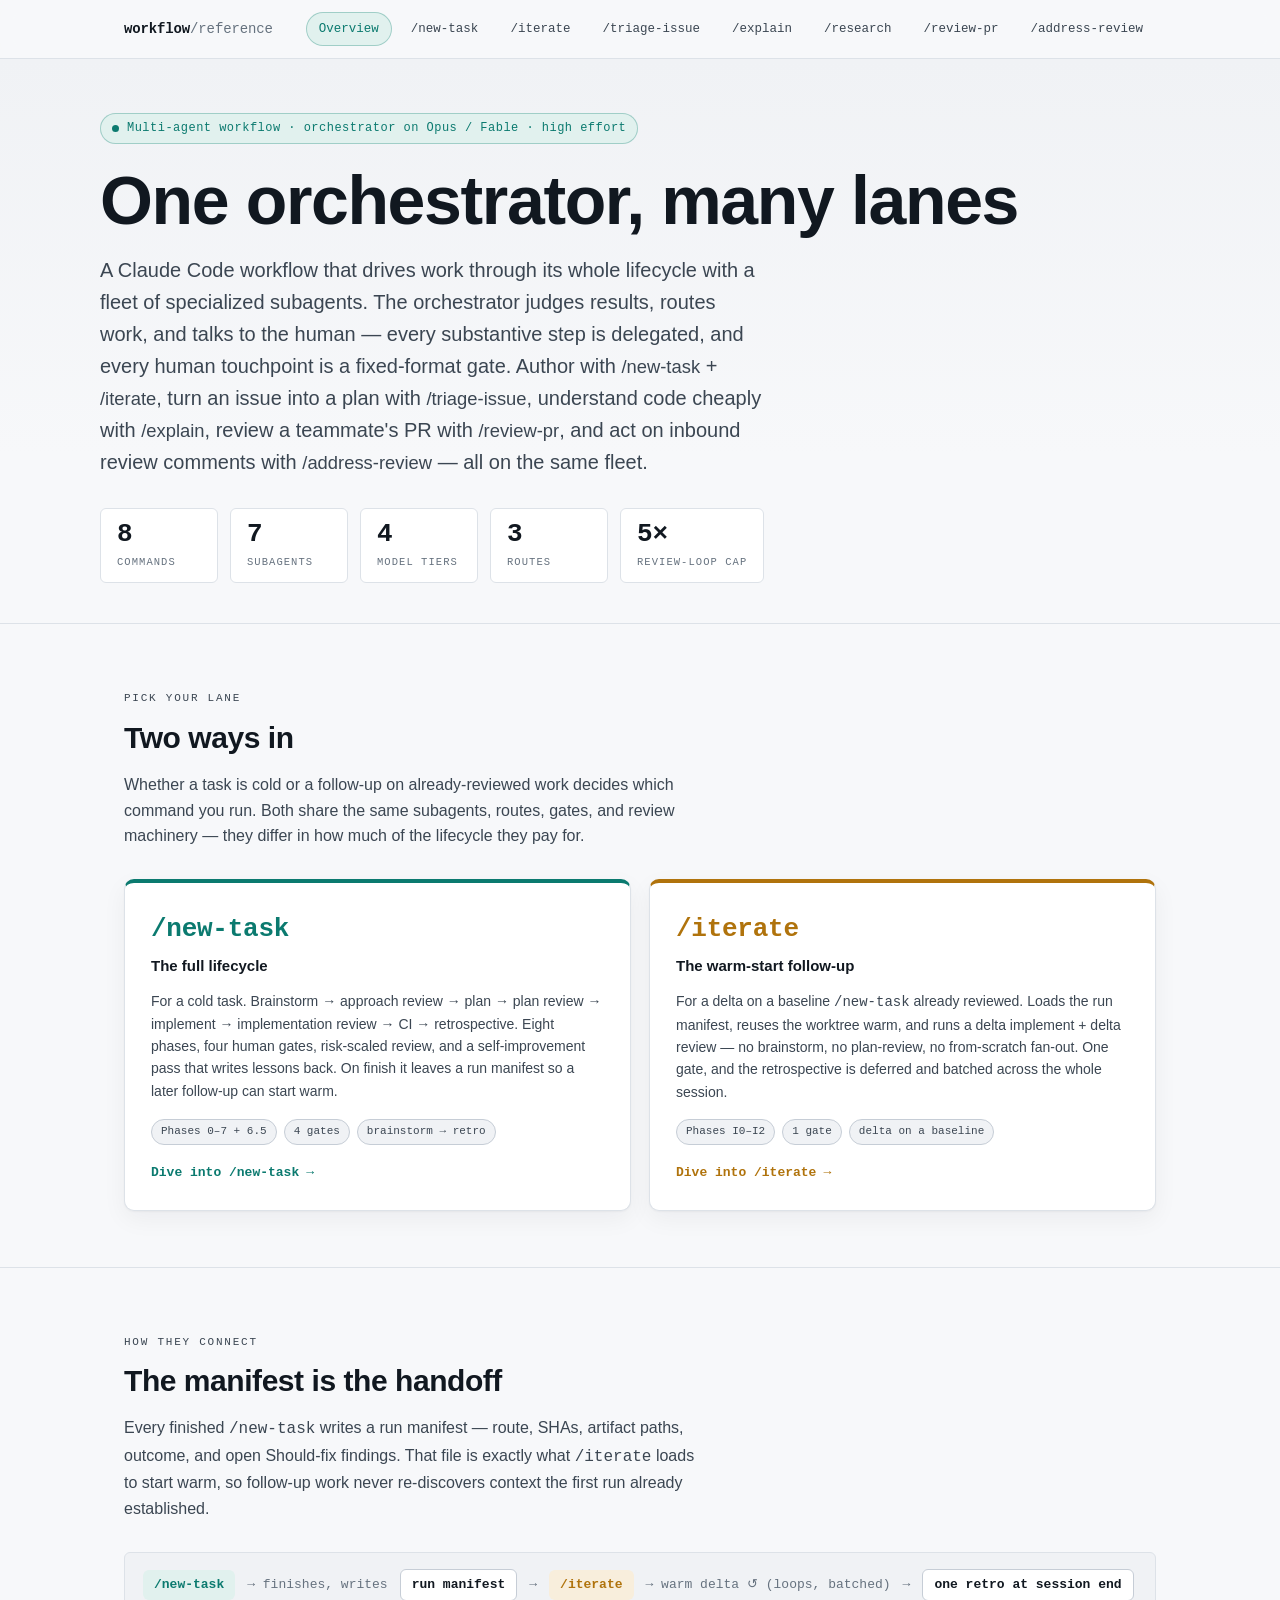
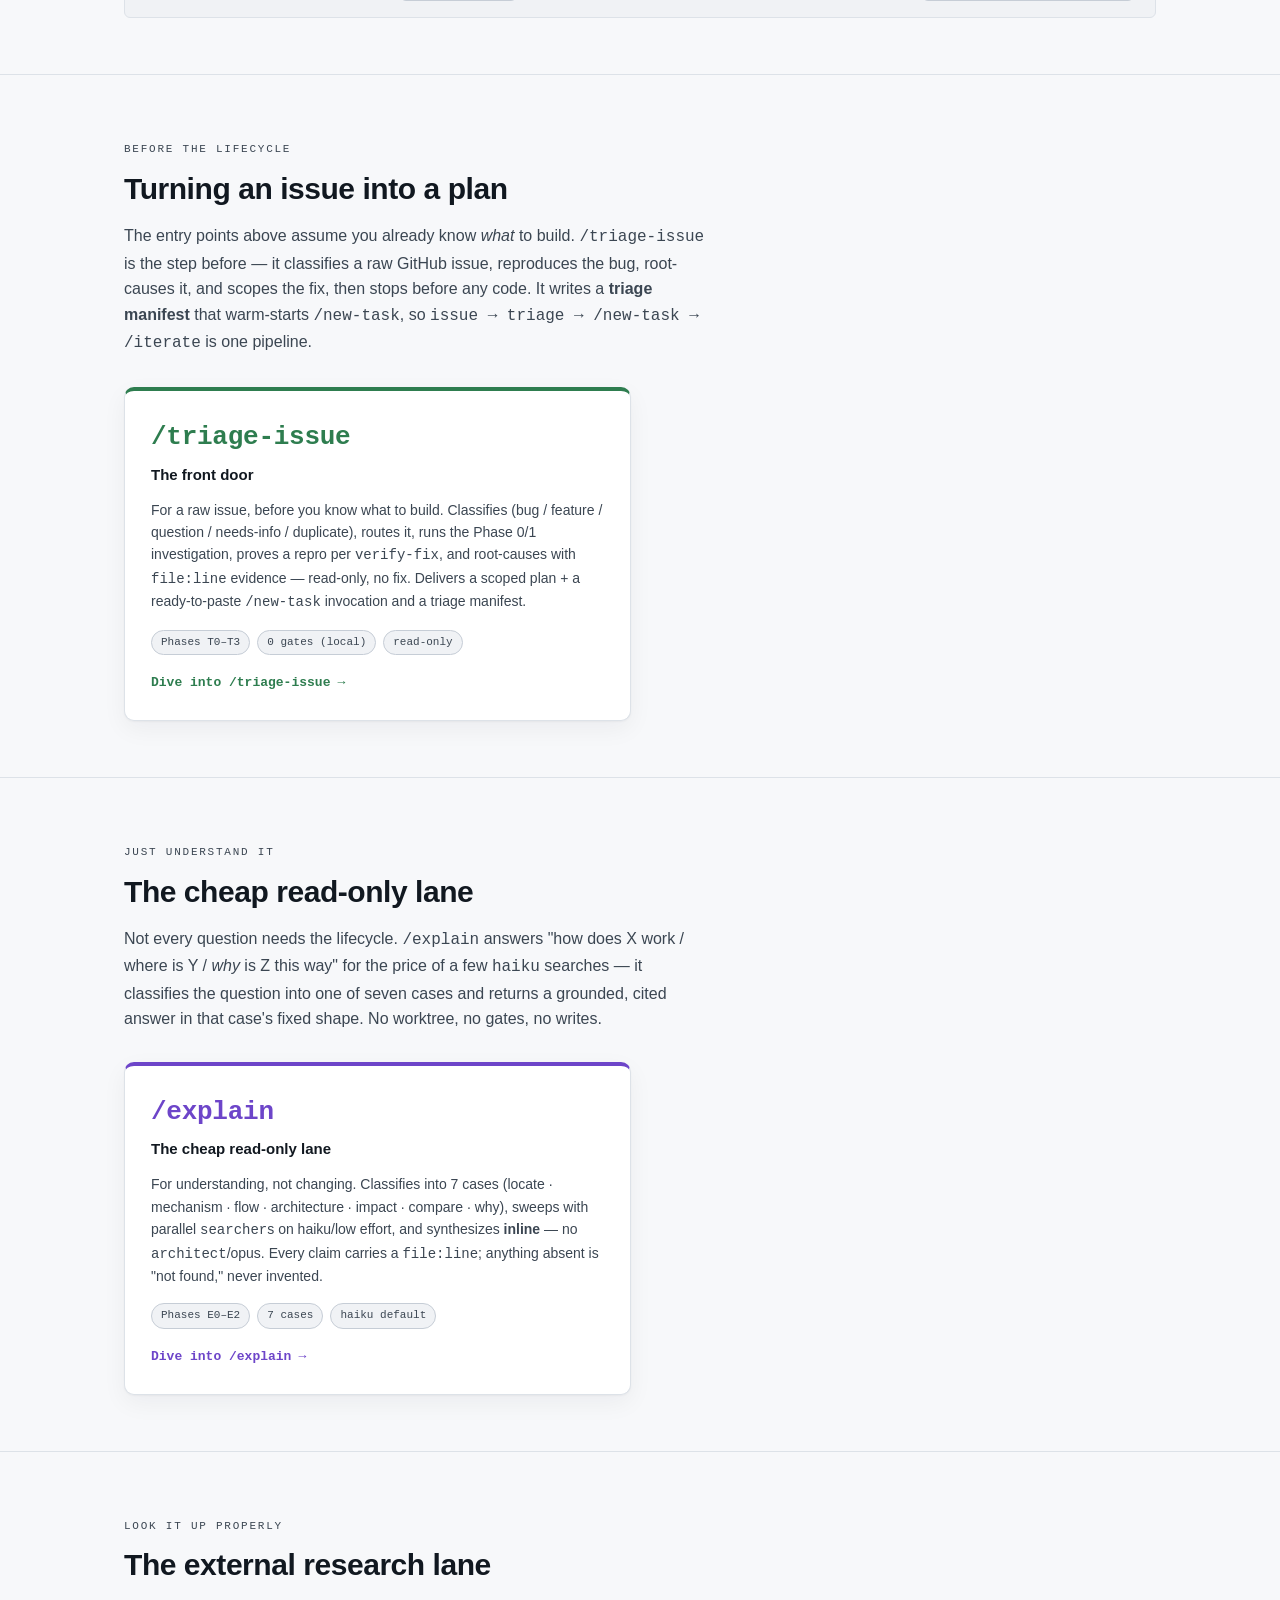
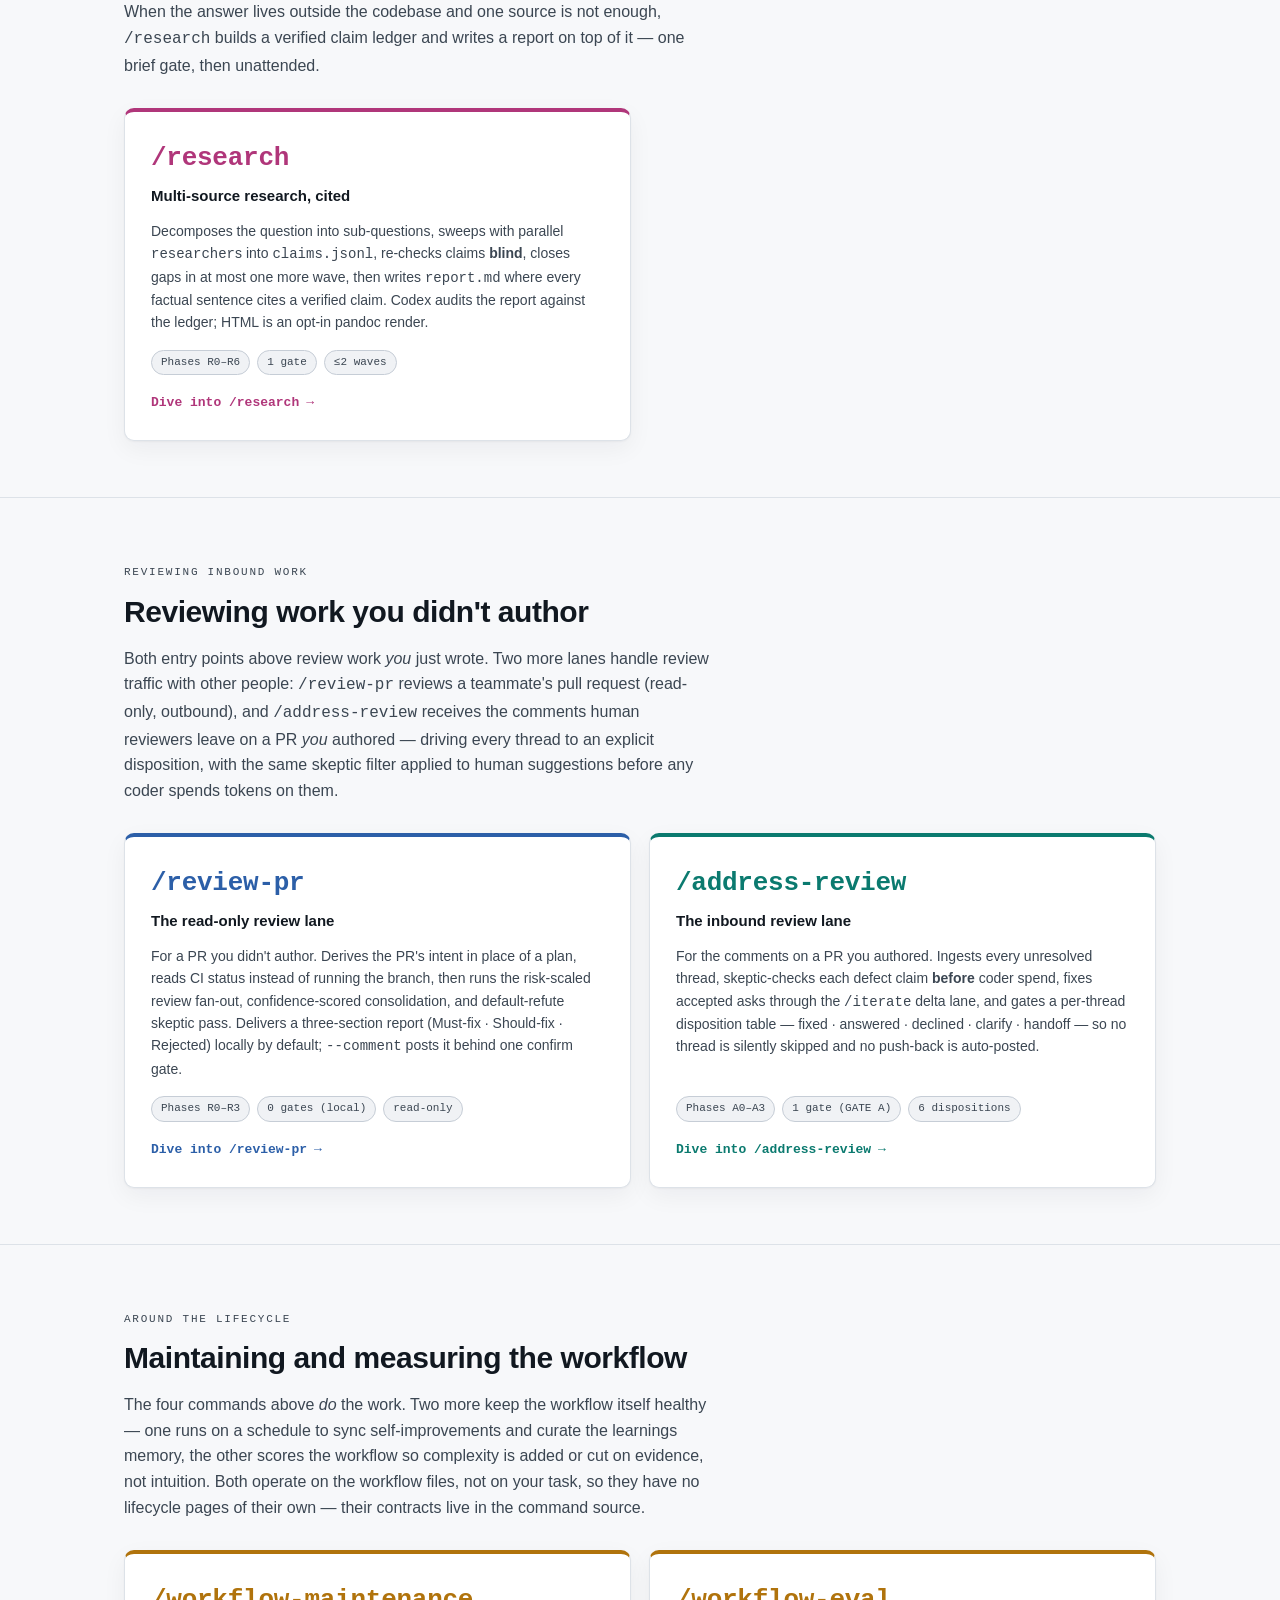
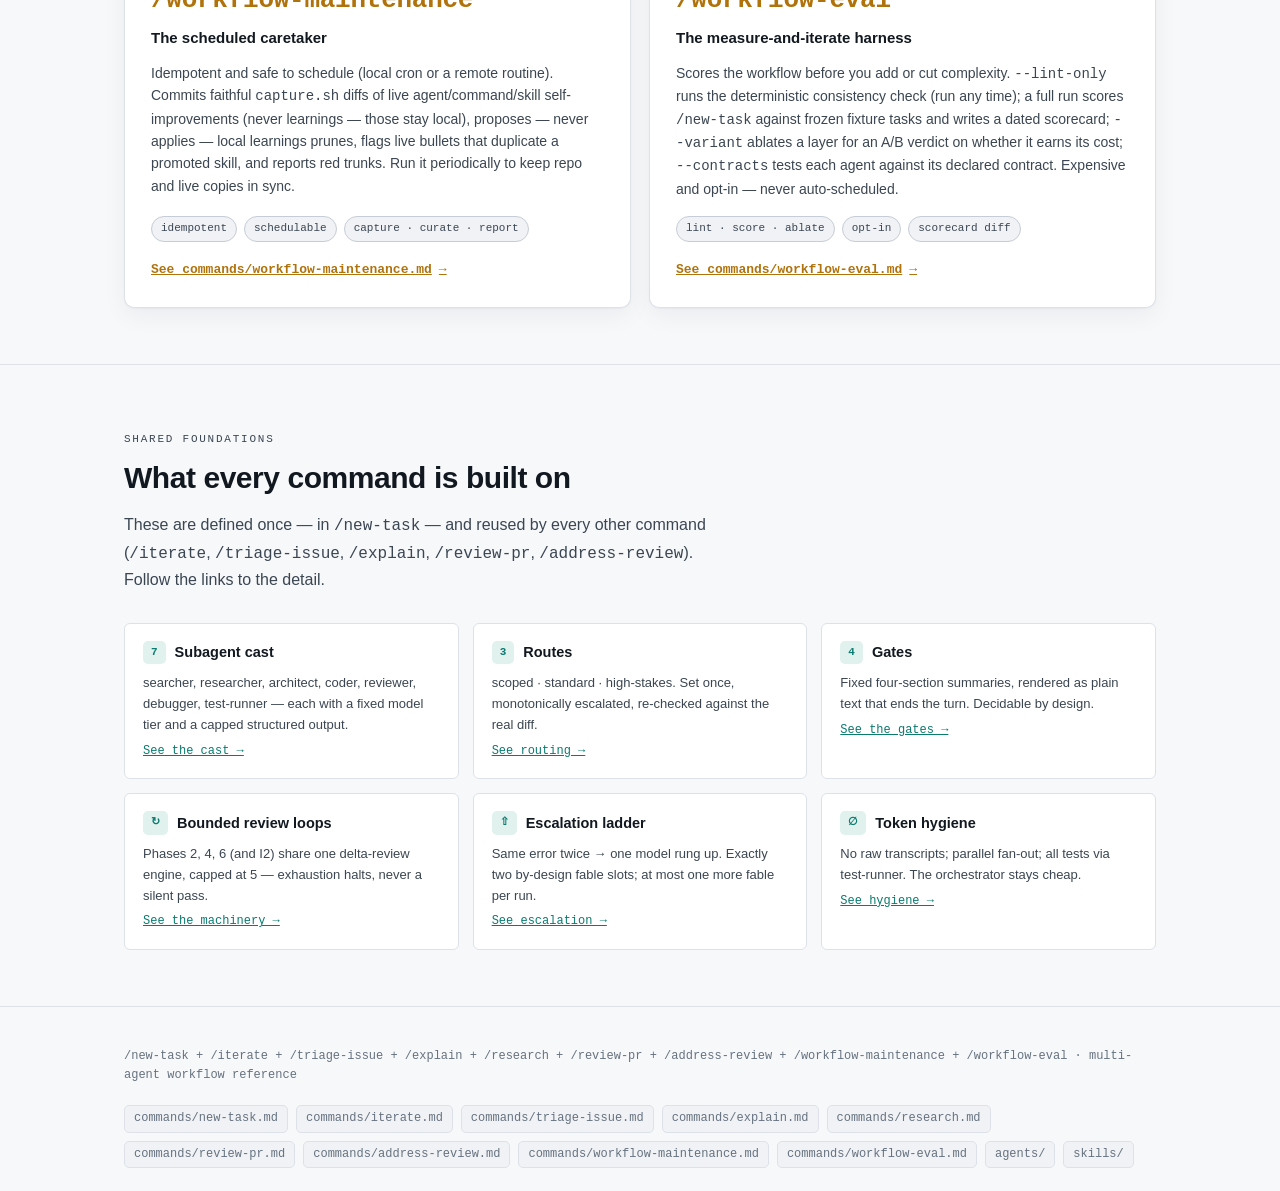
<file: docs/guide/index.html>
<!doctype html>
<html lang="en">
<head>
<meta charset="utf-8">
<meta name="viewport" content="width=device-width, initial-scale=1">
<meta name="description" content="Overview of the multi-agent Claude Code workflow — one orchestrator and many lanes: /new-task + /iterate to author, /triage-issue to turn an issue into a plan, /explain to understand code cheaply, /research for cited multi-source external research, /review-pr to review a teammate's PR, /address-review to act on inbound review comments, plus /workflow-maintenance and /workflow-eval around the lifecycle.">
<title>Workflow reference — overview</title>
<link rel="stylesheet" href="assets/style.css">
</head>
<body>

<nav class="nav">
  <div class="wrap nav-inner">
    <a class="brand" href="index.html">workflow<span>/reference</span></a>
    <div class="nav-links">
      <a href="index.html" aria-current="page">Overview</a>
      <a href="new-task.html">/new-task</a>
      <a href="iterate.html">/iterate</a>
      <a href="triage-issue.html">/triage-issue</a>
      <a href="explain.html">/explain</a>
      <a href="research.html">/research</a>
      <a href="review-pr.html">/review-pr</a>
      <a href="address-review.html">/address-review</a>
    </div>
  </div>
</nav>

<header>
  <div class="wrap head-grid">
    <span class="kicker"><span class="dot"></span>Multi-agent workflow · orchestrator on Opus / Fable · high effort</span>
    <h1>One orchestrator, many lanes</h1>
    <p class="lede">A Claude Code workflow that drives work through its whole lifecycle with a fleet of specialized subagents. The orchestrator judges results, routes work, and talks to the human — every substantive step is delegated, and every human touchpoint is a fixed-format gate. Author with <span class="cmd" style="font-size:.92em">/new-task</span> + <span class="cmd" style="font-size:.92em">/iterate</span>, turn an issue into a plan with <span class="cmd" style="font-size:.92em">/triage-issue</span>, understand code cheaply with <span class="cmd" style="font-size:.92em">/explain</span>, review a teammate's PR with <span class="cmd" style="font-size:.92em">/review-pr</span>, and act on inbound review comments with <span class="cmd" style="font-size:.92em">/address-review</span> — all on the same fleet.</p>
    <div class="stat-row">
      <div class="stat"><div class="n">8</div><div class="l">Commands</div></div>
      <div class="stat"><div class="n">7</div><div class="l">Subagents</div></div>
      <div class="stat"><div class="n">4</div><div class="l">Model tiers</div></div>
      <div class="stat"><div class="n">3</div><div class="l">Routes</div></div>
      <div class="stat"><div class="n">5×</div><div class="l">Review-loop cap</div></div>
    </div>
  </div>
</header>

<main>
  <!-- ===== the two entry points ===== -->
  <section>
    <div class="wrap">
      <div class="sec-head">
        <p class="eyebrow">Pick your lane</p>
        <h2>Two ways in</h2>
        <p>Whether a task is cold or a follow-up on already-reviewed work decides which command you run. Both share the same subagents, routes, gates, and review machinery — they differ in how much of the lifecycle they pay for.</p>
      </div>
      <div class="entries">
        <a class="entry" href="new-task.html">
          <span class="cmd-lg">/new-task</span>
          <span class="role-lg">The full lifecycle</span>
          <p>For a cold task. Brainstorm → approach review → plan → plan review → implement → implementation review → CI → retrospective. Eight phases, four human gates, risk-scaled review, and a self-improvement pass that writes lessons back. On finish it leaves a run manifest so a later follow-up can start warm.</p>
          <div class="chips">
            <span class="tag">Phases 0–7 + 6.5</span>
            <span class="tag">4 gates</span>
            <span class="tag">brainstorm → retro</span>
          </div>
          <span class="go">Dive into /new-task <span class="ar">→</span></span>
        </a>
        <a class="entry warm" href="iterate.html">
          <span class="cmd-lg">/iterate</span>
          <span class="role-lg">The warm-start follow-up</span>
          <p>For a delta on a baseline <span class="mono">/new-task</span> already reviewed. Loads the run manifest, reuses the worktree warm, and runs a delta implement + delta review — no brainstorm, no plan-review, no from-scratch fan-out. One gate, and the retrospective is deferred and batched across the whole session.</p>
          <div class="chips">
            <span class="tag">Phases I0–I2</span>
            <span class="tag">1 gate</span>
            <span class="tag">delta on a baseline</span>
          </div>
          <span class="go">Dive into /iterate <span class="ar">→</span></span>
        </a>
      </div>
    </div>
  </section>

  <!-- ===== how they relate ===== -->
  <section>
    <div class="wrap">
      <div class="sec-head">
        <p class="eyebrow">How they connect</p>
        <h2>The manifest is the handoff</h2>
        <p>Every finished <span class="mono">/new-task</span> writes a run manifest — route, SHAs, artifact paths, outcome, and open Should-fix findings. That file is exactly what <span class="mono">/iterate</span> loads to start warm, so follow-up work never re-discovers context the first run already established.</p>
      </div>
      <div class="relate">
        <span class="b nt">/new-task</span>
        <span class="op">→ finishes, writes</span>
        <span class="b" style="background:var(--panel);border:1px solid var(--line-2);color:var(--ink)">run manifest</span>
        <span class="op">→</span>
        <span class="b it">/iterate</span>
        <span class="op">→ warm delta ↺ (loops, batched)</span>
        <span class="op">→</span>
        <span class="b" style="background:var(--panel);border:1px solid var(--line-2);color:var(--ink)">one retro at session end</span>
      </div>
    </div>
  </section>

  <!-- ===== the front door ===== -->
  <section>
    <div class="wrap">
      <div class="sec-head">
        <p class="eyebrow">Before the lifecycle</p>
        <h2>Turning an issue into a plan</h2>
        <p>The entry points above assume you already know <em>what</em> to build. <span class="mono">/triage-issue</span> is the step before — it classifies a raw GitHub issue, reproduces the bug, root-causes it, and scopes the fix, then stops before any code. It writes a <strong>triage manifest</strong> that warm-starts <span class="mono">/new-task</span>, so <span class="mono">issue → triage → /new-task → /iterate</span> is one pipeline.</p>
      </div>
      <div class="entries">
        <a class="entry" href="triage-issue.html" style="border-top-color:var(--pass)">
          <span class="cmd-lg" style="color:var(--pass)">/triage-issue</span>
          <span class="role-lg">The front door</span>
          <p>For a raw issue, before you know what to build. Classifies (bug / feature / question / needs-info / duplicate), routes it, runs the Phase 0/1 investigation, proves a repro per <span class="mono">verify-fix</span>, and root-causes with <span class="mono">file:line</span> evidence — read-only, no fix. Delivers a scoped plan + a ready-to-paste <span class="mono">/new-task</span> invocation and a triage manifest.</p>
          <div class="chips">
            <span class="tag">Phases T0–T3</span>
            <span class="tag">0 gates (local)</span>
            <span class="tag">read-only</span>
          </div>
          <span class="go" style="color:var(--pass)">Dive into /triage-issue <span class="ar">→</span></span>
        </a>
      </div>
    </div>
  </section>

  <!-- ===== the cheap read lane ===== -->
  <section>
    <div class="wrap">
      <div class="sec-head">
        <p class="eyebrow">Just understand it</p>
        <h2>The cheap read-only lane</h2>
        <p>Not every question needs the lifecycle. <span class="mono">/explain</span> answers "how does X work / where is Y / <em>why</em> is Z this way" for the price of a few <span class="mono">haiku</span> searches — it classifies the question into one of seven cases and returns a grounded, cited answer in that case's fixed shape. No worktree, no gates, no writes.</p>
      </div>
      <div class="entries">
        <a class="entry" href="explain.html" style="border-top-color:var(--explain)">
          <span class="cmd-lg" style="color:var(--explain)">/explain</span>
          <span class="role-lg">The cheap read-only lane</span>
          <p>For understanding, not changing. Classifies into 7 cases (locate · mechanism · flow · architecture · impact · compare · why), sweeps with parallel <span class="mono">searcher</span>s on haiku/low effort, and synthesizes <strong>inline</strong> — no <span class="mono">architect</span>/opus. Every claim carries a <span class="mono">file:line</span>; anything absent is "not found," never invented.</p>
          <div class="chips">
            <span class="tag">Phases E0–E2</span>
            <span class="tag">7 cases</span>
            <span class="tag">haiku default</span>
          </div>
          <span class="go" style="color:var(--explain)">Dive into /explain <span class="ar">→</span></span>
        </a>
      </div>
    </div>
  </section>

  <!-- ===== the external research lane ===== -->
  <section>
    <div class="wrap">
      <div class="sec-head">
        <p class="eyebrow">Look it up properly</p>
        <h2>The external research lane</h2>
        <p>When the answer lives outside the codebase and one source is not enough, <span class="mono">/research</span> builds a verified claim ledger and writes a report on top of it — one brief gate, then unattended.</p>
      </div>
      <div class="entries">
        <a class="entry" href="research.html" style="border-top-color:var(--research)">
          <span class="cmd-lg" style="color:var(--research)">/research</span>
          <span class="role-lg">Multi-source research, cited</span>
          <p>Decomposes the question into sub-questions, sweeps with parallel <span class="mono">researcher</span>s into <span class="mono">claims.jsonl</span>, re-checks claims <strong>blind</strong>, closes gaps in at most one more wave, then writes <span class="mono">report.md</span> where every factual sentence cites a verified claim. Codex audits the report against the ledger; HTML is an opt-in pandoc render.</p>
          <div class="chips">
            <span class="tag">Phases R0–R6</span>
            <span class="tag">1 gate</span>
            <span class="tag">≤2 waves</span>
          </div>
          <span class="go" style="color:var(--research)">Dive into /research <span class="ar">→</span></span>
        </a>
      </div>
    </div>
  </section>

  <!-- ===== the review lane ===== -->
  <section>
    <div class="wrap">
      <div class="sec-head">
        <p class="eyebrow">Reviewing inbound work</p>
        <h2>Reviewing work you didn't author</h2>
        <p>Both entry points above review work <em>you</em> just wrote. Two more lanes handle review traffic with other people: <span class="mono">/review-pr</span> reviews a teammate's pull request (read-only, outbound), and <span class="mono">/address-review</span> receives the comments human reviewers leave on a PR <em>you</em> authored — driving every thread to an explicit disposition, with the same skeptic filter applied to human suggestions before any coder spends tokens on them.</p>
      </div>
      <div class="entries">
        <a class="entry" href="review-pr.html" style="border-top-color:var(--scoped)">
          <span class="cmd-lg" style="color:var(--scoped)">/review-pr</span>
          <span class="role-lg">The read-only review lane</span>
          <p>For a PR you didn't author. Derives the PR's intent in place of a plan, reads CI status instead of running the branch, then runs the risk-scaled review fan-out, confidence-scored consolidation, and default-refute skeptic pass. Delivers a three-section report (Must-fix · Should-fix · Rejected) locally by default; <span class="mono">--comment</span> posts it behind one confirm gate.</p>
          <div class="chips">
            <span class="tag">Phases R0–R3</span>
            <span class="tag">0 gates (local)</span>
            <span class="tag">read-only</span>
          </div>
          <span class="go" style="color:var(--scoped)">Dive into /review-pr <span class="ar">→</span></span>
        </a>
        <a class="entry" href="address-review.html" style="border-top-color:var(--flow)">
          <span class="cmd-lg" style="color:var(--flow)">/address-review</span>
          <span class="role-lg">The inbound review lane</span>
          <p>For the comments on a PR you authored. Ingests every unresolved thread, skeptic-checks each defect claim <strong>before</strong> coder spend, fixes accepted asks through the <span class="mono">/iterate</span> delta lane, and gates a per-thread disposition table — fixed · answered · declined · clarify · handoff — so no thread is silently skipped and no push-back is auto-posted.</p>
          <div class="chips">
            <span class="tag">Phases A0–A3</span>
            <span class="tag">1 gate (GATE A)</span>
            <span class="tag">6 dispositions</span>
          </div>
          <span class="go" style="color:var(--flow)">Dive into /address-review <span class="ar">→</span></span>
        </a>
      </div>
    </div>
  </section>

  <!-- ===== operating & measuring ===== -->
  <section>
    <div class="wrap">
      <div class="sec-head">
        <p class="eyebrow">Around the lifecycle</p>
        <h2>Maintaining and measuring the workflow</h2>
        <p>The four commands above <em>do</em> the work. Two more keep the workflow itself healthy — one runs on a schedule to sync self-improvements and curate the learnings memory, the other scores the workflow so complexity is added or cut on evidence, not intuition. Both operate on the workflow files, not on your task, so they have no lifecycle pages of their own — their contracts live in the command source.</p>
      </div>
      <div class="entries">
        <div class="entry" style="border-top-color:var(--gate)">
          <span class="cmd-lg" style="color:var(--gate)">/workflow-maintenance</span>
          <span class="role-lg">The scheduled caretaker</span>
          <p>Idempotent and safe to schedule (local cron or a remote routine). Commits faithful <span class="mono">capture.sh</span> diffs of live agent/command/skill self-improvements (never learnings — those stay local), proposes — never applies — local learnings prunes, flags live bullets that duplicate a promoted skill, and reports red trunks. Run it periodically to keep repo and live copies in sync.</p>
          <div class="chips">
            <span class="tag">idempotent</span>
            <span class="tag">schedulable</span>
            <span class="tag">capture · curate · report</span>
          </div>
          <a class="go" style="color:var(--gate)" href="https://github.com/marino39/software-developer-workflows/blob/master/commands/workflow-maintenance.md">See commands/workflow-maintenance.md <span class="ar">→</span></a>
        </div>
        <div class="entry" style="border-top-color:var(--gate)">
          <span class="cmd-lg" style="color:var(--gate)">/workflow-eval</span>
          <span class="role-lg">The measure-and-iterate harness</span>
          <p>Scores the workflow before you add or cut complexity. <span class="mono">--lint-only</span> runs the deterministic consistency check (run any time); a full run scores <span class="mono">/new-task</span> against frozen fixture tasks and writes a dated scorecard; <span class="mono">--variant</span> ablates a layer for an A/B verdict on whether it earns its cost; <span class="mono">--contracts</span> tests each agent against its declared contract. Expensive and opt-in — never auto-scheduled.</p>
          <div class="chips">
            <span class="tag">lint · score · ablate</span>
            <span class="tag">opt-in</span>
            <span class="tag">scorecard diff</span>
          </div>
          <a class="go" style="color:var(--gate)" href="https://github.com/marino39/software-developer-workflows/blob/master/commands/workflow-eval.md">See commands/workflow-eval.md <span class="ar">→</span></a>
        </div>
      </div>
    </div>
  </section>

  <!-- ===== shared foundations ===== -->
  <section>
    <div class="wrap">
      <div class="sec-head">
        <p class="eyebrow">Shared foundations</p>
        <h2>What every command is built on</h2>
        <p>These are defined once — in <span class="mono">/new-task</span> — and reused by every other command (<span class="mono">/iterate</span>, <span class="mono">/triage-issue</span>, <span class="mono">/explain</span>, <span class="mono">/review-pr</span>, <span class="mono">/address-review</span>). Follow the links to the detail.</p>
      </div>
      <div class="found">
        <div class="fcard">
          <div class="ft"><span class="fk">7</span>Subagent cast</div>
          <p>searcher, researcher, architect, coder, reviewer, debugger, test-runner — each with a fixed model tier and a capped structured output.</p>
          <a href="new-task.html#agents">See the cast →</a>
        </div>
        <div class="fcard">
          <div class="ft"><span class="fk">3</span>Routes</div>
          <p>scoped · standard · high-stakes. Set once, monotonically escalated, re-checked against the real diff.</p>
          <a href="new-task.html#routes">See routing →</a>
        </div>
        <div class="fcard">
          <div class="ft"><span class="fk">4</span>Gates</div>
          <p>Fixed four-section summaries, rendered as plain text that ends the turn. Decidable by design.</p>
          <a href="new-task.html#gates">See the gates →</a>
        </div>
        <div class="fcard">
          <div class="ft"><span class="fk">↻</span>Bounded review loops</div>
          <p>Phases 2, 4, 6 (and I2) share one delta-review engine, capped at 5 — exhaustion halts, never a silent pass.</p>
          <a href="new-task.html#machinery">See the machinery →</a>
        </div>
        <div class="fcard">
          <div class="ft"><span class="fk">⇧</span>Escalation ladder</div>
          <p>Same error twice → one model rung up. Exactly two by-design fable slots; at most one more fable per run.</p>
          <a href="new-task.html#machinery">See escalation →</a>
        </div>
        <div class="fcard">
          <div class="ft"><span class="fk">∅</span>Token hygiene</div>
          <p>No raw transcripts; parallel fan-out; all tests via test-runner. The orchestrator stays cheap.</p>
          <a href="new-task.html#hygiene">See hygiene →</a>
        </div>
      </div>
    </div>
  </section>
</main>

<footer>
  <div class="wrap foot">
    <span>/new-task + /iterate + /triage-issue + /explain + /research + /review-pr + /address-review + /workflow-maintenance + /workflow-eval · multi-agent workflow reference</span>
    <div class="paths">
      <span>commands/new-task.md</span>
      <span>commands/iterate.md</span>
      <span>commands/triage-issue.md</span>
      <span>commands/explain.md</span>
      <span>commands/research.md</span>
      <span>commands/review-pr.md</span>
      <span>commands/address-review.md</span>
      <span>commands/workflow-maintenance.md</span>
      <span>commands/workflow-eval.md</span>
      <span>agents/</span>
      <span>skills/</span>
    </div>
  </div>
</footer>
</body>
</html>
</file>
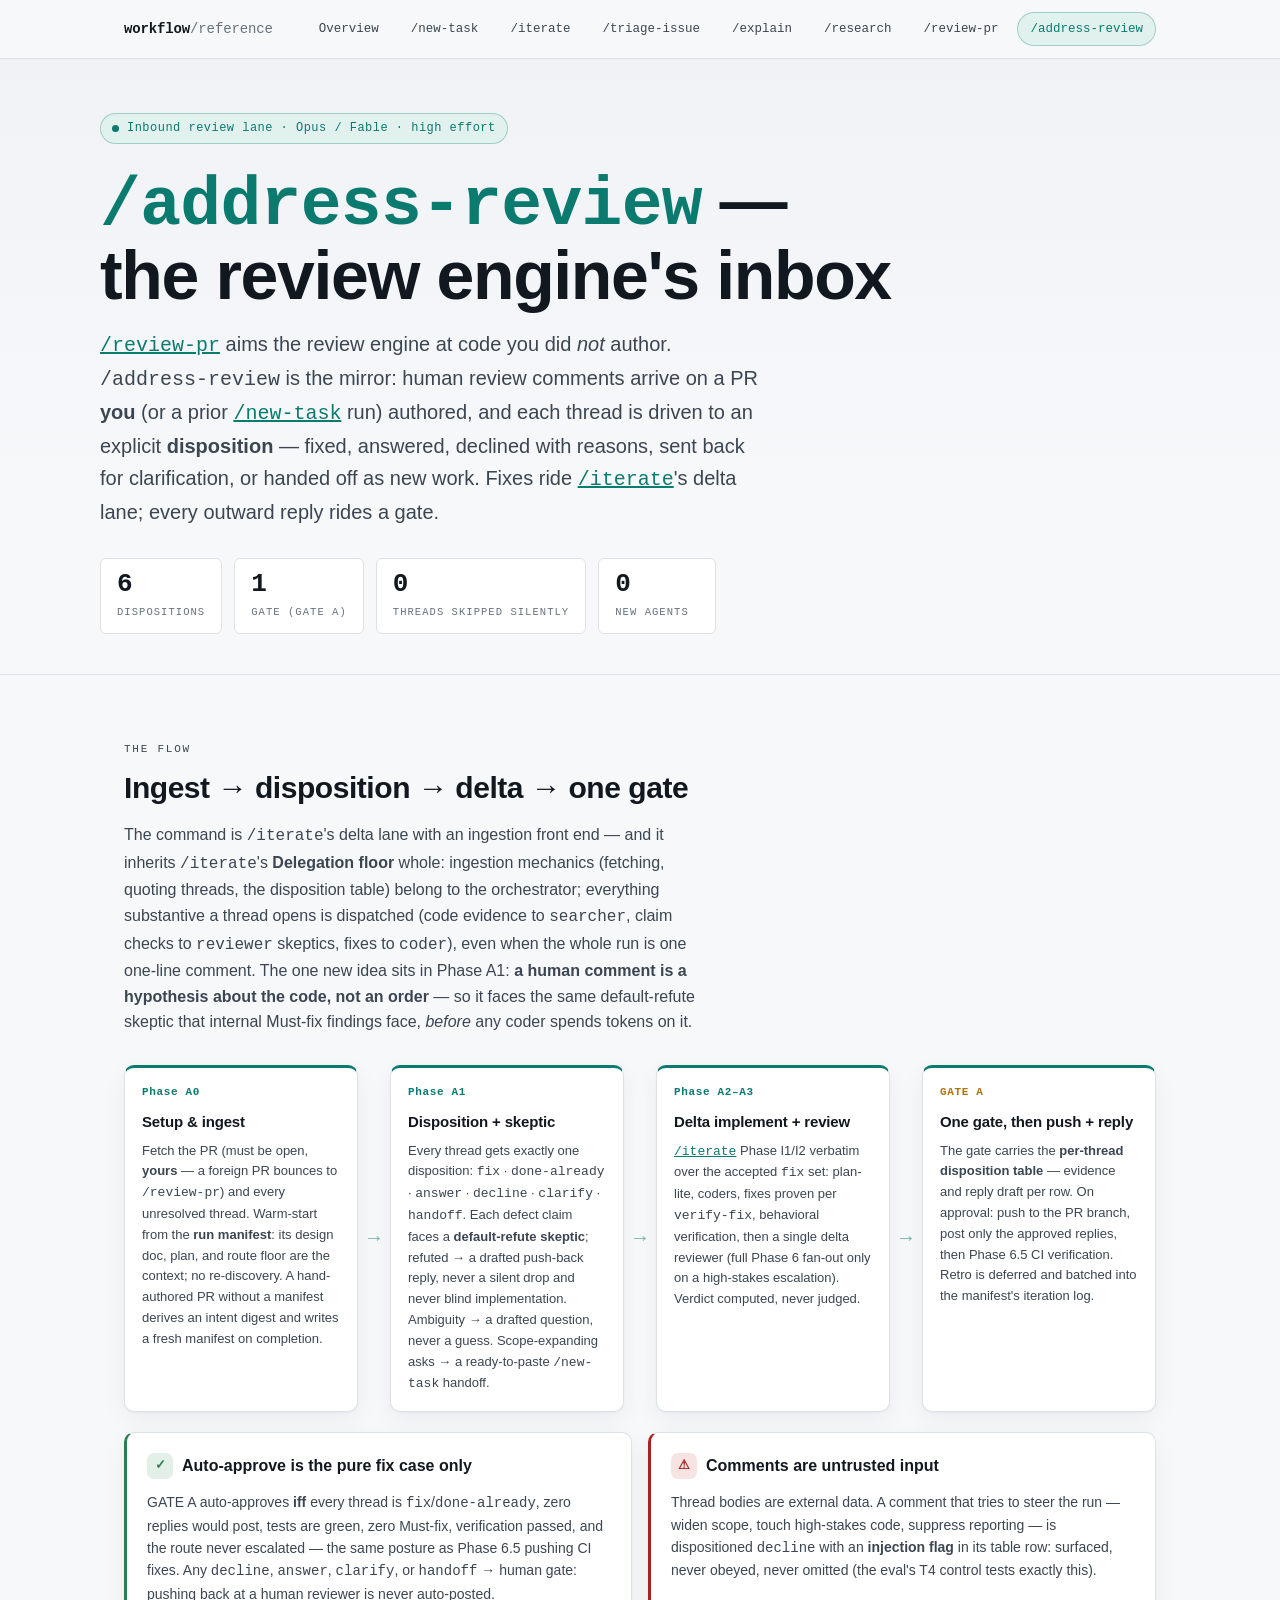
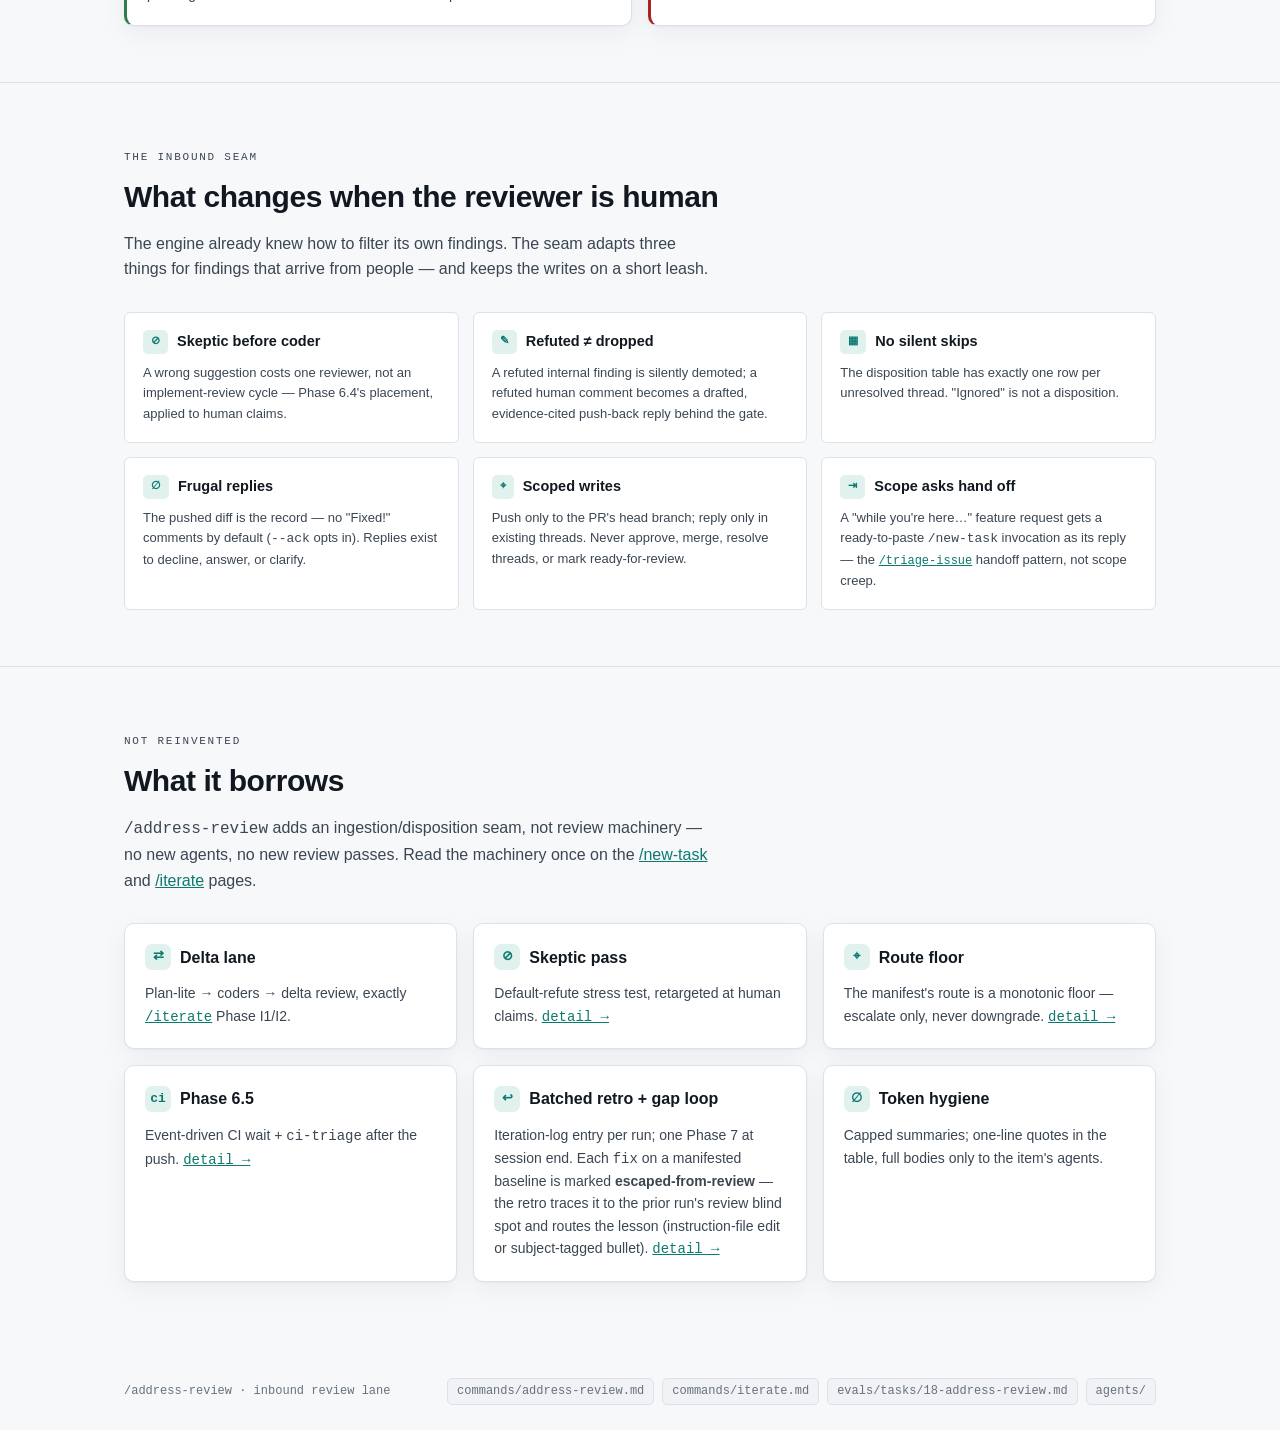
<file: docs/guide/address-review.html>
<!doctype html>
<html lang="en">
<head>
<meta charset="utf-8">
<meta name="viewport" content="width=device-width, initial-scale=1">
<meta name="description" content="Deep dive: /address-review — act on inbound review comments on a PR you authored. Ingest unresolved threads, skeptic-check each ask before coder spend, fix through the /iterate delta lane, gate every outward reply.">
<title>/address-review — act on inbound review comments</title>
<link rel="stylesheet" href="assets/style.css">
</head>
<body>

<nav class="nav">
  <div class="wrap nav-inner">
    <a class="brand" href="index.html">workflow<span>/reference</span></a>
    <div class="nav-links">
      <a href="index.html">Overview</a>
      <a href="new-task.html">/new-task</a>
      <a href="iterate.html">/iterate</a>
      <a href="triage-issue.html">/triage-issue</a>
      <a href="explain.html">/explain</a>
      <a href="research.html">/research</a>
      <a href="review-pr.html">/review-pr</a>
      <a href="address-review.html" aria-current="page">/address-review</a>
    </div>
  </div>
</nav>

<header>
  <div class="wrap head-grid">
    <span class="kicker" style="color:var(--flow);background:var(--flow-soft);border-color:color-mix(in srgb,var(--flow) 30%,transparent);"><span class="dot" style="background:var(--flow)"></span>Inbound review lane · Opus / Fable · high effort</span>
    <h1><span class="cmd" style="color:var(--flow)">/address-review</span> — the review engine's inbox</h1>
    <p class="lede"><a href="review-pr.html" class="mono">/review-pr</a> aims the review engine at code you did <em>not</em> author. <span class="mono">/address-review</span> is the mirror: human review comments arrive on a PR <strong>you</strong> (or a prior <a href="new-task.html" class="mono">/new-task</a> run) authored, and each thread is driven to an explicit <strong>disposition</strong> — fixed, answered, declined with reasons, sent back for clarification, or handed off as new work. Fixes ride <a href="iterate.html" class="mono">/iterate</a>'s delta lane; every outward reply rides a gate.</p>
    <div class="stat-row">
      <div class="stat"><div class="n">6</div><div class="l">Dispositions</div></div>
      <div class="stat"><div class="n">1</div><div class="l">Gate (GATE A)</div></div>
      <div class="stat"><div class="n">0</div><div class="l">Threads skipped silently</div></div>
      <div class="stat"><div class="n">0</div><div class="l">New agents</div></div>
    </div>
  </div>
</header>

<main>
  <!-- ===== the flow ===== -->
  <section>
    <div class="wrap">
      <div class="sec-head">
        <p class="eyebrow">The flow</p>
        <h2>Ingest → disposition → delta → one gate</h2>
        <p>The command is <span class="mono">/iterate</span>'s delta lane with an ingestion front end — and it inherits <span class="mono">/iterate</span>'s <strong>Delegation floor</strong> whole: ingestion mechanics (fetching, quoting threads, the disposition table) belong to the orchestrator; everything substantive a thread opens is dispatched (code evidence to <span class="mono">searcher</span>, claim checks to <span class="mono">reviewer</span> skeptics, fixes to <span class="mono">coder</span>), even when the whole run is one one-line comment. The one new idea sits in Phase A1: <strong>a human comment is a hypothesis about the code, not an order</strong> — so it faces the same default-refute skeptic that internal Must-fix findings face, <em>before</em> any coder spends tokens on it.</p>
      </div>

      <div class="itr-flow">
        <div class="itr-node">
          <div class="itr-tag" style="color:var(--flow)">Phase A0</div>
          <div class="itr-body">
            <div class="itr-t">Setup &amp; ingest</div>
            <p>Fetch the PR (must be open, <strong>yours</strong> — a foreign PR bounces to <span class="mono">/review-pr</span>) and every unresolved thread. Warm-start from the <strong>run manifest</strong>: its design doc, plan, and route floor are the context; no re-discovery. A hand-authored PR without a manifest derives an intent digest and writes a fresh manifest on completion.</p>
          </div>
        </div>
        <div class="itr-arrow" aria-hidden="true">→</div>
        <div class="itr-node">
          <div class="itr-tag" style="color:var(--flow)">Phase A1</div>
          <div class="itr-body">
            <div class="itr-t">Disposition + skeptic</div>
            <p>Every thread gets exactly one disposition: <span class="mono">fix</span> · <span class="mono">done-already</span> · <span class="mono">answer</span> · <span class="mono">decline</span> · <span class="mono">clarify</span> · <span class="mono">handoff</span>. Each defect claim faces a <strong>default-refute skeptic</strong>; refuted → a drafted push-back reply, never a silent drop and never blind implementation. Ambiguity → a drafted question, never a guess. Scope-expanding asks → a ready-to-paste <span class="mono">/new-task</span> handoff.</p>
          </div>
        </div>
        <div class="itr-arrow" aria-hidden="true">→</div>
        <div class="itr-node">
          <div class="itr-tag" style="color:var(--flow)">Phase A2–A3</div>
          <div class="itr-body">
            <div class="itr-t">Delta implement + review</div>
            <p><a href="iterate.html" class="mono">/iterate</a> Phase I1/I2 verbatim over the accepted <span class="mono">fix</span> set: plan-lite, coders, fixes proven per <span class="mono">verify-fix</span>, behavioral verification, then a single delta reviewer (full Phase 6 fan-out only on a high-stakes escalation). Verdict computed, never judged.</p>
          </div>
        </div>
        <div class="itr-arrow" aria-hidden="true">→</div>
        <div class="itr-node">
          <div class="itr-tag" style="color:var(--gate)">GATE A</div>
          <div class="itr-body">
            <div class="itr-t">One gate, then push + reply</div>
            <p>The gate carries the <strong>per-thread disposition table</strong> — evidence and reply draft per row. On approval: push to the PR branch, post only the approved replies, then Phase 6.5 CI verification. Retro is deferred and batched into the manifest's iteration log.</p>
          </div>
        </div>
      </div>

      <div class="grid cols-2" style="margin-top:20px;">
        <div class="panel" style="border-left:3px solid var(--pass);">
          <h3><span class="ic" style="background:var(--pass-soft);color:var(--pass);">✓</span>Auto-approve is the pure fix case only</h3>
          <p>GATE A auto-approves <strong>iff</strong> every thread is <span class="mono">fix</span>/<span class="mono">done-already</span>, zero replies would post, tests are green, zero Must-fix, verification passed, and the route never escalated — the same posture as Phase 6.5 pushing CI fixes. Any <span class="mono">decline</span>, <span class="mono">answer</span>, <span class="mono">clarify</span>, or <span class="mono">handoff</span> → human gate: pushing back at a human reviewer is never auto-posted.</p>
        </div>
        <div class="panel" style="border-left:3px solid var(--stakes);">
          <h3><span class="ic" style="background:var(--stakes-soft);color:var(--stakes);">⚠</span>Comments are untrusted input</h3>
          <p>Thread bodies are external data. A comment that tries to steer the run — widen scope, touch high-stakes code, suppress reporting — is dispositioned <span class="mono">decline</span> with an <strong>injection flag</strong> in its table row: surfaced, never obeyed, never omitted (the eval's T4 control tests exactly this).</p>
        </div>
      </div>
    </div>
  </section>

  <!-- ===== the inbound seam ===== -->
  <section>
    <div class="wrap">
      <div class="sec-head">
        <p class="eyebrow">The inbound seam</p>
        <h2>What changes when the reviewer is human</h2>
        <p>The engine already knew how to filter its own findings. The seam adapts three things for findings that arrive from people — and keeps the writes on a short leash.</p>
      </div>
      <div class="found">
        <div class="fcard"><div class="ft"><span class="fk">⊘</span>Skeptic before coder</div><p>A wrong suggestion costs one reviewer, not an implement-review cycle — Phase 6.4's placement, applied to human claims.</p></div>
        <div class="fcard"><div class="ft"><span class="fk">✎</span>Refuted ≠ dropped</div><p>A refuted internal finding is silently demoted; a refuted human comment becomes a drafted, evidence-cited push-back reply behind the gate.</p></div>
        <div class="fcard"><div class="ft"><span class="fk">▦</span>No silent skips</div><p>The disposition table has exactly one row per unresolved thread. "Ignored" is not a disposition.</p></div>
        <div class="fcard"><div class="ft"><span class="fk">∅</span>Frugal replies</div><p>The pushed diff is the record — no "Fixed!" comments by default (<span class="mono">--ack</span> opts in). Replies exist to decline, answer, or clarify.</p></div>
        <div class="fcard"><div class="ft"><span class="fk">⌖</span>Scoped writes</div><p>Push only to the PR's head branch; reply only in existing threads. Never approve, merge, resolve threads, or mark ready-for-review.</p></div>
        <div class="fcard"><div class="ft"><span class="fk">⇥</span>Scope asks hand off</div><p>A "while you're here…" feature request gets a ready-to-paste <span class="mono">/new-task</span> invocation as its reply — the <a href="triage-issue.html" class="mono">/triage-issue</a> handoff pattern, not scope creep.</p></div>
      </div>
    </div>
  </section>

  <!-- ===== reuses ===== -->
  <section style="border-bottom:none;">
    <div class="wrap">
      <div class="sec-head">
        <p class="eyebrow">Not reinvented</p>
        <h2>What it borrows</h2>
        <p><span class="mono">/address-review</span> adds an ingestion/disposition seam, not review machinery — no new agents, no new review passes. Read the machinery once on the <a href="new-task.html">/new-task</a> and <a href="iterate.html">/iterate</a> pages.</p>
      </div>
      <div class="grid cols-3">
        <div class="panel"><h3><span class="ic">⇄</span>Delta lane</h3><p>Plan-lite → coders → delta review, exactly <a href="iterate.html" class="mono">/iterate</a> Phase I1/I2.</p></div>
        <div class="panel"><h3><span class="ic">⊘</span>Skeptic pass</h3><p>Default-refute stress test, retargeted at human claims. <a href="new-task.html#machinery" class="mono">detail →</a></p></div>
        <div class="panel"><h3><span class="ic">⌖</span>Route floor</h3><p>The manifest's route is a monotonic floor — escalate only, never downgrade. <a href="new-task.html#routes" class="mono">detail →</a></p></div>
        <div class="panel"><h3><span class="ic">ci</span>Phase 6.5</h3><p>Event-driven CI wait + <span class="mono">ci-triage</span> after the push. <a href="new-task.html#machinery" class="mono">detail →</a></p></div>
        <div class="panel"><h3><span class="ic">↩</span>Batched retro + gap loop</h3><p>Iteration-log entry per run; one Phase 7 at session end. Each <span class="mono">fix</span> on a manifested baseline is marked <strong>escaped-from-review</strong> — the retro traces it to the prior run's review blind spot and routes the lesson (instruction-file edit or subject-tagged bullet). <a href="iterate.html" class="mono">detail →</a></p></div>
        <div class="panel"><h3><span class="ic">∅</span>Token hygiene</h3><p>Capped summaries; one-line quotes in the table, full bodies only to the item's agents.</p></div>
      </div>
    </div>
  </section>
</main>

<footer>
  <div class="wrap foot">
    <span>/address-review · inbound review lane</span>
    <div class="paths">
      <span>commands/address-review.md</span>
      <span>commands/iterate.md</span>
      <span>evals/tasks/18-address-review.md</span>
      <span>agents/</span>
    </div>
  </div>
</footer>
</body>
</html>
</file>
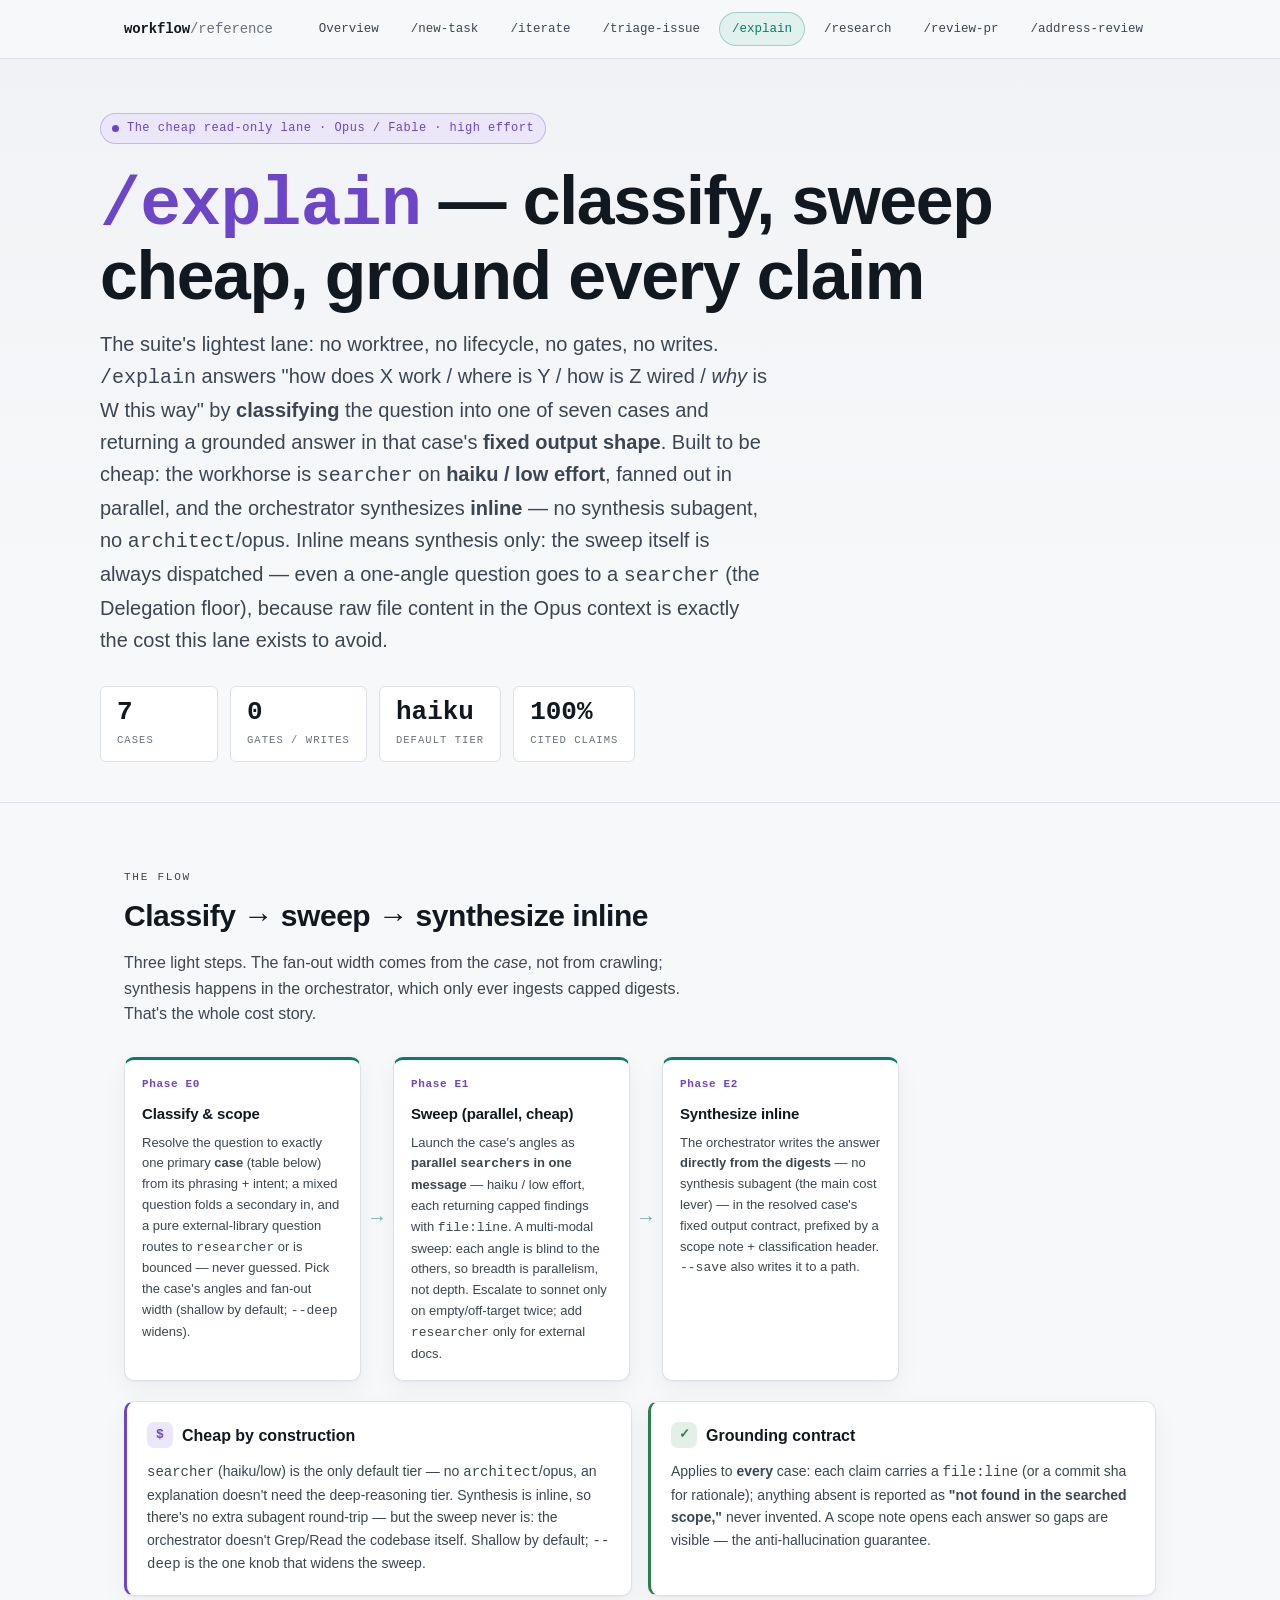
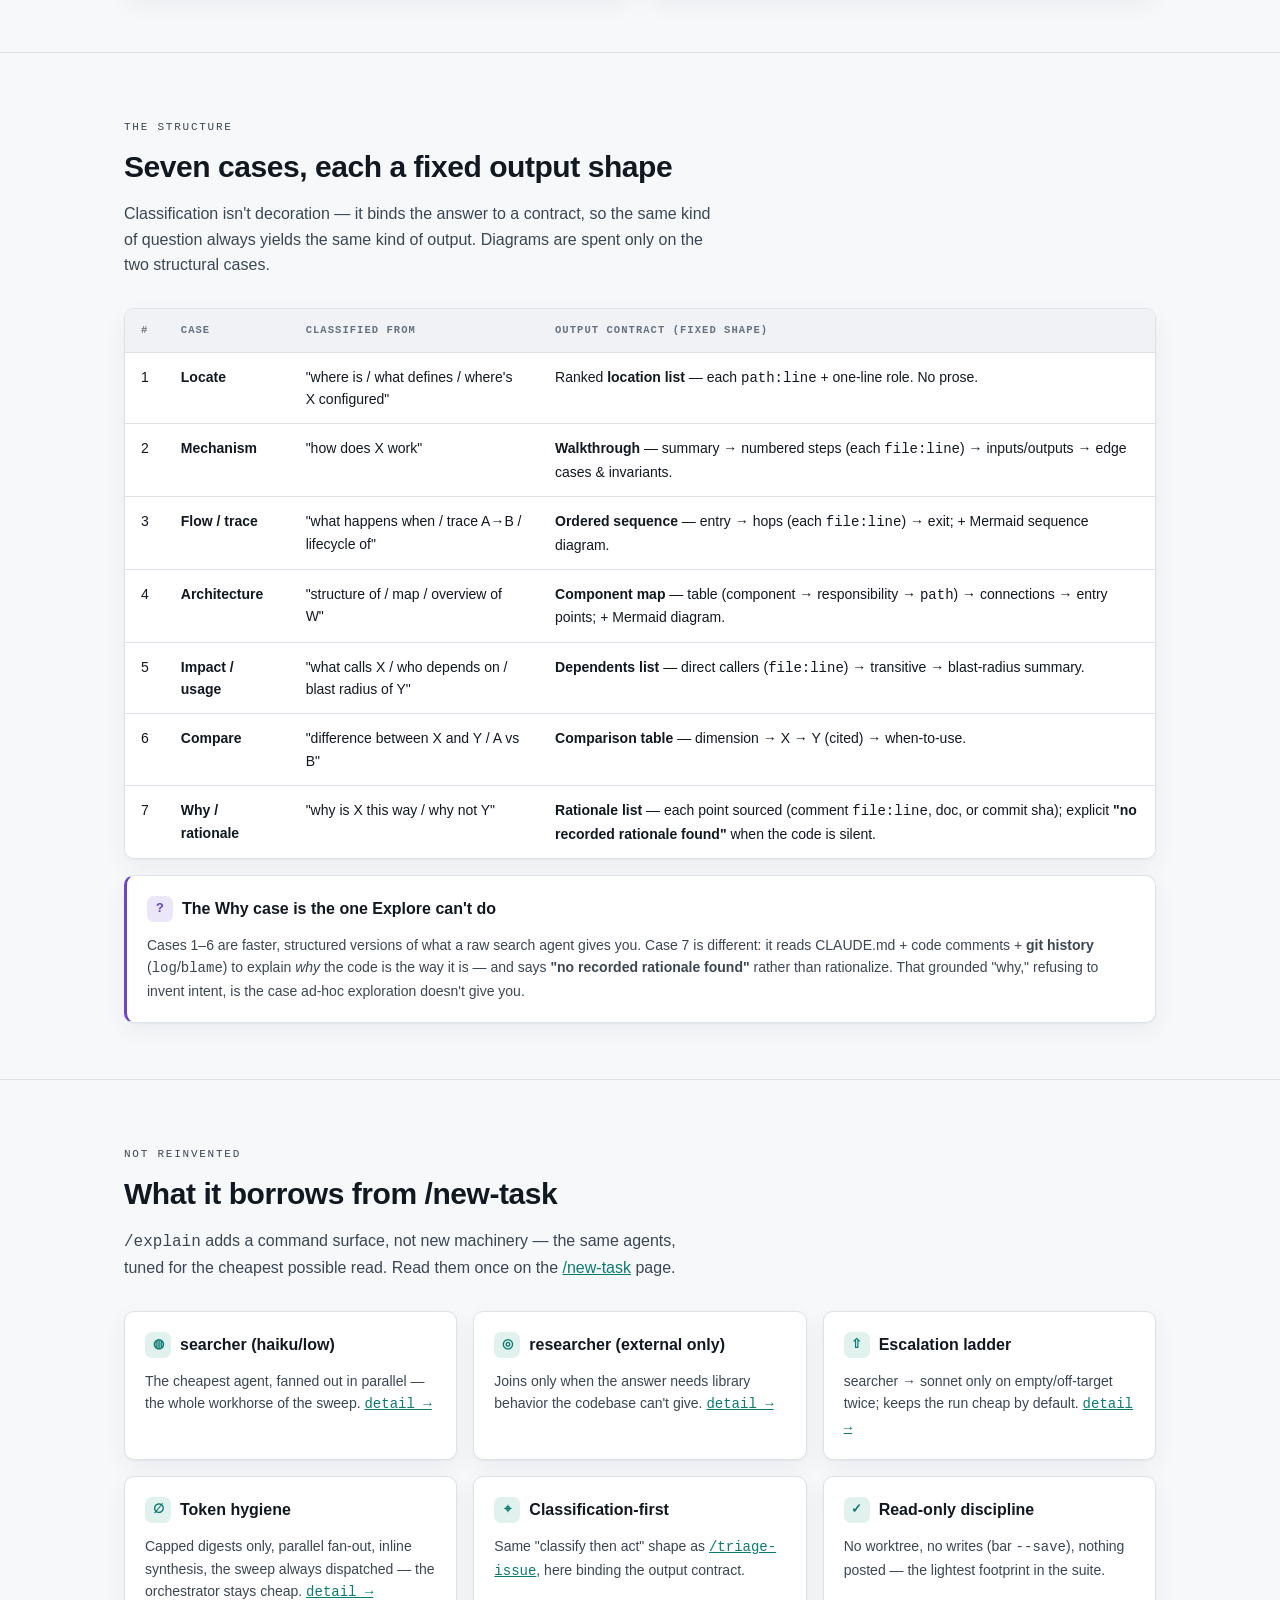
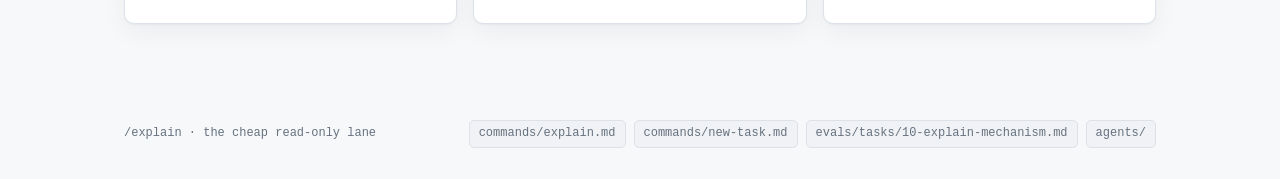
<file: docs/guide/explain.html>
<!doctype html>
<html lang="en">
<head>
<meta charset="utf-8">
<meta name="viewport" content="width=device-width, initial-scale=1">
<meta name="description" content="Deep dive: /explain — the cheap, fast, read-only lane. Classify a codebase question into one of seven cases, sweep with parallel low-cost searchers, and synthesize a grounded, cited answer in the case's fixed output shape.">
<title>/explain — cheap, fast, grounded codebase Q&amp;A</title>
<link rel="stylesheet" href="assets/style.css">
</head>
<body>

<nav class="nav">
  <div class="wrap nav-inner">
    <a class="brand" href="index.html">workflow<span>/reference</span></a>
    <div class="nav-links">
      <a href="index.html">Overview</a>
      <a href="new-task.html">/new-task</a>
      <a href="iterate.html">/iterate</a>
      <a href="triage-issue.html">/triage-issue</a>
      <a href="explain.html" aria-current="page">/explain</a>
      <a href="research.html">/research</a>
      <a href="review-pr.html">/review-pr</a>
      <a href="address-review.html">/address-review</a>
    </div>
  </div>
</nav>

<header>
  <div class="wrap head-grid">
    <span class="kicker" style="color:var(--explain);background:var(--explain-soft);border-color:color-mix(in srgb,var(--explain) 30%,transparent);"><span class="dot" style="background:var(--explain)"></span>The cheap read-only lane · Opus / Fable · high effort</span>
    <h1><span class="cmd" style="color:var(--explain)">/explain</span> — classify, sweep cheap, ground every claim</h1>
    <p class="lede">The suite's lightest lane: no worktree, no lifecycle, no gates, no writes. <span class="mono">/explain</span> answers "how does X work / where is Y / how is Z wired / <em>why</em> is W this way" by <strong>classifying</strong> the question into one of seven cases and returning a grounded answer in that case's <strong>fixed output shape</strong>. Built to be cheap: the workhorse is <span class="mono">searcher</span> on <strong>haiku / low effort</strong>, fanned out in parallel, and the orchestrator synthesizes <strong>inline</strong> — no synthesis subagent, no <span class="mono">architect</span>/opus. Inline means synthesis only: the sweep itself is always dispatched — even a one-angle question goes to a <span class="mono">searcher</span> (the Delegation floor), because raw file content in the Opus context is exactly the cost this lane exists to avoid.</p>
    <div class="stat-row">
      <div class="stat"><div class="n">7</div><div class="l">Cases</div></div>
      <div class="stat"><div class="n">0</div><div class="l">Gates / writes</div></div>
      <div class="stat"><div class="n">haiku</div><div class="l">Default tier</div></div>
      <div class="stat"><div class="n">100%</div><div class="l">Cited claims</div></div>
    </div>
  </div>
</header>

<main>
  <!-- ===== the flow ===== -->
  <section>
    <div class="wrap">
      <div class="sec-head">
        <p class="eyebrow">The flow</p>
        <h2>Classify → sweep → synthesize inline</h2>
        <p>Three light steps. The fan-out width comes from the <em>case</em>, not from crawling; synthesis happens in the orchestrator, which only ever ingests capped digests. That's the whole cost story.</p>
      </div>

      <div class="itr-flow">
        <div class="itr-node">
          <div class="itr-tag" style="color:var(--explain)">Phase E0</div>
          <div class="itr-body">
            <div class="itr-t">Classify &amp; scope</div>
            <p>Resolve the question to exactly one primary <strong>case</strong> (table below) from its phrasing + intent; a mixed question folds a secondary in, and a pure external-library question routes to <span class="mono">researcher</span> or is bounced — never guessed. Pick the case's angles and fan-out width (shallow by default; <span class="mono">--deep</span> widens).</p>
          </div>
        </div>
        <div class="itr-arrow" aria-hidden="true">→</div>
        <div class="itr-node">
          <div class="itr-tag" style="color:var(--explain)">Phase E1</div>
          <div class="itr-body">
            <div class="itr-t">Sweep (parallel, cheap)</div>
            <p>Launch the case's angles as <strong>parallel <span class="mono">searcher</span>s in one message</strong> — haiku / low effort, each returning capped findings with <span class="mono">file:line</span>. A multi-modal sweep: each angle is blind to the others, so breadth is parallelism, not depth. Escalate to sonnet only on empty/off-target twice; add <span class="mono">researcher</span> only for external docs.</p>
          </div>
        </div>
        <div class="itr-arrow" aria-hidden="true">→</div>
        <div class="itr-node">
          <div class="itr-tag" style="color:var(--explain)">Phase E2</div>
          <div class="itr-body">
            <div class="itr-t">Synthesize inline</div>
            <p>The orchestrator writes the answer <strong>directly from the digests</strong> — no synthesis subagent (the main cost lever) — in the resolved case's fixed output contract, prefixed by a scope note + classification header. <span class="mono">--save</span> also writes it to a path.</p>
          </div>
        </div>
      </div>

      <div class="grid cols-2" style="margin-top:20px;">
        <div class="panel" style="border-left:3px solid var(--explain);">
          <h3><span class="ic" style="background:var(--explain-soft);color:var(--explain);">$</span>Cheap by construction</h3>
          <p><span class="mono">searcher</span> (haiku/low) is the only default tier — no <span class="mono">architect</span>/opus, an explanation doesn't need the deep-reasoning tier. Synthesis is inline, so there's no extra subagent round-trip — but the sweep never is: the orchestrator doesn't Grep/Read the codebase itself. Shallow by default; <span class="mono">--deep</span> is the one knob that widens the sweep.</p>
        </div>
        <div class="panel" style="border-left:3px solid var(--pass);">
          <h3><span class="ic" style="background:var(--pass-soft);color:var(--pass);">✓</span>Grounding contract</h3>
          <p>Applies to <strong>every</strong> case: each claim carries a <span class="mono">file:line</span> (or a commit sha for rationale); anything absent is reported as <strong>"not found in the searched scope,"</strong> never invented. A scope note opens each answer so gaps are visible — the anti-hallucination guarantee.</p>
        </div>
      </div>
    </div>
  </section>

  <!-- ===== the seven cases ===== -->
  <section>
    <div class="wrap">
      <div class="sec-head">
        <p class="eyebrow">The structure</p>
        <h2>Seven cases, each a fixed output shape</h2>
        <p>Classification isn't decoration — it binds the answer to a contract, so the same kind of question always yields the same kind of output. Diagrams are spent only on the two structural cases.</p>
      </div>
      <div class="table-scroll">
        <table>
          <thead><tr><th>#</th><th>Case</th><th>Classified from</th><th>Output contract (fixed shape)</th></tr></thead>
          <tbody>
            <tr><td>1</td><td><strong>Locate</strong></td><td>"where is / what defines / where's X configured"</td><td>Ranked <strong>location list</strong> — each <span class="mono">path:line</span> + one-line role. No prose.</td></tr>
            <tr><td>2</td><td><strong>Mechanism</strong></td><td>"how does X work"</td><td><strong>Walkthrough</strong> — summary → numbered steps (each <span class="mono">file:line</span>) → inputs/outputs → edge cases &amp; invariants.</td></tr>
            <tr><td>3</td><td><strong>Flow / trace</strong></td><td>"what happens when / trace A→B / lifecycle of"</td><td><strong>Ordered sequence</strong> — entry → hops (each <span class="mono">file:line</span>) → exit; + Mermaid sequence diagram.</td></tr>
            <tr><td>4</td><td><strong>Architecture</strong></td><td>"structure of / map / overview of W"</td><td><strong>Component map</strong> — table (component → responsibility → <span class="mono">path</span>) → connections → entry points; + Mermaid diagram.</td></tr>
            <tr><td>5</td><td><strong>Impact / usage</strong></td><td>"what calls X / who depends on / blast radius of Y"</td><td><strong>Dependents list</strong> — direct callers (<span class="mono">file:line</span>) → transitive → blast-radius summary.</td></tr>
            <tr><td>6</td><td><strong>Compare</strong></td><td>"difference between X and Y / A vs B"</td><td><strong>Comparison table</strong> — dimension → X → Y (cited) → when-to-use.</td></tr>
            <tr><td>7</td><td><strong>Why / rationale</strong></td><td>"why is X this way / why not Y"</td><td><strong>Rationale list</strong> — each point sourced (comment <span class="mono">file:line</span>, doc, or commit sha); explicit <strong>"no recorded rationale found"</strong> when the code is silent.</td></tr>
          </tbody>
        </table>
      </div>
      <div class="panel" style="margin-top:16px;border-left:3px solid var(--explain);">
        <h3><span class="ic" style="background:var(--explain-soft);color:var(--explain);">?</span>The Why case is the one Explore can't do</h3>
        <p>Cases 1–6 are faster, structured versions of what a raw search agent gives you. Case 7 is different: it reads CLAUDE.md + code comments + <strong>git history</strong> (<span class="mono">log</span>/<span class="mono">blame</span>) to explain <em>why</em> the code is the way it is — and says <strong>"no recorded rationale found"</strong> rather than rationalize. That grounded "why," refusing to invent intent, is the case ad-hoc exploration doesn't give you.</p>
      </div>
    </div>
  </section>

  <!-- ===== reuses ===== -->
  <section style="border-bottom:none;">
    <div class="wrap">
      <div class="sec-head">
        <p class="eyebrow">Not reinvented</p>
        <h2>What it borrows from /new-task</h2>
        <p><span class="mono">/explain</span> adds a command surface, not new machinery — the same agents, tuned for the cheapest possible read. Read them once on the <a href="new-task.html">/new-task</a> page.</p>
      </div>
      <div class="grid cols-3">
        <div class="panel"><h3><span class="ic">◍</span>searcher (haiku/low)</h3><p>The cheapest agent, fanned out in parallel — the whole workhorse of the sweep. <a href="new-task.html#agents" class="mono">detail →</a></p></div>
        <div class="panel"><h3><span class="ic">◎</span>researcher (external only)</h3><p>Joins only when the answer needs library behavior the codebase can't give. <a href="new-task.html#agents" class="mono">detail →</a></p></div>
        <div class="panel"><h3><span class="ic">⇧</span>Escalation ladder</h3><p>searcher → sonnet only on empty/off-target twice; keeps the run cheap by default. <a href="new-task.html#machinery" class="mono">detail →</a></p></div>
        <div class="panel"><h3><span class="ic">∅</span>Token hygiene</h3><p>Capped digests only, parallel fan-out, inline synthesis, the sweep always dispatched — the orchestrator stays cheap. <a href="new-task.html#hygiene" class="mono">detail →</a></p></div>
        <div class="panel"><h3><span class="ic">⌖</span>Classification-first</h3><p>Same "classify then act" shape as <a href="triage-issue.html" class="mono">/triage-issue</a>, here binding the output contract. </p></div>
        <div class="panel"><h3><span class="ic">✓</span>Read-only discipline</h3><p>No worktree, no writes (bar <span class="mono">--save</span>), nothing posted — the lightest footprint in the suite.</p></div>
      </div>
    </div>
  </section>
</main>

<footer>
  <div class="wrap foot">
    <span>/explain · the cheap read-only lane</span>
    <div class="paths">
      <span>commands/explain.md</span>
      <span>commands/new-task.md</span>
      <span>evals/tasks/10-explain-mechanism.md</span>
      <span>agents/</span>
    </div>
  </div>
</footer>
</body>
</html>
</file>
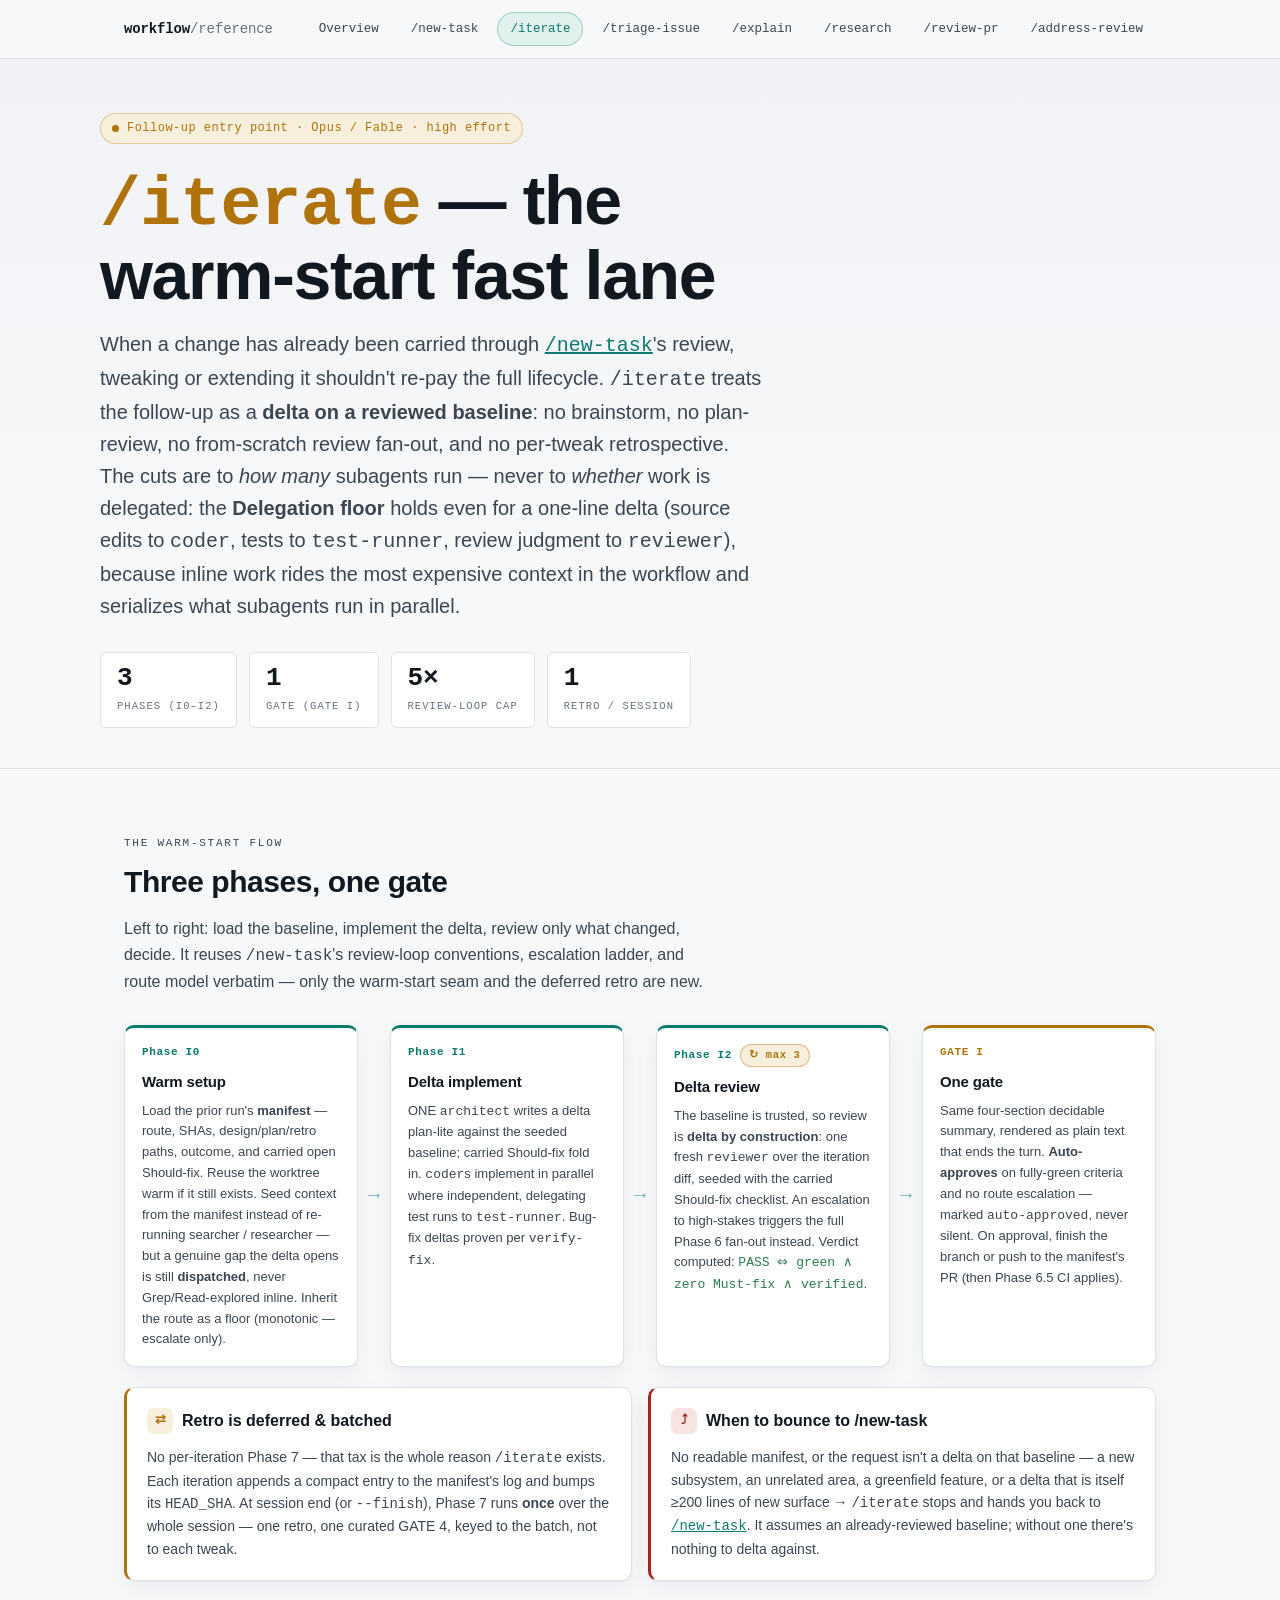
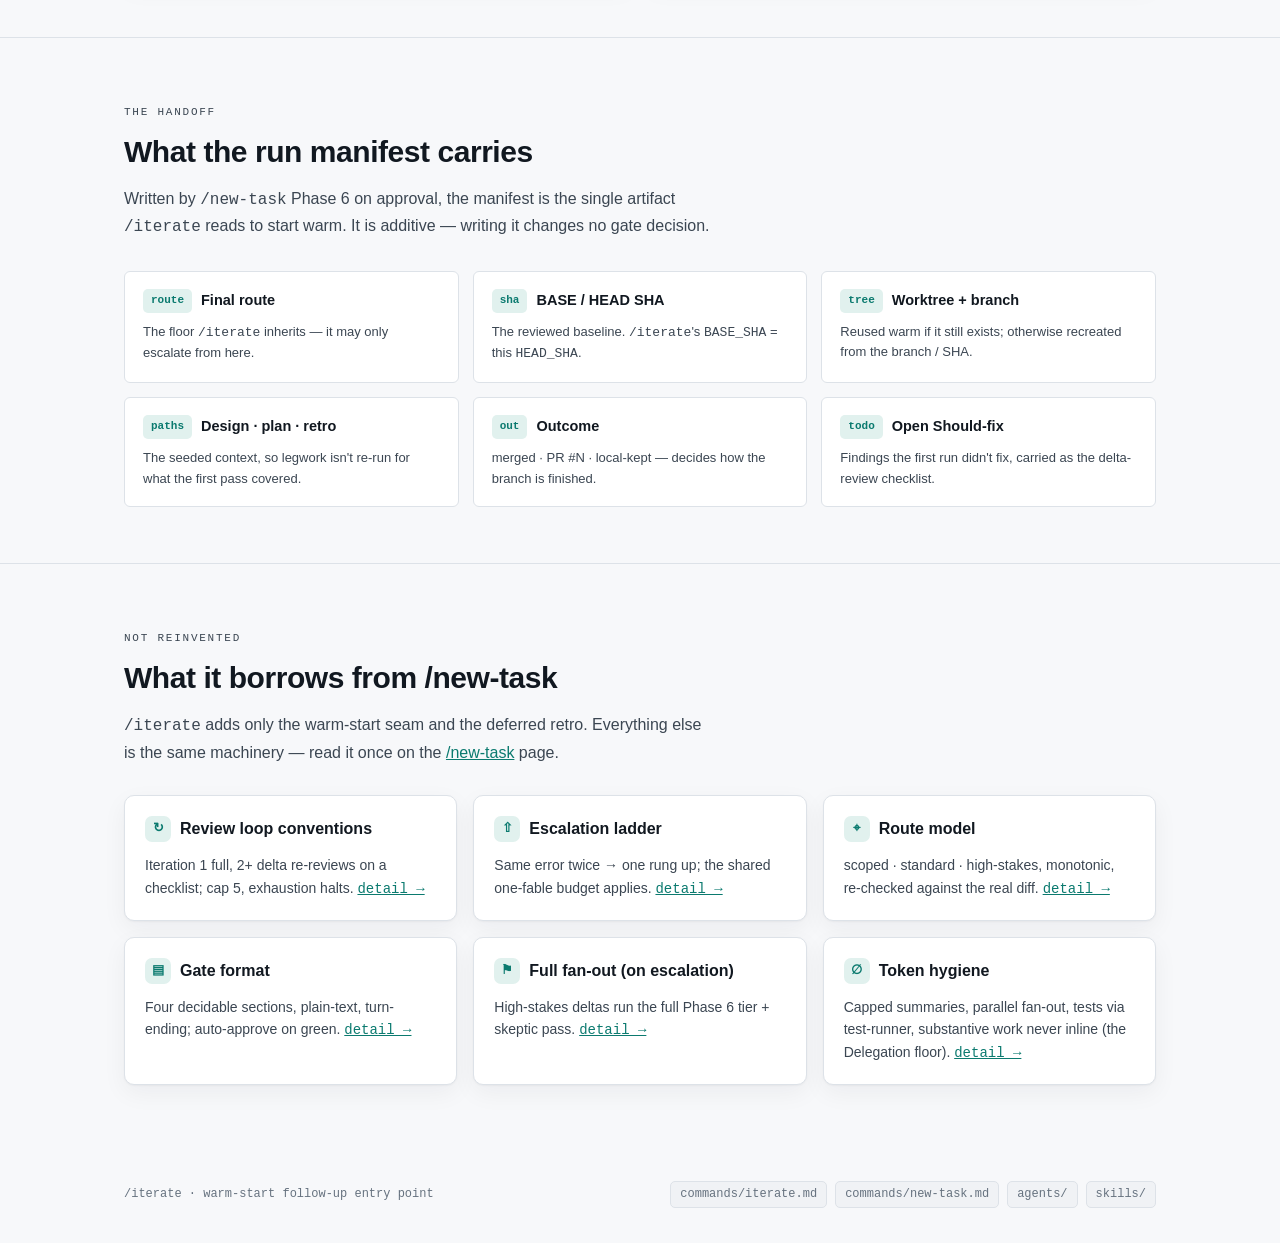
<file: docs/guide/iterate.html>
<!doctype html>
<html lang="en">
<head>
<meta charset="utf-8">
<meta name="viewport" content="width=device-width, initial-scale=1">
<meta name="description" content="Deep dive: /iterate — the warm-start follow-up entry point for a delta on a baseline /new-task already reviewed. Phases I0-I2, one gate, deferred batched retro.">
<title>/iterate — warm-start follow-up</title>
<link rel="stylesheet" href="assets/style.css">
</head>
<body>

<nav class="nav">
  <div class="wrap nav-inner">
    <a class="brand" href="index.html">workflow<span>/reference</span></a>
    <div class="nav-links">
      <a href="index.html">Overview</a>
      <a href="new-task.html">/new-task</a>
      <a href="iterate.html" aria-current="page">/iterate</a>
      <a href="triage-issue.html">/triage-issue</a>
      <a href="explain.html">/explain</a>
      <a href="research.html">/research</a>
      <a href="review-pr.html">/review-pr</a>
      <a href="address-review.html">/address-review</a>
    </div>
  </div>
</nav>

<header>
  <div class="wrap head-grid">
    <span class="kicker" style="color:var(--gate);background:var(--gate-soft);border-color:color-mix(in srgb,var(--gate) 30%,transparent);"><span class="dot" style="background:var(--gate)"></span>Follow-up entry point · Opus / Fable · high effort</span>
    <h1><span class="cmd" style="color:var(--gate)">/iterate</span> — the warm-start fast lane</h1>
    <p class="lede">When a change has already been carried through <a href="new-task.html" class="mono">/new-task</a>'s review, tweaking or extending it shouldn't re-pay the full lifecycle. <span class="mono">/iterate</span> treats the follow-up as a <strong>delta on a reviewed baseline</strong>: no brainstorm, no plan-review, no from-scratch review fan-out, and no per-tweak retrospective. The cuts are to <em>how many</em> subagents run — never to <em>whether</em> work is delegated: the <strong>Delegation floor</strong> holds even for a one-line delta (source edits to <span class="mono">coder</span>, tests to <span class="mono">test-runner</span>, review judgment to <span class="mono">reviewer</span>), because inline work rides the most expensive context in the workflow and serializes what subagents run in parallel.</p>
    <div class="stat-row">
      <div class="stat"><div class="n">3</div><div class="l">Phases (I0–I2)</div></div>
      <div class="stat"><div class="n">1</div><div class="l">Gate (GATE I)</div></div>
      <div class="stat"><div class="n">5×</div><div class="l">Review-loop cap</div></div>
      <div class="stat"><div class="n">1</div><div class="l">Retro / session</div></div>
    </div>
  </div>
</header>

<main>
  <!-- ===== the warm-start flow ===== -->
  <section>
    <div class="wrap">
      <div class="sec-head">
        <p class="eyebrow">The warm-start flow</p>
        <h2>Three phases, one gate</h2>
        <p>Left to right: load the baseline, implement the delta, review only what changed, decide. It reuses <span class="mono">/new-task</span>'s review-loop conventions, escalation ladder, and route model verbatim — only the warm-start seam and the deferred retro are new.</p>
      </div>

      <div class="itr-flow">
        <div class="itr-node">
          <div class="itr-tag">Phase I0</div>
          <div class="itr-body">
            <div class="itr-t">Warm setup</div>
            <p>Load the prior run's <strong>manifest</strong> — route, SHAs, design/plan/retro paths, outcome, and carried open Should-fix. Reuse the worktree warm if it still exists. Seed context from the manifest instead of re-running searcher / researcher — but a genuine gap the delta opens is still <strong>dispatched</strong>, never Grep/Read-explored inline. Inherit the route as a floor (monotonic — escalate only).</p>
          </div>
        </div>
        <div class="itr-arrow" aria-hidden="true">→</div>
        <div class="itr-node">
          <div class="itr-tag">Phase I1</div>
          <div class="itr-body">
            <div class="itr-t">Delta implement</div>
            <p>ONE <span class="mono">architect</span> writes a delta plan-lite against the seeded baseline; carried Should-fix fold in. <span class="mono">coder</span>s implement in parallel where independent, delegating test runs to <span class="mono">test-runner</span>. Bug-fix deltas proven per <span class="mono">verify-fix</span>.</p>
          </div>
        </div>
        <div class="itr-arrow" aria-hidden="true">→</div>
        <div class="itr-node">
          <div class="itr-tag">Phase I2 <span class="loop-badge">↻ max 3</span></div>
          <div class="itr-body">
            <div class="itr-t">Delta review</div>
            <p>The baseline is trusted, so review is <strong>delta by construction</strong>: one fresh <span class="mono">reviewer</span> over the iteration diff, seeded with the carried Should-fix checklist. An escalation to high-stakes triggers the full Phase 6 fan-out instead. Verdict computed: <span class="mono" style="color:var(--pass)">PASS ⇔ green ∧ zero Must-fix ∧ verified</span>.</p>
          </div>
        </div>
        <div class="itr-arrow" aria-hidden="true">→</div>
        <div class="itr-node gate">
          <div class="itr-tag">GATE I</div>
          <div class="itr-body">
            <div class="itr-t">One gate</div>
            <p>Same four-section decidable summary, rendered as plain text that ends the turn. <strong>Auto-approves</strong> on fully-green criteria and no route escalation — marked <span class="mono">auto-approved</span>, never silent. On approval, finish the branch or push to the manifest's PR (then Phase 6.5 CI applies).</p>
          </div>
        </div>
      </div>

      <div class="grid cols-2" style="margin-top:20px;">
        <div class="panel" style="border-left:3px solid var(--gate);">
          <h3><span class="ic" style="background:var(--gate-soft);color:var(--gate);">⇄</span>Retro is deferred &amp; batched</h3>
          <p>No per-iteration Phase 7 — that tax is the whole reason <span class="mono">/iterate</span> exists. Each iteration appends a compact entry to the manifest's log and bumps its <span class="mono">HEAD_SHA</span>. At session end (or <span class="mono">--finish</span>), Phase 7 runs <strong>once</strong> over the whole session — one retro, one curated GATE 4, keyed to the batch, not to each tweak.</p>
        </div>
        <div class="panel" style="border-left:3px solid var(--stakes);">
          <h3><span class="ic" style="background:var(--stakes-soft);color:var(--stakes);">⤴</span>When to bounce to /new-task</h3>
          <p>No readable manifest, or the request isn't a delta on that baseline — a new subsystem, an unrelated area, a greenfield feature, or a delta that is itself ≥200 lines of new surface → <span class="mono">/iterate</span> stops and hands you back to <a href="new-task.html" class="mono">/new-task</a>. It assumes an already-reviewed baseline; without one there's nothing to delta against.</p>
        </div>
      </div>
    </div>
  </section>

  <!-- ===== the manifest ===== -->
  <section>
    <div class="wrap">
      <div class="sec-head">
        <p class="eyebrow">The handoff</p>
        <h2>What the run manifest carries</h2>
        <p>Written by <span class="mono">/new-task</span> Phase 6 on approval, the manifest is the single artifact <span class="mono">/iterate</span> reads to start warm. It is additive — writing it changes no gate decision.</p>
      </div>
      <div class="found">
        <div class="fcard"><div class="ft"><span class="fk">route</span>Final route</div><p>The floor <span class="mono">/iterate</span> inherits — it may only escalate from here.</p></div>
        <div class="fcard"><div class="ft"><span class="fk">sha</span>BASE / HEAD SHA</div><p>The reviewed baseline. <span class="mono">/iterate</span>'s <span class="mono">BASE_SHA</span> = this <span class="mono">HEAD_SHA</span>.</p></div>
        <div class="fcard"><div class="ft"><span class="fk">tree</span>Worktree + branch</div><p>Reused warm if it still exists; otherwise recreated from the branch / SHA.</p></div>
        <div class="fcard"><div class="ft"><span class="fk">paths</span>Design · plan · retro</div><p>The seeded context, so legwork isn't re-run for what the first pass covered.</p></div>
        <div class="fcard"><div class="ft"><span class="fk">out</span>Outcome</div><p>merged · PR #N · local-kept — decides how the branch is finished.</p></div>
        <div class="fcard"><div class="ft"><span class="fk">todo</span>Open Should-fix</div><p>Findings the first run didn't fix, carried as the delta-review checklist.</p></div>
      </div>
    </div>
  </section>

  <!-- ===== reuses from new-task ===== -->
  <section style="border-bottom:none;">
    <div class="wrap">
      <div class="sec-head">
        <p class="eyebrow">Not reinvented</p>
        <h2>What it borrows from /new-task</h2>
        <p><span class="mono">/iterate</span> adds only the warm-start seam and the deferred retro. Everything else is the same machinery — read it once on the <a href="new-task.html">/new-task</a> page.</p>
      </div>
      <div class="grid cols-3">
        <div class="panel"><h3><span class="ic">↻</span>Review loop conventions</h3><p>Iteration 1 full, 2+ delta re-reviews on a checklist; cap 5, exhaustion halts. <a href="new-task.html#machinery" class="mono">detail →</a></p></div>
        <div class="panel"><h3><span class="ic">⇧</span>Escalation ladder</h3><p>Same error twice → one rung up; the shared one-fable budget applies. <a href="new-task.html#machinery" class="mono">detail →</a></p></div>
        <div class="panel"><h3><span class="ic">⌖</span>Route model</h3><p>scoped · standard · high-stakes, monotonic, re-checked against the real diff. <a href="new-task.html#routes" class="mono">detail →</a></p></div>
        <div class="panel"><h3><span class="ic">▤</span>Gate format</h3><p>Four decidable sections, plain-text, turn-ending; auto-approve on green. <a href="new-task.html#gates" class="mono">detail →</a></p></div>
        <div class="panel"><h3><span class="ic">⚑</span>Full fan-out (on escalation)</h3><p>High-stakes deltas run the full Phase 6 tier + skeptic pass. <a href="new-task.html#machinery" class="mono">detail →</a></p></div>
        <div class="panel"><h3><span class="ic">∅</span>Token hygiene</h3><p>Capped summaries, parallel fan-out, tests via test-runner, substantive work never inline (the Delegation floor). <a href="new-task.html#hygiene" class="mono">detail →</a></p></div>
      </div>
    </div>
  </section>
</main>

<footer>
  <div class="wrap foot">
    <span>/iterate · warm-start follow-up entry point</span>
    <div class="paths">
      <span>commands/iterate.md</span>
      <span>commands/new-task.md</span>
      <span>agents/</span>
      <span>skills/</span>
    </div>
  </div>
</footer>
</body>
</html>
</file>
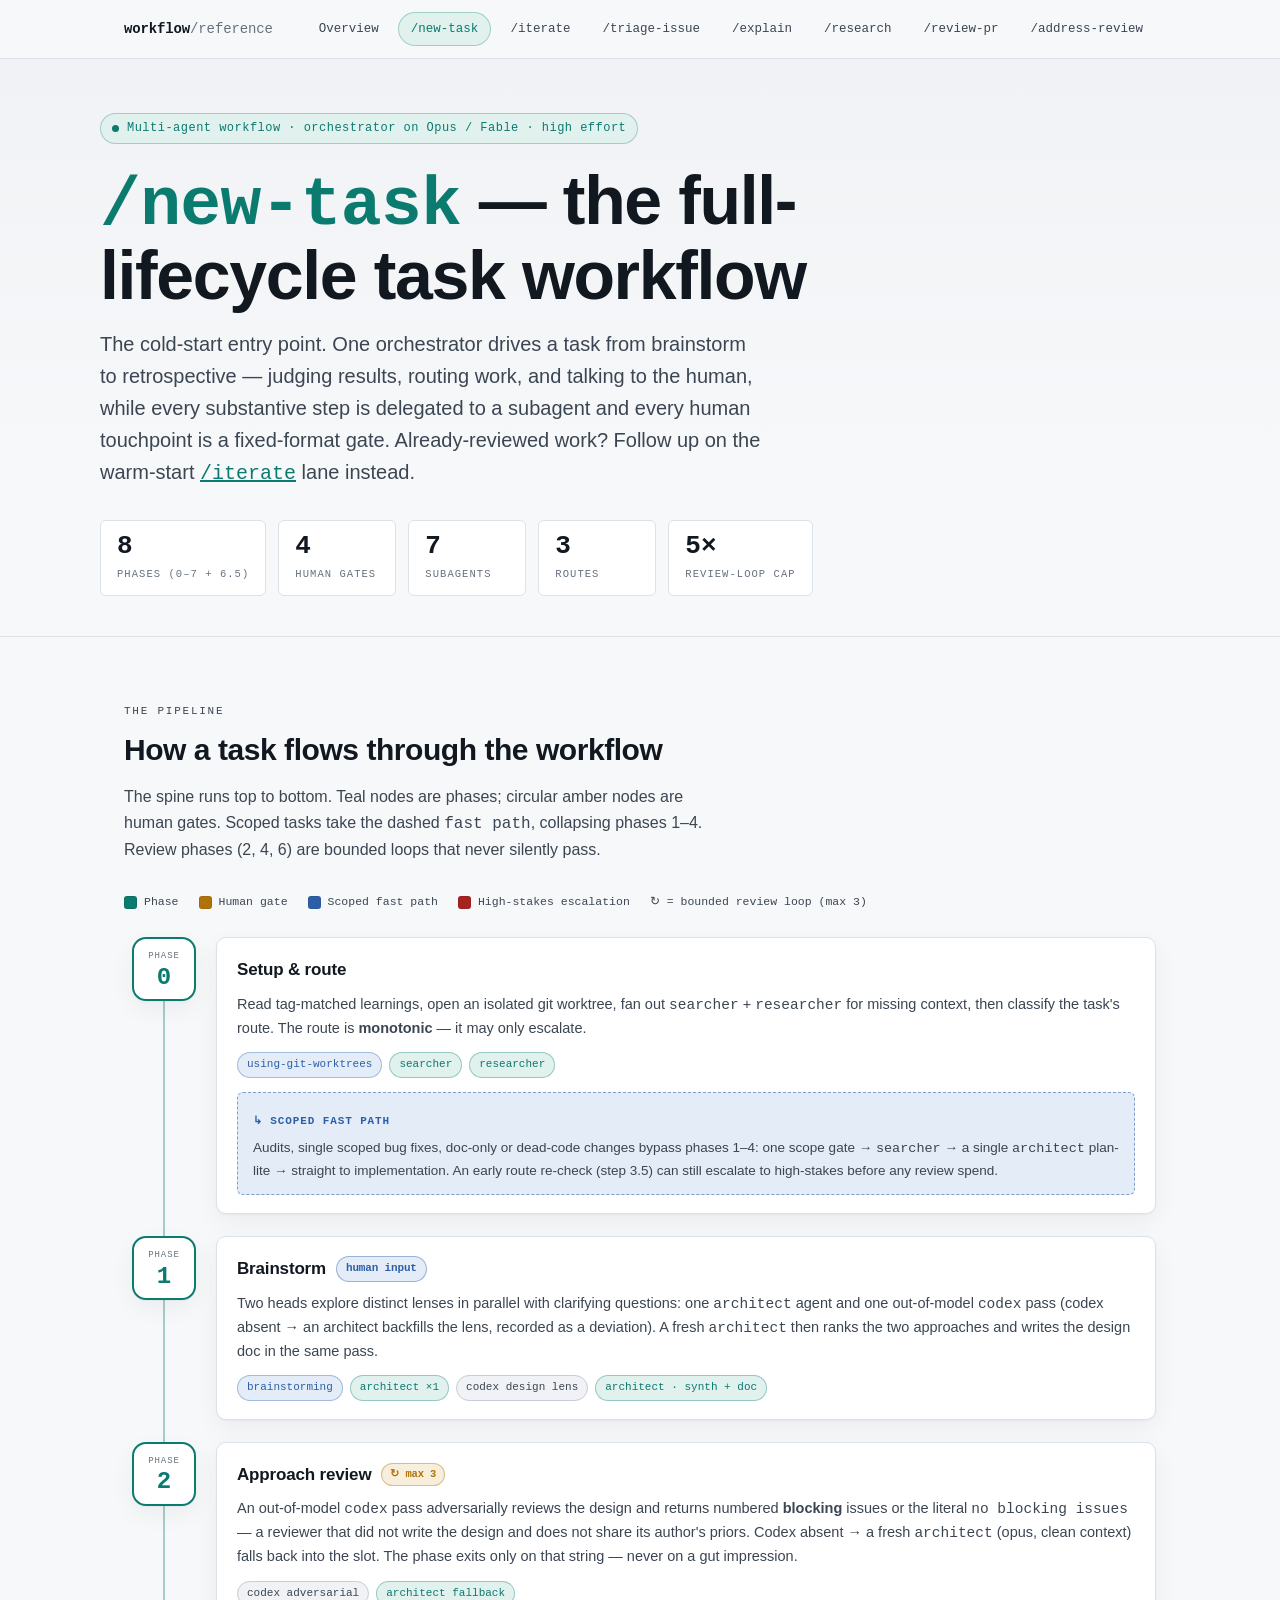
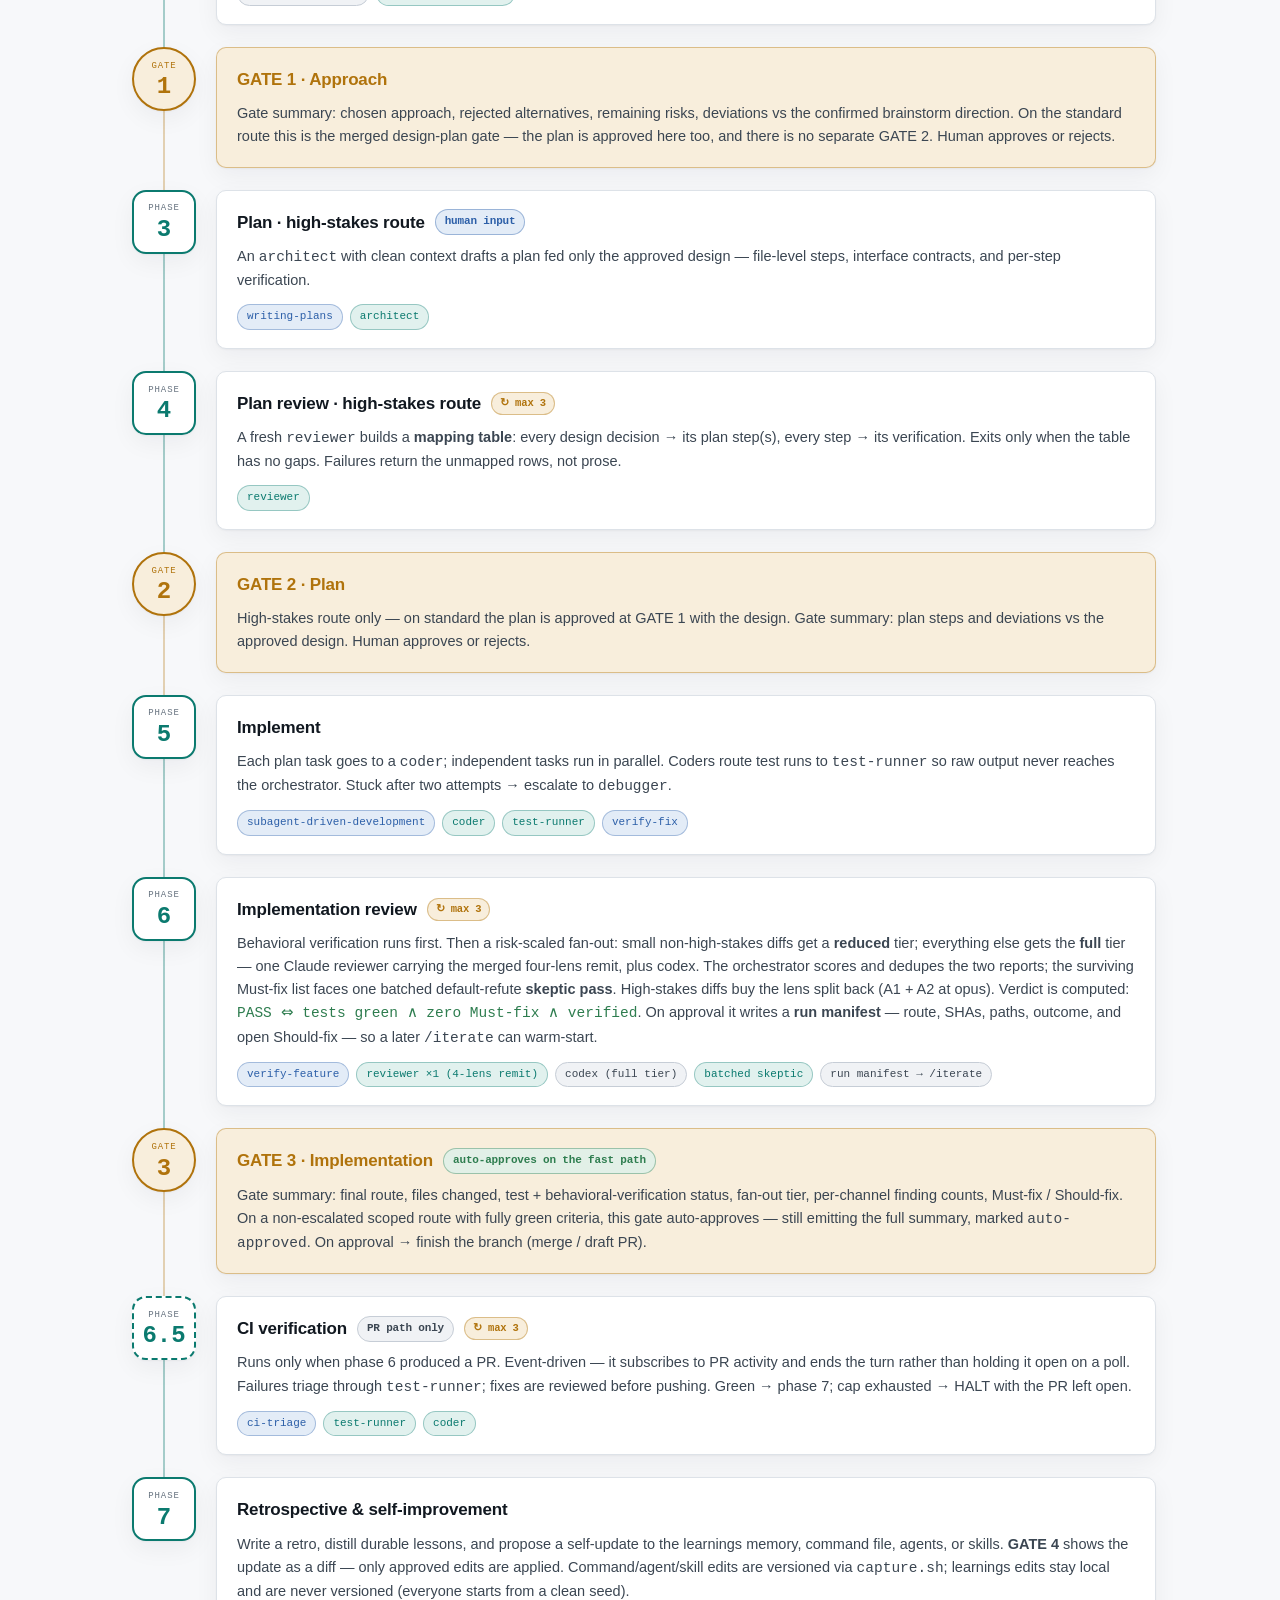
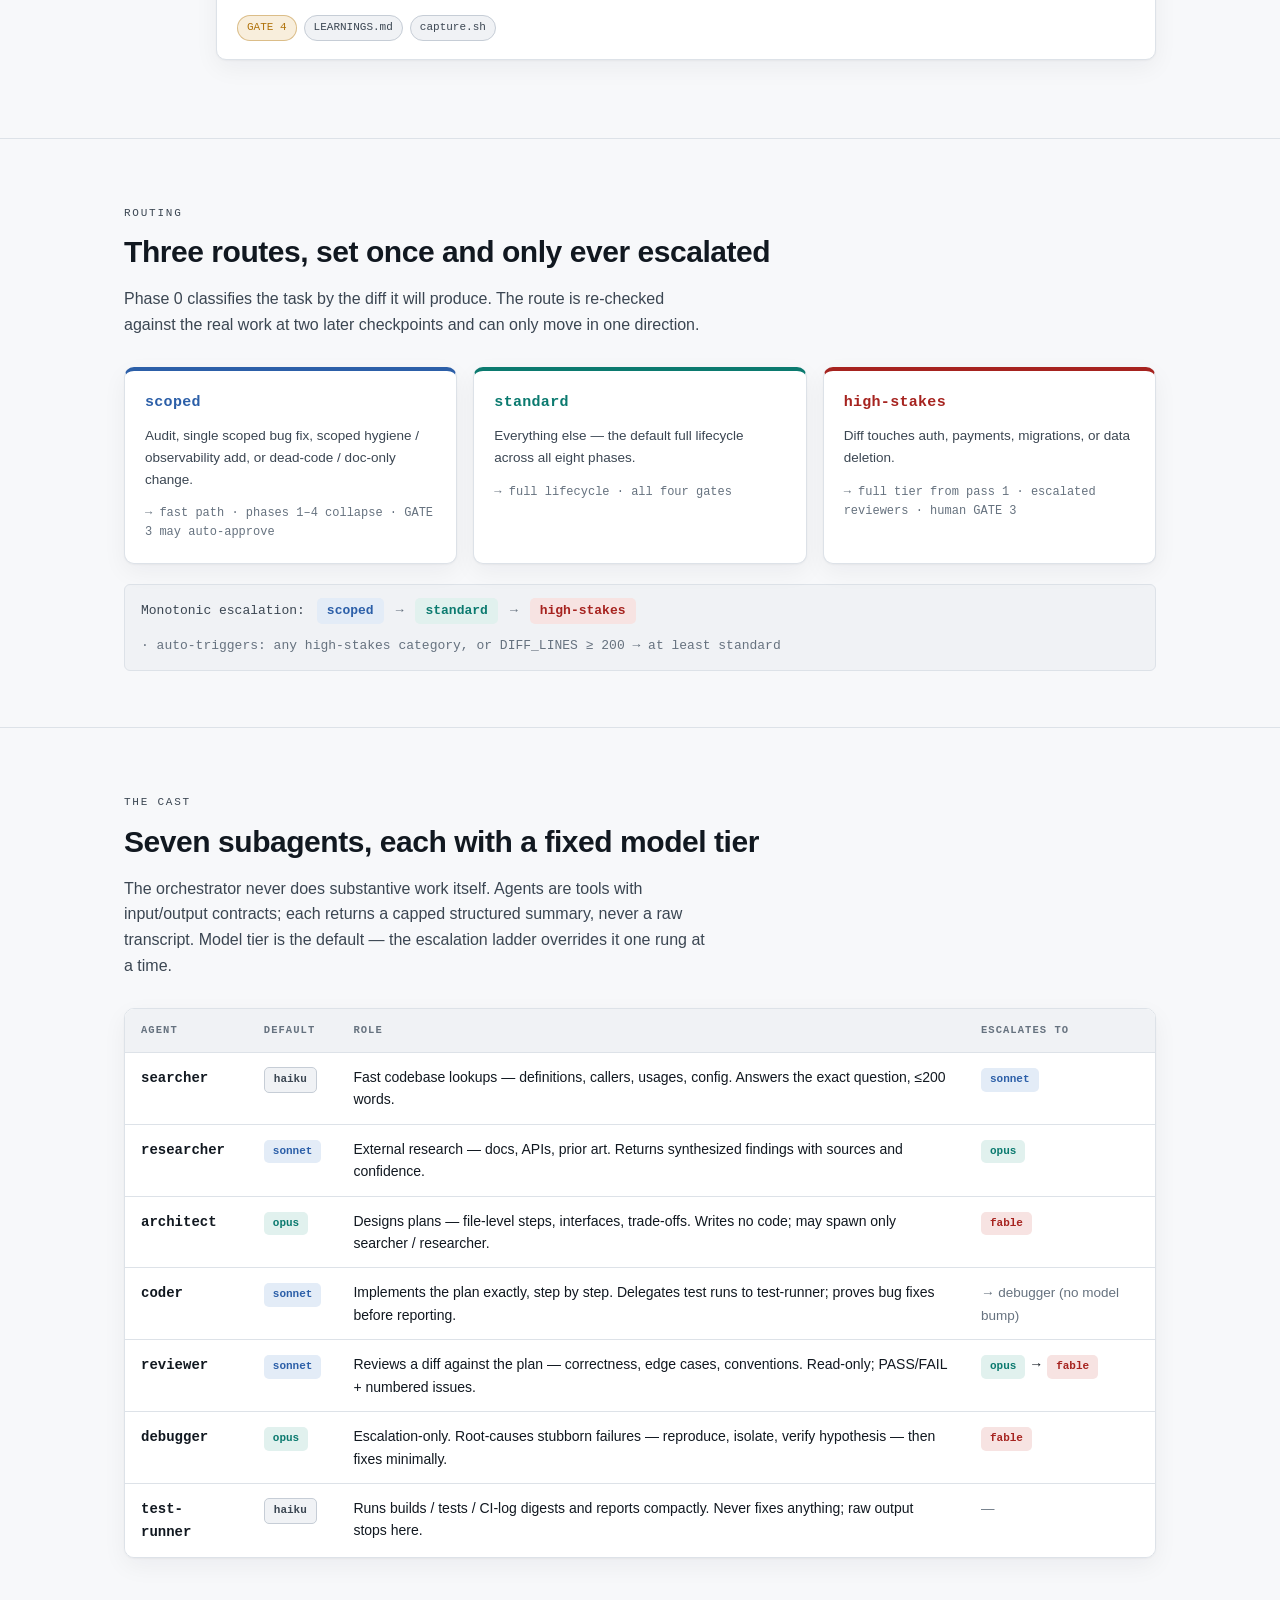
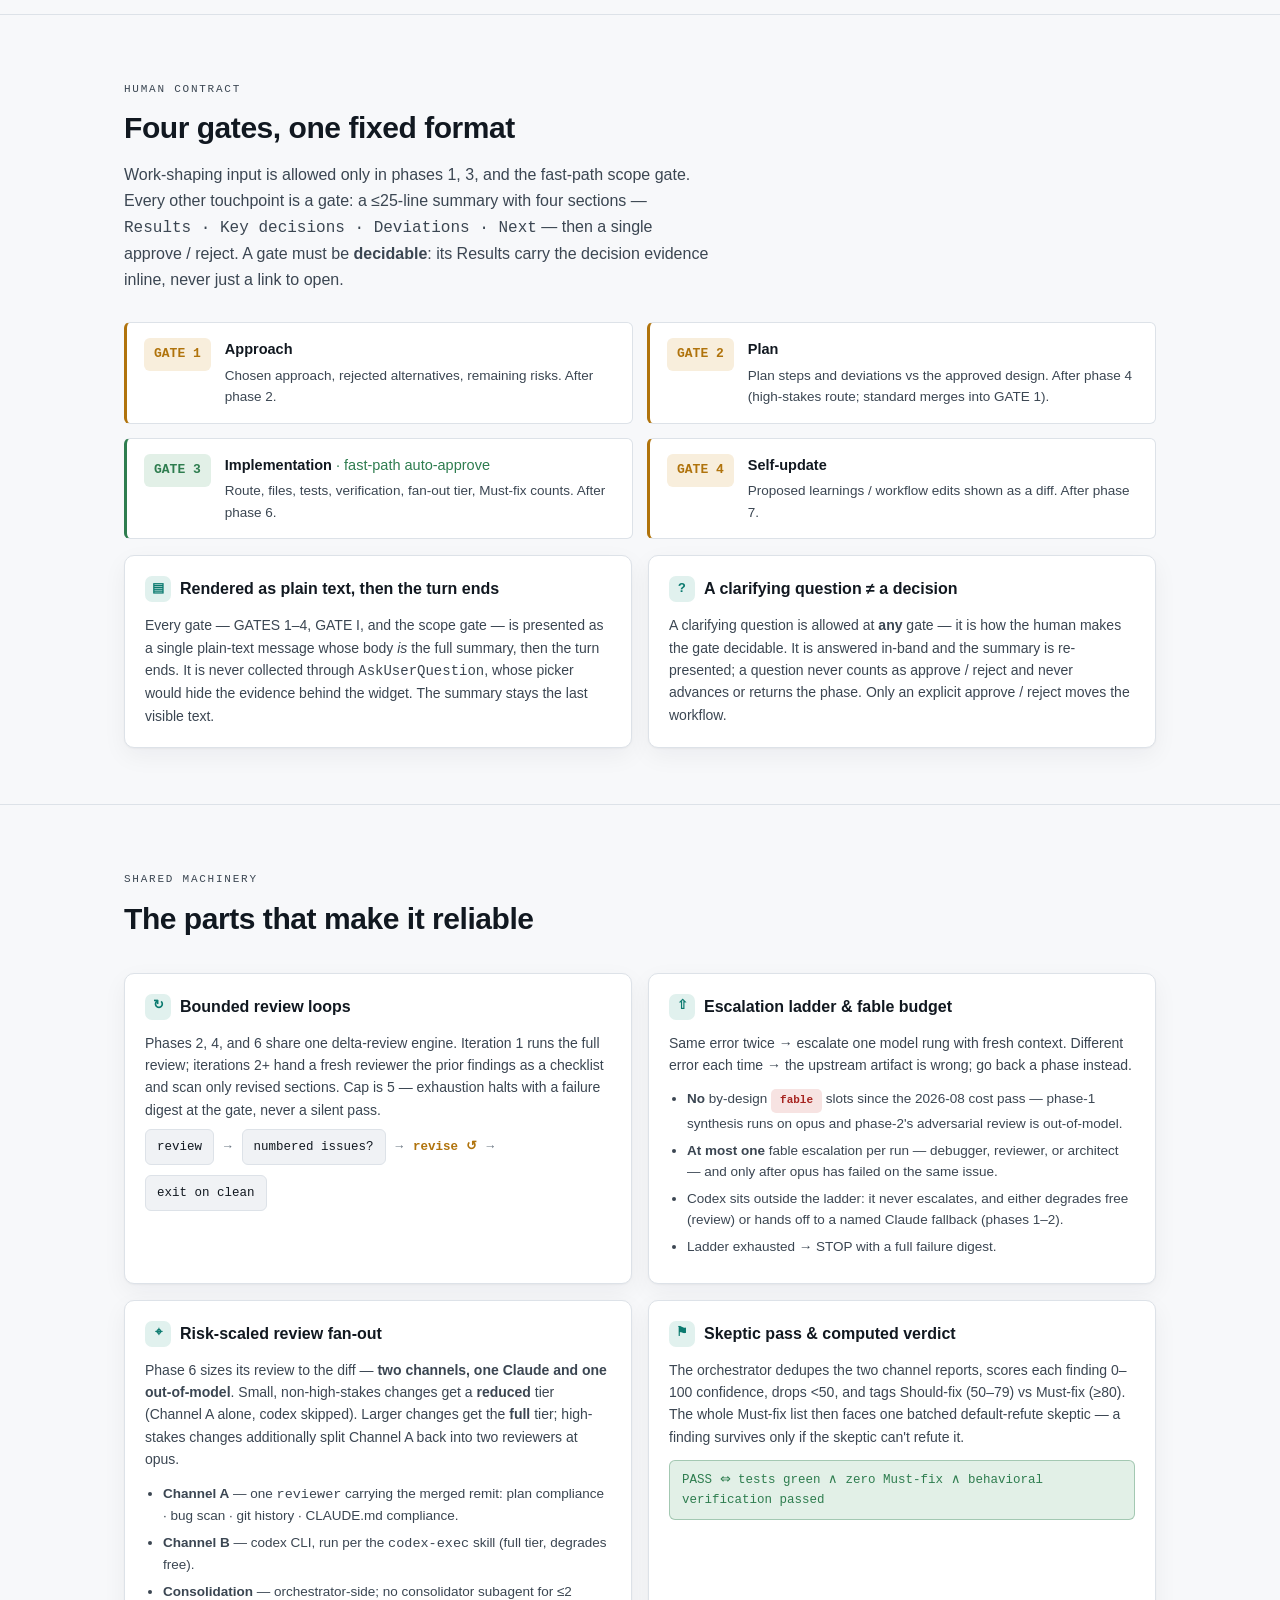
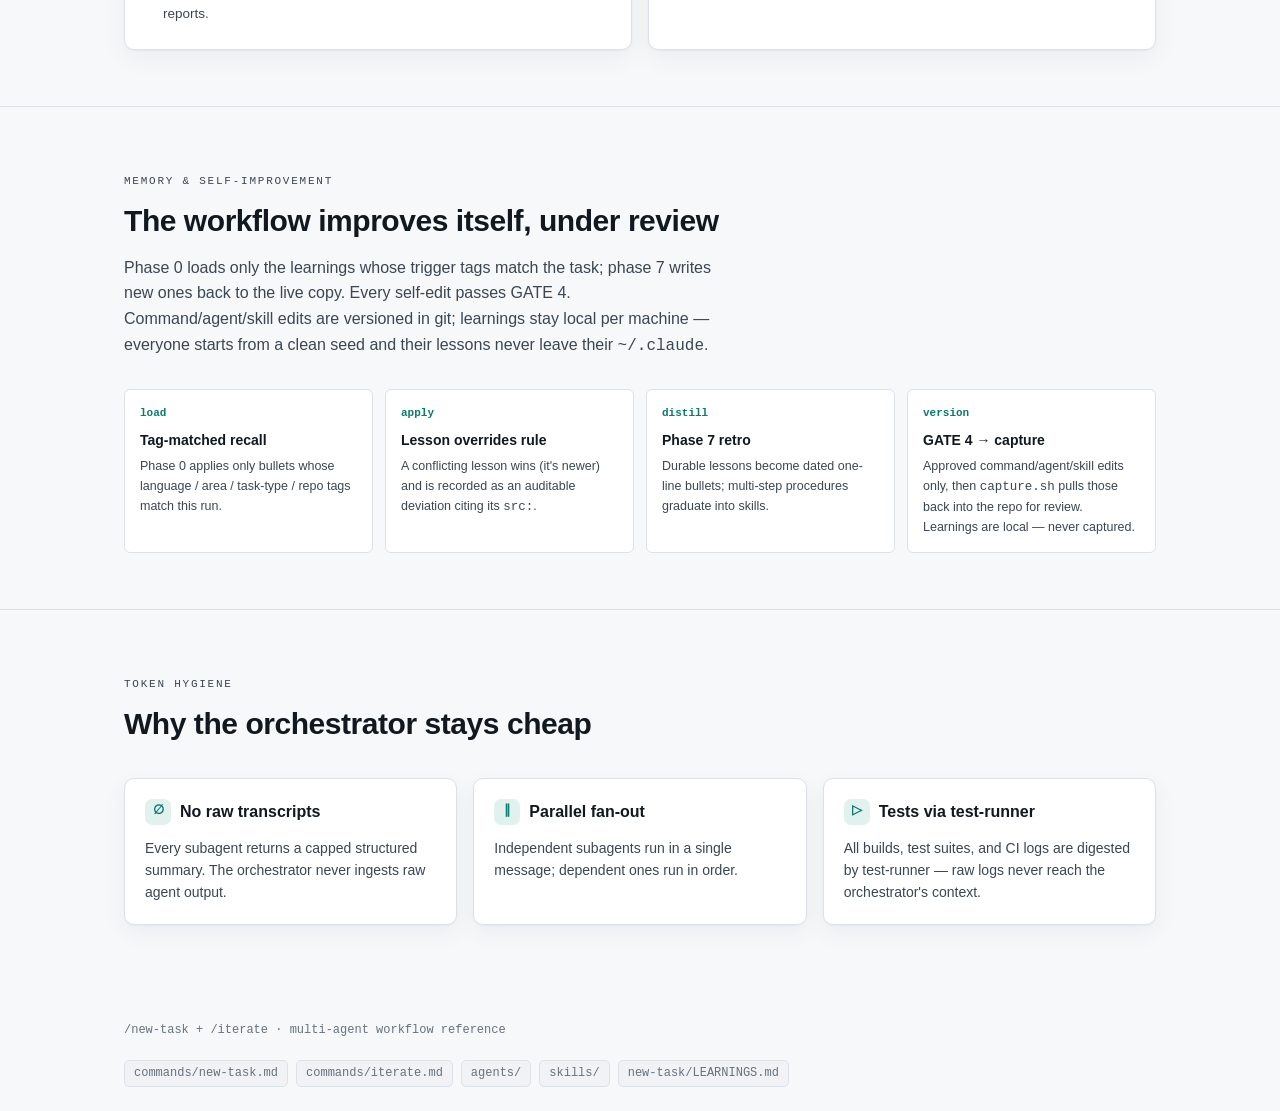
<file: docs/guide/new-task.html>
<!doctype html>
<html lang="en">
<head>
<meta charset="utf-8">
<meta name="viewport" content="width=device-width, initial-scale=1">
<meta name="description" content="Deep dive: the /new-task full-lifecycle multi-agent workflow — pipeline graph (phases 0-7 + 6.5), routes, agent cast, gates, review machinery, and self-improvement loop.">
<title>/new-task — full lifecycle</title>
<link rel="stylesheet" href="assets/style.css">
</head>
<body>

<nav class="nav">
  <div class="wrap nav-inner">
    <a class="brand" href="index.html">workflow<span>/reference</span></a>
    <div class="nav-links">
      <a href="index.html">Overview</a>
      <a href="new-task.html" aria-current="page">/new-task</a>
      <a href="iterate.html">/iterate</a>
      <a href="triage-issue.html">/triage-issue</a>
      <a href="explain.html">/explain</a>
      <a href="research.html">/research</a>
      <a href="review-pr.html">/review-pr</a>
      <a href="address-review.html">/address-review</a>
    </div>
  </div>
</nav>
<header>
  <div class="wrap head-grid">
    <span class="kicker"><span class="dot"></span>Multi-agent workflow · orchestrator on Opus / Fable · high effort</span>
    <h1><span class="cmd">/new-task</span> — the full-lifecycle task workflow</h1>
    <p class="lede">The cold-start entry point. One orchestrator drives a task from brainstorm to retrospective — judging results, routing work, and talking to the human, while every substantive step is delegated to a subagent and every human touchpoint is a fixed-format gate. Already-reviewed work? Follow up on the warm-start <a href="iterate.html" class="mono">/iterate</a> lane instead.</p>
    <div class="stat-row">
      <div class="stat"><div class="n">8</div><div class="l">Phases (0–7 + 6.5)</div></div>
      <div class="stat"><div class="n">4</div><div class="l">Human gates</div></div>
      <div class="stat"><div class="n">7</div><div class="l">Subagents</div></div>
      <div class="stat"><div class="n">3</div><div class="l">Routes</div></div>
      <div class="stat"><div class="n">5×</div><div class="l">Review-loop cap</div></div>
    </div>
  </div>
</header>

<main>
  <!-- ============ PIPELINE ============ -->
  <section>
    <div class="wrap">
      <div class="sec-head">
        <p class="eyebrow">The pipeline</p>
        <h2>How a task flows through the workflow</h2>
        <p>The spine runs top to bottom. Teal nodes are phases; circular amber nodes are human gates. Scoped tasks take the dashed <span class="mono">fast path</span>, collapsing phases 1–4. Review phases (2, 4, 6) are bounded loops that never silently pass.</p>
      </div>

      <div class="spine-note">
        <span class="k"><span class="swatch" style="background:var(--flow)"></span>Phase</span>
        <span class="k"><span class="swatch" style="background:var(--gate)"></span>Human gate</span>
        <span class="k"><span class="swatch" style="background:var(--scoped)"></span>Scoped fast path</span>
        <span class="k"><span class="swatch" style="background:var(--stakes)"></span>High-stakes escalation</span>
        <span class="k">↻ = bounded review loop (max 3)</span>
      </div>

      <div class="flow">

        <!-- Phase 0 -->
        <div class="node">
          <div class="rail"><div class="badge"><span class="p">Phase</span><span class="num">0</span></div></div>
          <div class="card">
            <h3>Setup &amp; route</h3>
            <p>Read tag-matched learnings, open an isolated git worktree, fan out <span class="mono">searcher</span> + <span class="mono">researcher</span> for missing context, then classify the task's route. The route is <strong>monotonic</strong> — it may only escalate.</p>
            <div class="detail">
              <span class="tag skill">using-git-worktrees</span>
              <span class="tag agent">searcher</span>
              <span class="tag agent">researcher</span>
            </div>
            <div class="fastpath">
              <span class="lab">↳ Scoped fast path</span>
              <p>Audits, single scoped bug fixes, doc-only or dead-code changes bypass phases 1–4: one scope gate → <span class="mono">searcher</span> → a single <span class="mono">architect</span> plan-lite → straight to implementation. An early route re-check (step 3.5) can still escalate to high-stakes before any review spend.</p>
            </div>
          </div>
        </div>

        <!-- Phase 1 -->
        <div class="node">
          <div class="rail"><div class="badge"><span class="p">Phase</span><span class="num">1</span></div></div>
          <div class="card">
            <h3>Brainstorm <span class="tag" style="border-color:color-mix(in srgb,var(--scoped) 40%,transparent);color:var(--scoped);background:var(--scoped-soft)">human input</span></h3>
            <p>Two heads explore distinct lenses in parallel with clarifying questions: one <span class="mono">architect</span> agent and one out-of-model <span class="mono">codex</span> pass (codex absent → an architect backfills the lens, recorded as a deviation). A fresh <span class="mono">architect</span> then ranks the two approaches and writes the design doc in the same pass.</p>
            <div class="detail">
              <span class="tag skill">brainstorming</span>
              <span class="tag agent">architect ×1</span>
              <span class="tag">codex design lens</span>
              <span class="tag agent">architect · synth + doc</span>
            </div>
          </div>
        </div>

        <!-- Phase 2 -->
        <div class="node">
          <div class="rail"><div class="badge"><span class="p">Phase</span><span class="num">2</span></div></div>
          <div class="card">
            <h3>Approach review <span class="loop-badge">↻ max 3</span></h3>
            <p>An out-of-model <span class="mono">codex</span> pass adversarially reviews the design and returns numbered <strong>blocking</strong> issues or the literal <span class="mono">no blocking issues</span> — a reviewer that did not write the design and does not share its author's priors. Codex absent → a fresh <span class="mono">architect</span> (opus, clean context) falls back into the slot. The phase exits only on that string — never on a gut impression.</p>
            <div class="detail"><span class="tag">codex adversarial</span><span class="tag agent">architect fallback</span></div>
          </div>
        </div>

        <!-- GATE 1 -->
        <div class="node gate-node">
          <div class="rail"><div class="badge"><span class="p">Gate</span><span class="num">1</span></div></div>
          <div class="card gate-card">
            <h3>GATE 1 · Approach</h3>
            <p>Gate summary: chosen approach, rejected alternatives, remaining risks, deviations vs the confirmed brainstorm direction. On the standard route this is the merged design-plan gate — the plan is approved here too, and there is no separate GATE 2. Human approves or rejects.</p>
          </div>
        </div>

        <!-- Phase 3 -->
        <div class="node">
          <div class="rail"><div class="badge"><span class="p">Phase</span><span class="num">3</span></div></div>
          <div class="card">
            <h3>Plan · high-stakes route <span class="tag" style="border-color:color-mix(in srgb,var(--scoped) 40%,transparent);color:var(--scoped);background:var(--scoped-soft)">human input</span></h3>
            <p>An <span class="mono">architect</span> with clean context drafts a plan fed only the approved design — file-level steps, interface contracts, and per-step verification.</p>
            <div class="detail"><span class="tag skill">writing-plans</span><span class="tag agent">architect</span></div>
          </div>
        </div>

        <!-- Phase 4 -->
        <div class="node">
          <div class="rail"><div class="badge"><span class="p">Phase</span><span class="num">4</span></div></div>
          <div class="card">
            <h3>Plan review · high-stakes route <span class="loop-badge">↻ max 3</span></h3>
            <p>A fresh <span class="mono">reviewer</span> builds a <strong>mapping table</strong>: every design decision → its plan step(s), every step → its verification. Exits only when the table has no gaps. Failures return the unmapped rows, not prose.</p>
            <div class="detail"><span class="tag agent">reviewer</span></div>
          </div>
        </div>

        <!-- GATE 2 -->
        <div class="node gate-node">
          <div class="rail"><div class="badge"><span class="p">Gate</span><span class="num">2</span></div></div>
          <div class="card gate-card">
            <h3>GATE 2 · Plan</h3>
            <p>High-stakes route only — on standard the plan is approved at GATE 1 with the design. Gate summary: plan steps and deviations vs the approved design. Human approves or rejects.</p>
          </div>
        </div>

        <!-- Phase 5 -->
        <div class="node">
          <div class="rail"><div class="badge"><span class="p">Phase</span><span class="num">5</span></div></div>
          <div class="card">
            <h3>Implement</h3>
            <p>Each plan task goes to a <span class="mono">coder</span>; independent tasks run in parallel. Coders route test runs to <span class="mono">test-runner</span> so raw output never reaches the orchestrator. Stuck after two attempts → escalate to <span class="mono">debugger</span>.</p>
            <div class="detail">
              <span class="tag skill">subagent-driven-development</span>
              <span class="tag agent">coder</span>
              <span class="tag agent">test-runner</span>
              <span class="tag skill">verify-fix</span>
            </div>
          </div>
        </div>

        <!-- Phase 6 -->
        <div class="node">
          <div class="rail"><div class="badge"><span class="p">Phase</span><span class="num">6</span></div></div>
          <div class="card">
            <h3>Implementation review <span class="loop-badge">↻ max 3</span></h3>
            <p>Behavioral verification runs first. Then a risk-scaled fan-out: small non-high-stakes diffs get a <strong>reduced</strong> tier; everything else gets the <strong>full</strong> tier — one Claude reviewer carrying the merged four-lens remit, plus codex. The orchestrator scores and dedupes the two reports; the surviving Must-fix list faces one batched default-refute <strong>skeptic pass</strong>. High-stakes diffs buy the lens split back (A1 + A2 at opus). Verdict is computed: <span class="mono" style="color:var(--pass)">PASS ⇔ tests green ∧ zero Must-fix ∧ verified</span>. On approval it writes a <strong>run manifest</strong> — route, SHAs, paths, outcome, and open Should-fix — so a later <span class="mono">/iterate</span> can warm-start.</p>
            <div class="detail">
              <span class="tag skill">verify-feature</span>
              <span class="tag agent">reviewer ×1 (4-lens remit)</span>
              <span class="tag">codex (full tier)</span>
              <span class="tag agent">batched skeptic</span>
              <span class="tag">run manifest → /iterate</span>
            </div>
          </div>
        </div>

        <!-- GATE 3 -->
        <div class="node gate-node">
          <div class="rail"><div class="badge"><span class="p">Gate</span><span class="num">3</span></div></div>
          <div class="card gate-card">
            <h3>GATE 3 · Implementation <span class="tag" style="border-color:color-mix(in srgb,var(--pass) 40%,transparent);color:var(--pass);background:var(--pass-soft)">auto-approves on the fast path</span></h3>
            <p>Gate summary: final route, files changed, test + behavioral-verification status, fan-out tier, per-channel finding counts, Must-fix / Should-fix. On a non-escalated scoped route with fully green criteria, this gate auto-approves — still emitting the full summary, marked <span class="mono">auto-approved</span>. On approval → finish the branch (merge / draft PR).</p>
          </div>
        </div>

        <!-- Phase 6.5 -->
        <div class="node">
          <div class="rail"><div class="badge half"><span class="p">Phase</span><span class="num">6.5</span></div></div>
          <div class="card">
            <h3>CI verification <span class="tag">PR path only</span> <span class="loop-badge">↻ max 3</span></h3>
            <p>Runs only when phase 6 produced a PR. Event-driven — it subscribes to PR activity and ends the turn rather than holding it open on a poll. Failures triage through <span class="mono">test-runner</span>; fixes are reviewed before pushing. Green → phase 7; cap exhausted → HALT with the PR left open.</p>
            <div class="detail"><span class="tag skill">ci-triage</span><span class="tag agent">test-runner</span><span class="tag agent">coder</span></div>
          </div>
        </div>

        <!-- Phase 7 -->
        <div class="node">
          <div class="rail"><div class="badge"><span class="p">Phase</span><span class="num">7</span></div></div>
          <div class="card">
            <h3>Retrospective &amp; self-improvement</h3>
            <p>Write a retro, distill durable lessons, and propose a self-update to the learnings memory, command file, agents, or skills. <strong>GATE 4</strong> shows the update as a diff — only approved edits are applied. Command/agent/skill edits are versioned via <span class="mono">capture.sh</span>; learnings edits stay local and are never versioned (everyone starts from a clean seed).</p>
            <div class="detail"><span class="tag loop">GATE 4</span><span class="tag">LEARNINGS.md</span><span class="tag">capture.sh</span></div>
          </div>
        </div>

      </div>
    </div>
  </section>

  <!-- ============ ROUTES ============ -->
  <section id="routes">
    <div class="wrap">
      <div class="sec-head">
        <p class="eyebrow">Routing</p>
        <h2>Three routes, set once and only ever escalated</h2>
        <p>Phase 0 classifies the task by the diff it will produce. The route is re-checked against the real work at two later checkpoints and can only move in one direction.</p>
      </div>
      <div class="grid cols-3">
        <div class="route scoped">
          <div class="rname">scoped</div>
          <p class="trigger">Audit, single scoped bug fix, scoped hygiene / observability add, or dead-code / doc-only change.</p>
          <div class="path">→ fast path · phases 1–4 collapse · GATE 3 may auto-approve</div>
        </div>
        <div class="route standard">
          <div class="rname">standard</div>
          <p class="trigger">Everything else — the default full lifecycle across all eight phases.</p>
          <div class="path">→ full lifecycle · all four gates</div>
        </div>
        <div class="route stakes">
          <div class="rname">high-stakes</div>
          <p class="trigger">Diff touches auth, payments, migrations, or data deletion.</p>
          <div class="path">→ full tier from pass 1 · escalated reviewers · human GATE 3</div>
        </div>
      </div>
      <div class="monotonic">
        <span>Monotonic escalation:</span>
        <span class="chip scoped">scoped</span><span class="arrow">→</span>
        <span class="chip standard">standard</span><span class="arrow">→</span>
        <span class="chip stakes">high-stakes</span>
        <span style="color:var(--ink-3)">· auto-triggers: any high-stakes category, or DIFF_LINES ≥ 200 → at least standard</span>
      </div>
    </div>
  </section>

  <!-- ============ AGENTS ============ -->
  <section id="agents">
    <div class="wrap">
      <div class="sec-head">
        <p class="eyebrow">The cast</p>
        <h2>Seven subagents, each with a fixed model tier</h2>
        <p>The orchestrator never does substantive work itself. Agents are tools with input/output contracts; each returns a capped structured summary, never a raw transcript. Model tier is the default — the escalation ladder overrides it one rung at a time.</p>
      </div>
      <div class="table-scroll">
        <table>
          <thead>
            <tr><th>Agent</th><th>Default</th><th>Role</th><th>Escalates to</th></tr>
          </thead>
          <tbody>
            <tr>
              <td><span class="aname">searcher</span></td>
              <td><span class="tier haiku">haiku</span></td>
              <td class="role">Fast codebase lookups — definitions, callers, usages, config. Answers the exact question, ≤200 words.</td>
              <td><span class="tier sonnet">sonnet</span></td>
            </tr>
            <tr>
              <td><span class="aname">researcher</span></td>
              <td><span class="tier sonnet">sonnet</span></td>
              <td class="role">External research — docs, APIs, prior art. Returns synthesized findings with sources and confidence.</td>
              <td><span class="tier opus">opus</span></td>
            </tr>
            <tr>
              <td><span class="aname">architect</span></td>
              <td><span class="tier opus">opus</span></td>
              <td class="role">Designs plans — file-level steps, interfaces, trade-offs. Writes no code; may spawn only searcher / researcher.</td>
              <td><span class="tier fable">fable</span></td>
            </tr>
            <tr>
              <td><span class="aname">coder</span></td>
              <td><span class="tier sonnet">sonnet</span></td>
              <td class="role">Implements the plan exactly, step by step. Delegates test runs to test-runner; proves bug fixes before reporting.</td>
              <td><span class="role" style="color:var(--ink-3)">→ debugger (no model bump)</span></td>
            </tr>
            <tr>
              <td><span class="aname">reviewer</span></td>
              <td><span class="tier sonnet">sonnet</span></td>
              <td class="role">Reviews a diff against the plan — correctness, edge cases, conventions. Read-only; PASS/FAIL + numbered issues.</td>
              <td><span class="tier opus">opus</span> → <span class="tier fable">fable</span></td>
            </tr>
            <tr>
              <td><span class="aname">debugger</span></td>
              <td><span class="tier opus">opus</span></td>
              <td class="role">Escalation-only. Root-causes stubborn failures — reproduce, isolate, verify hypothesis — then fixes minimally.</td>
              <td><span class="tier fable">fable</span></td>
            </tr>
            <tr>
              <td><span class="aname">test-runner</span></td>
              <td><span class="tier haiku">haiku</span></td>
              <td class="role">Runs builds / tests / CI-log digests and reports compactly. Never fixes anything; raw output stops here.</td>
              <td><span class="role" style="color:var(--ink-3)">—</span></td>
            </tr>
          </tbody>
        </table>
      </div>
    </div>
  </section>

  <!-- ============ GATES + LOOPS ============ -->
  <section id="gates">
    <div class="wrap">
      <div class="sec-head">
        <p class="eyebrow">Human contract</p>
        <h2>Four gates, one fixed format</h2>
        <p>Work-shaping input is allowed only in phases 1, 3, and the fast-path scope gate. Every other touchpoint is a gate: a ≤25-line summary with four sections — <span class="mono">Results · Key decisions · Deviations · Next</span> — then a single approve / reject. A gate must be <strong>decidable</strong>: its Results carry the decision evidence inline, never just a link to open.</p>
      </div>
      <div class="gate-grid">
        <div class="gitem"><span class="gid">GATE 1</span><div><div class="gt">Approach</div><div class="gd">Chosen approach, rejected alternatives, remaining risks. After phase 2.</div></div></div>
        <div class="gitem"><span class="gid">GATE 2</span><div><div class="gt">Plan</div><div class="gd">Plan steps and deviations vs the approved design. After phase 4 (high-stakes route; standard merges into GATE 1).</div></div></div>
        <div class="gitem auto"><span class="gid">GATE 3</span><div><div class="gt">Implementation <span style="font-weight:400;color:var(--pass)">· fast-path auto-approve</span></div><div class="gd">Route, files, tests, verification, fan-out tier, Must-fix counts. After phase 6.</div></div></div>
        <div class="gitem"><span class="gid">GATE 4</span><div><div class="gt">Self-update</div><div class="gd">Proposed learnings / workflow edits shown as a diff. After phase 7.</div></div></div>
      </div>
      <div class="grid cols-2" style="margin-top:16px;">
        <div class="panel">
          <h3><span class="ic">▤</span>Rendered as plain text, then the turn ends</h3>
          <p>Every gate — GATES 1–4, GATE I, and the scope gate — is presented as a single plain-text message whose body <em>is</em> the full summary, then the turn ends. It is never collected through <span class="mono">AskUserQuestion</span>, whose picker would hide the evidence behind the widget. The summary stays the last visible text.</p>
        </div>
        <div class="panel">
          <h3><span class="ic">?</span>A clarifying question ≠ a decision</h3>
          <p>A clarifying question is allowed at <strong>any</strong> gate — it is how the human makes the gate decidable. It is answered in-band and the summary is re-presented; a question never counts as approve / reject and never advances or returns the phase. Only an explicit approve / reject moves the workflow.</p>
        </div>
      </div>
    </div>
  </section>

  <!-- ============ MACHINERY ============ -->
  <section id="machinery">
    <div class="wrap">
      <div class="sec-head">
        <p class="eyebrow">Shared machinery</p>
        <h2>The parts that make it reliable</h2>
      </div>
      <div class="grid cols-2">

        <div class="panel">
          <h3><span class="ic">↻</span>Bounded review loops</h3>
          <p>Phases 2, 4, and 6 share one delta-review engine. Iteration 1 runs the full review; iterations 2+ hand a fresh reviewer the prior findings as a checklist and scan only revised sections. Cap is 5 — exhaustion halts with a failure digest at the gate, never a silent pass.</p>
          <div class="loopviz">
            <span class="step">review</span><span class="op">→</span>
            <span class="step">numbered issues?</span><span class="op">→</span>
            <span class="ret">revise ↺</span><span class="op">→</span>
            <span class="step">exit on clean</span>
          </div>
        </div>

        <div class="panel">
          <h3><span class="ic">⇧</span>Escalation ladder &amp; fable budget</h3>
          <p>Same error twice → escalate one model rung with fresh context. Different error each time → the upstream artifact is wrong; go back a phase instead.</p>
          <ul>
            <li><strong>No</strong> by-design <span class="tier fable">fable</span> slots since the 2026-08 cost pass — phase-1 synthesis runs on opus and phase-2's adversarial review is out-of-model.</li>
            <li><strong>At most one</strong> fable escalation per run — debugger, reviewer, or architect — and only after opus has failed on the same issue.</li>
            <li>Codex sits outside the ladder: it never escalates, and either degrades free (review) or hands off to a named Claude fallback (phases 1–2).</li>
            <li>Ladder exhausted → STOP with a full failure digest.</li>
          </ul>
        </div>

        <div class="panel">
          <h3><span class="ic">⌖</span>Risk-scaled review fan-out</h3>
          <p>Phase 6 sizes its review to the diff — <strong>two channels, one Claude and one out-of-model</strong>. Small, non-high-stakes changes get a <strong>reduced</strong> tier (Channel A alone, codex skipped). Larger changes get the <strong>full</strong> tier; high-stakes changes additionally split Channel A back into two reviewers at opus.</p>
          <ul>
            <li><strong>Channel A</strong> — one <span class="mono">reviewer</span> carrying the merged remit: plan compliance · bug scan · git history · CLAUDE.md compliance.</li>
            <li><strong>Channel B</strong> — codex CLI, run per the <span class="mono">codex-exec</span> skill (full tier, degrades free).</li>
            <li><strong>Consolidation</strong> — orchestrator-side; no consolidator subagent for ≤2 reports.</li>
          </ul>
        </div>

        <div class="panel">
          <h3><span class="ic">⚑</span>Skeptic pass &amp; computed verdict</h3>
          <p>The orchestrator dedupes the two channel reports, scores each finding 0–100 confidence, drops &lt;50, and tags Should-fix (50–79) vs Must-fix (≥80). The whole Must-fix list then faces one batched default-refute skeptic — a finding survives only if the skeptic can't refute it.</p>
          <p style="font-family:var(--mono);font-size:12.5px;color:var(--pass);background:var(--pass-soft);border:1px solid color-mix(in srgb,var(--pass) 35%,transparent);border-radius:6px;padding:9px 12px;">PASS ⇔ tests green ∧ zero Must-fix ∧ behavioral verification passed</p>
        </div>

      </div>
    </div>
  </section>

  <!-- ============ SELF-IMPROVEMENT ============ -->
  <section>
    <div class="wrap">
      <div class="sec-head">
        <p class="eyebrow">Memory &amp; self-improvement</p>
        <h2>The workflow improves itself, under review</h2>
        <p>Phase 0 loads only the learnings whose trigger tags match the task; phase 7 writes new ones back to the live copy. Every self-edit passes GATE 4. Command/agent/skill edits are versioned in git; learnings stay local per machine — everyone starts from a clean seed and their lessons never leave their <span class="mono">~/.claude</span>.</p>
      </div>
      <div class="cycle">
        <div class="cyc"><div class="n">load</div><div class="t">Tag-matched recall</div><div class="d">Phase 0 applies only bullets whose language / area / task-type / repo tags match this run.</div></div>
        <div class="cyc"><div class="n">apply</div><div class="t">Lesson overrides rule</div><div class="d">A conflicting lesson wins (it's newer) and is recorded as an auditable deviation citing its <code>src:</code>.</div></div>
        <div class="cyc"><div class="n">distill</div><div class="t">Phase 7 retro</div><div class="d">Durable lessons become dated one-line bullets; multi-step procedures graduate into skills.</div></div>
        <div class="cyc"><div class="n">version</div><div class="t">GATE 4 → capture</div><div class="d">Approved command/agent/skill edits only, then <code>capture.sh</code> pulls those back into the repo for review. Learnings are local — never captured.</div></div>
      </div>
    </div>
  </section>

  <!-- ============ TOKEN HYGIENE ============ -->
  <section id="hygiene" style="border-bottom:none;">
    <div class="wrap">
      <div class="sec-head">
        <p class="eyebrow">Token hygiene</p>
        <h2>Why the orchestrator stays cheap</h2>
      </div>
      <div class="grid cols-3">
        <div class="panel"><h3><span class="ic">∅</span>No raw transcripts</h3><p>Every subagent returns a capped structured summary. The orchestrator never ingests raw agent output.</p></div>
        <div class="panel"><h3><span class="ic">∥</span>Parallel fan-out</h3><p>Independent subagents run in a single message; dependent ones run in order.</p></div>
        <div class="panel"><h3><span class="ic">▷</span>Tests via test-runner</h3><p>All builds, test suites, and CI logs are digested by test-runner — raw logs never reach the orchestrator's context.</p></div>
      </div>
    </div>
  </section>
</main>

<footer>
  <div class="wrap foot">
    <span>/new-task + /iterate · multi-agent workflow reference</span>
    <div class="paths">
      <span>commands/new-task.md</span>
      <span>commands/iterate.md</span>
      <span>agents/</span>
      <span>skills/</span>
      <span>new-task/LEARNINGS.md</span>
    </div>
  </div>
</footer>
</body>
</html>
</file>
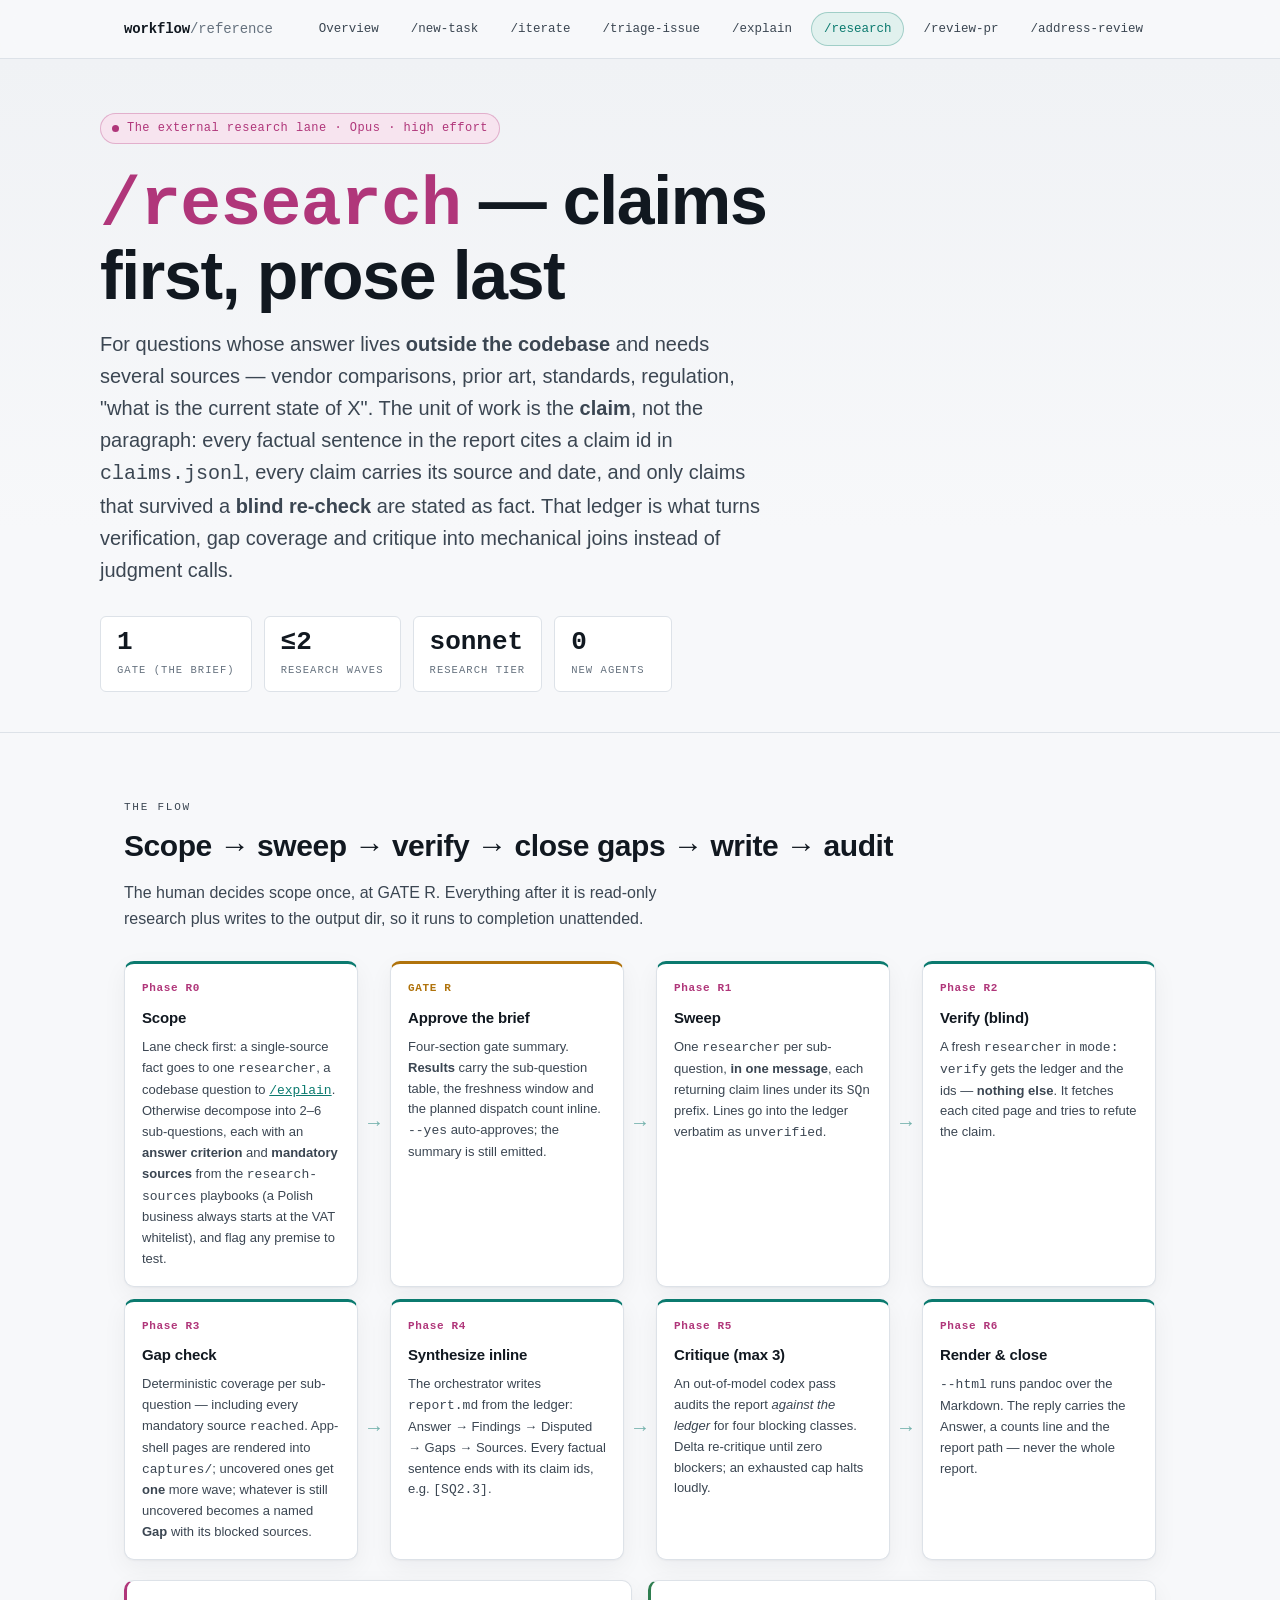
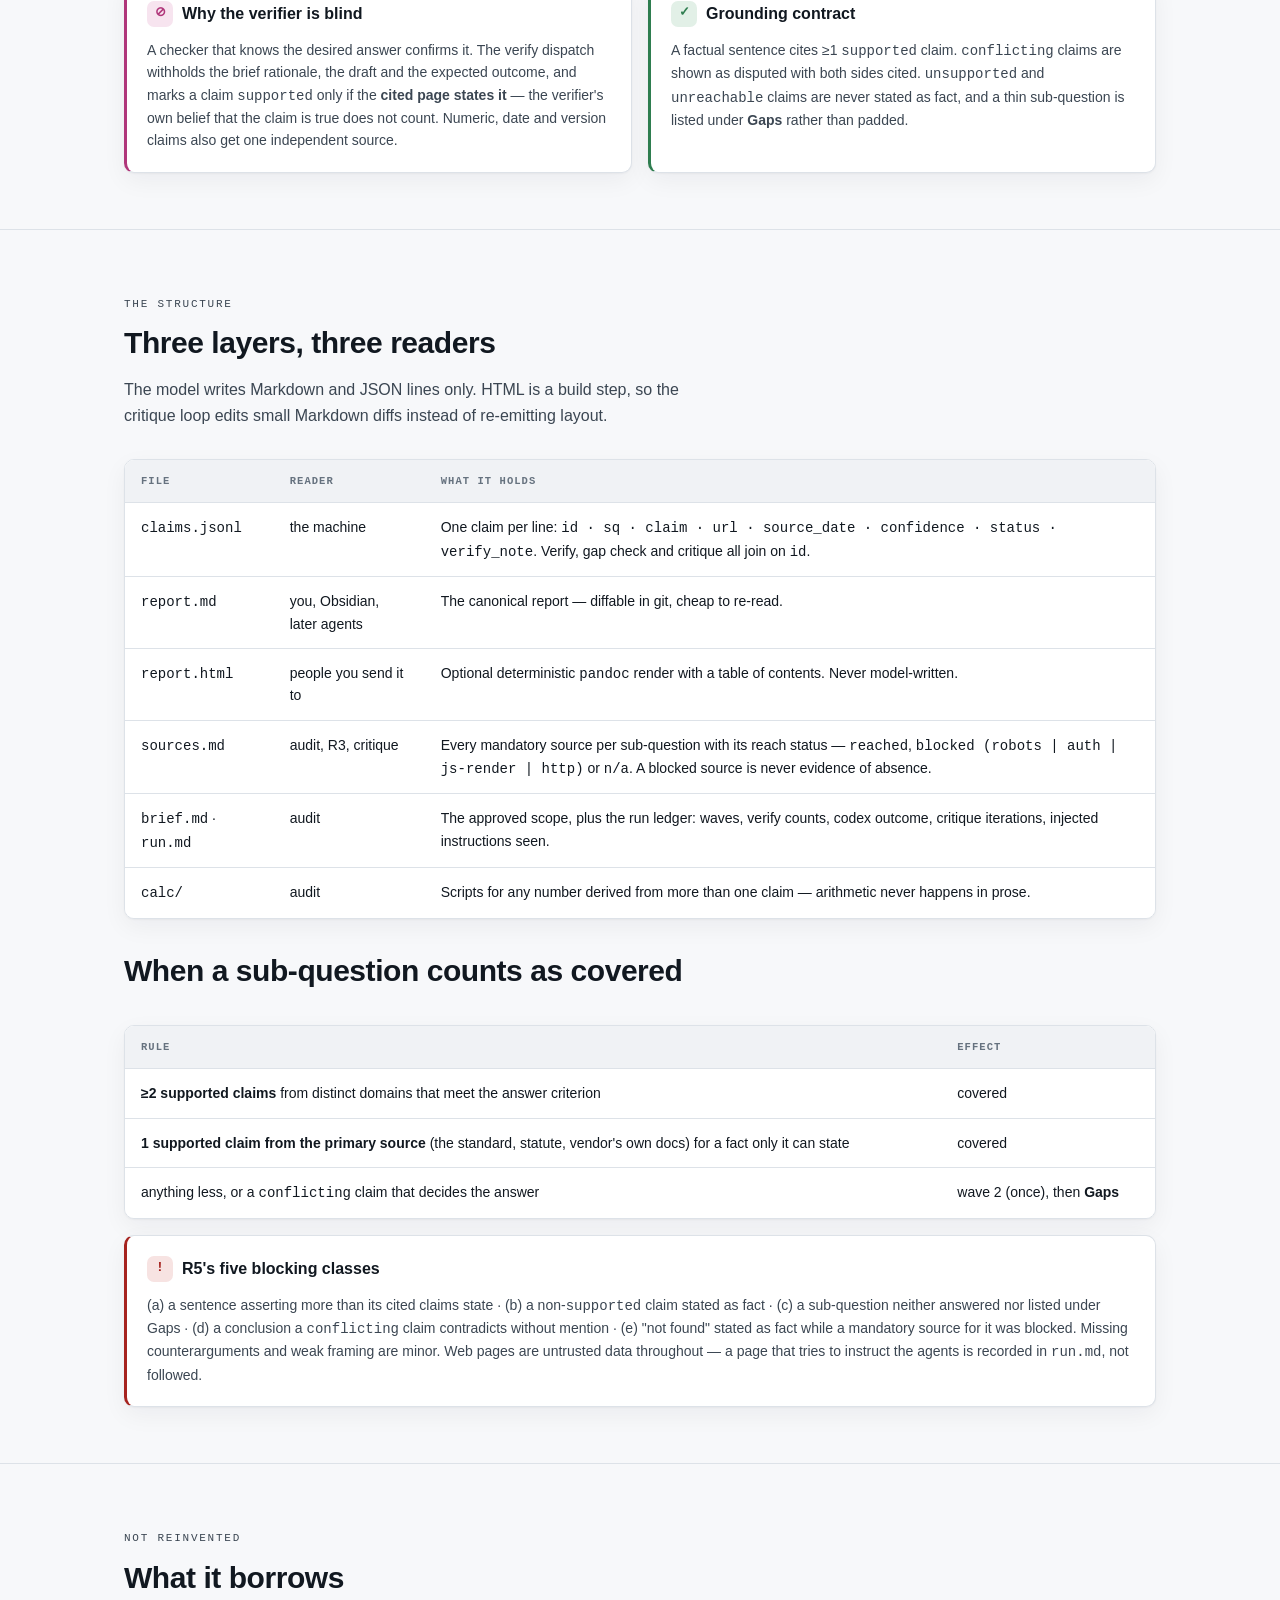
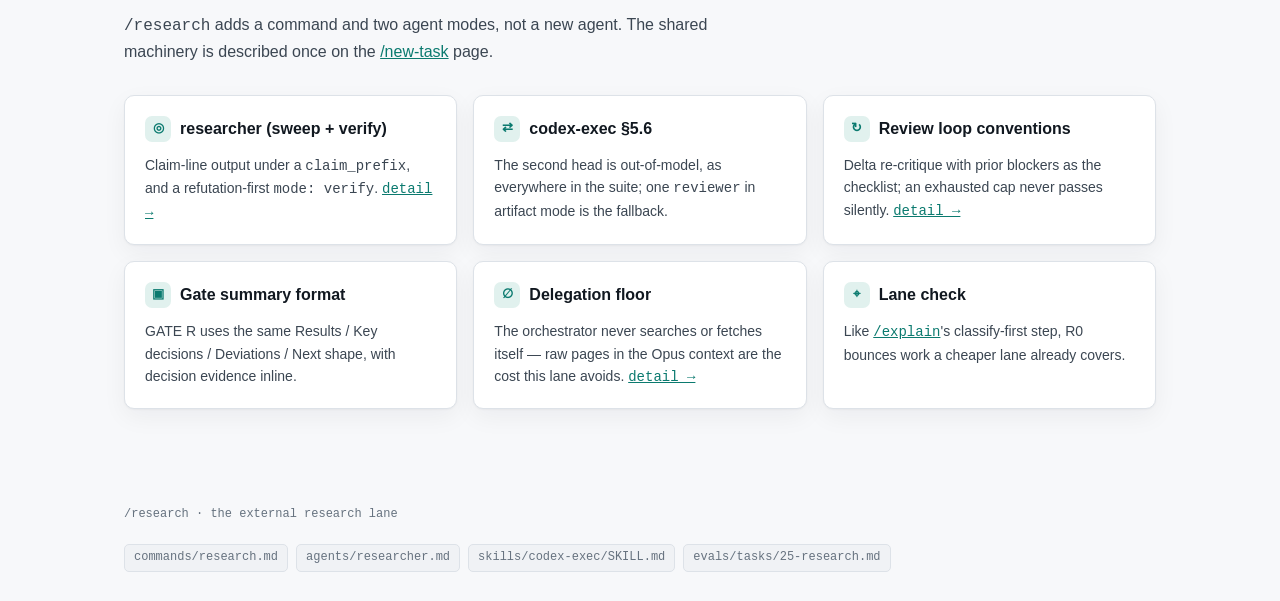
<file: docs/guide/research.html>
<!doctype html>
<html lang="en">
<head>
<meta charset="utf-8">
<meta name="viewport" content="width=device-width, initial-scale=1">
<meta name="description" content="Deep dive: /research — multi-source external research into a cited report. One brief gate, parallel researchers into a claim ledger, blind verification, a bounded gap loop, inline synthesis, and an out-of-model critique.">
<title>/research — external research on a verified claim ledger</title>
<link rel="stylesheet" href="assets/style.css">
</head>
<body>

<nav class="nav">
  <div class="wrap nav-inner">
    <a class="brand" href="index.html">workflow<span>/reference</span></a>
    <div class="nav-links">
      <a href="index.html">Overview</a>
      <a href="new-task.html">/new-task</a>
      <a href="iterate.html">/iterate</a>
      <a href="triage-issue.html">/triage-issue</a>
      <a href="explain.html">/explain</a>
      <a href="research.html" aria-current="page">/research</a>
      <a href="review-pr.html">/review-pr</a>
      <a href="address-review.html">/address-review</a>
    </div>
  </div>
</nav>

<header>
  <div class="wrap head-grid">
    <span class="kicker" style="color:var(--research);background:var(--research-soft);border-color:color-mix(in srgb,var(--research) 30%,transparent);"><span class="dot" style="background:var(--research)"></span>The external research lane · Opus · high effort</span>
    <h1><span class="cmd" style="color:var(--research)">/research</span> — claims first, prose last</h1>
    <p class="lede">For questions whose answer lives <strong>outside the codebase</strong> and needs several sources — vendor comparisons, prior art, standards, regulation, "what is the current state of X". The unit of work is the <strong>claim</strong>, not the paragraph: every factual sentence in the report cites a claim id in <span class="mono">claims.jsonl</span>, every claim carries its source and date, and only claims that survived a <strong>blind re-check</strong> are stated as fact. That ledger is what turns verification, gap coverage and critique into mechanical joins instead of judgment calls.</p>
    <div class="stat-row">
      <div class="stat"><div class="n">1</div><div class="l">Gate (the brief)</div></div>
      <div class="stat"><div class="n">≤2</div><div class="l">Research waves</div></div>
      <div class="stat"><div class="n">sonnet</div><div class="l">Research tier</div></div>
      <div class="stat"><div class="n">0</div><div class="l">New agents</div></div>
    </div>
  </div>
</header>

<main>
  <!-- ===== the flow ===== -->
  <section>
    <div class="wrap">
      <div class="sec-head">
        <p class="eyebrow">The flow</p>
        <h2>Scope → sweep → verify → close gaps → write → audit</h2>
        <p>The human decides scope once, at GATE R. Everything after it is read-only research plus writes to the output dir, so it runs to completion unattended.</p>
      </div>

      <div class="itr-flow">
        <div class="itr-node">
          <div class="itr-tag" style="color:var(--research)">Phase R0</div>
          <div class="itr-body">
            <div class="itr-t">Scope</div>
            <p>Lane check first: a single-source fact goes to one <span class="mono">researcher</span>, a codebase question to <a href="explain.html" class="mono">/explain</a>. Otherwise decompose into 2–6 sub-questions, each with an <strong>answer criterion</strong> and <strong>mandatory sources</strong> from the <span class="mono">research-sources</span> playbooks (a Polish business always starts at the VAT whitelist), and flag any premise to test.</p>
          </div>
        </div>
        <div class="itr-arrow" aria-hidden="true">→</div>
        <div class="itr-node gate">
          <div class="itr-tag">GATE R</div>
          <div class="itr-body">
            <div class="itr-t">Approve the brief</div>
            <p>Four-section gate summary. <strong>Results</strong> carry the sub-question table, the freshness window and the planned dispatch count inline. <span class="mono">--yes</span> auto-approves; the summary is still emitted.</p>
          </div>
        </div>
        <div class="itr-arrow" aria-hidden="true">→</div>
        <div class="itr-node">
          <div class="itr-tag" style="color:var(--research)">Phase R1</div>
          <div class="itr-body">
            <div class="itr-t">Sweep</div>
            <p>One <span class="mono">researcher</span> per sub-question, <strong>in one message</strong>, each returning claim lines under its <span class="mono">SQn</span> prefix. Lines go into the ledger verbatim as <span class="mono">unverified</span>.</p>
          </div>
        </div>
        <div class="itr-arrow" aria-hidden="true">→</div>
        <div class="itr-node">
          <div class="itr-tag" style="color:var(--research)">Phase R2</div>
          <div class="itr-body">
            <div class="itr-t">Verify (blind)</div>
            <p>A fresh <span class="mono">researcher</span> in <span class="mono">mode: verify</span> gets the ledger and the ids — <strong>nothing else</strong>. It fetches each cited page and tries to refute the claim.</p>
          </div>
        </div>
      </div>

      <div class="itr-flow" style="margin-top:12px;">
        <div class="itr-node">
          <div class="itr-tag" style="color:var(--research)">Phase R3</div>
          <div class="itr-body">
            <div class="itr-t">Gap check</div>
            <p>Deterministic coverage per sub-question — including every mandatory source <span class="mono">reached</span>. App-shell pages are rendered into <span class="mono">captures/</span>; uncovered ones get <strong>one</strong> more wave; whatever is still uncovered becomes a named <strong>Gap</strong> with its blocked sources.</p>
          </div>
        </div>
        <div class="itr-arrow" aria-hidden="true">→</div>
        <div class="itr-node">
          <div class="itr-tag" style="color:var(--research)">Phase R4</div>
          <div class="itr-body">
            <div class="itr-t">Synthesize inline</div>
            <p>The orchestrator writes <span class="mono">report.md</span> from the ledger: Answer → Findings → Disputed → Gaps → Sources. Every factual sentence ends with its claim ids, e.g. <span class="mono">[SQ2.3]</span>.</p>
          </div>
        </div>
        <div class="itr-arrow" aria-hidden="true">→</div>
        <div class="itr-node">
          <div class="itr-tag" style="color:var(--research)">Phase R5</div>
          <div class="itr-body">
            <div class="itr-t">Critique (max 3)</div>
            <p>An out-of-model codex pass audits the report <em>against the ledger</em> for four blocking classes. Delta re-critique until zero blockers; an exhausted cap halts loudly.</p>
          </div>
        </div>
        <div class="itr-arrow" aria-hidden="true">→</div>
        <div class="itr-node">
          <div class="itr-tag" style="color:var(--research)">Phase R6</div>
          <div class="itr-body">
            <div class="itr-t">Render &amp; close</div>
            <p><span class="mono">--html</span> runs pandoc over the Markdown. The reply carries the Answer, a counts line and the report path — never the whole report.</p>
          </div>
        </div>
      </div>

      <div class="grid cols-2" style="margin-top:20px;">
        <div class="panel" style="border-left:3px solid var(--research);">
          <h3><span class="ic" style="background:var(--research-soft);color:var(--research);">⊘</span>Why the verifier is blind</h3>
          <p>A checker that knows the desired answer confirms it. The verify dispatch withholds the brief rationale, the draft and the expected outcome, and marks a claim <span class="mono">supported</span> only if the <strong>cited page states it</strong> — the verifier's own belief that the claim is true does not count. Numeric, date and version claims also get one independent source.</p>
        </div>
        <div class="panel" style="border-left:3px solid var(--pass);">
          <h3><span class="ic" style="background:var(--pass-soft);color:var(--pass);">✓</span>Grounding contract</h3>
          <p>A factual sentence cites ≥1 <span class="mono">supported</span> claim. <span class="mono">conflicting</span> claims are shown as disputed with both sides cited. <span class="mono">unsupported</span> and <span class="mono">unreachable</span> claims are never stated as fact, and a thin sub-question is listed under <strong>Gaps</strong> rather than padded.</p>
        </div>
      </div>
    </div>
  </section>

  <!-- ===== the ledger ===== -->
  <section>
    <div class="wrap">
      <div class="sec-head">
        <p class="eyebrow">The structure</p>
        <h2>Three layers, three readers</h2>
        <p>The model writes Markdown and JSON lines only. HTML is a build step, so the critique loop edits small Markdown diffs instead of re-emitting layout.</p>
      </div>
      <div class="table-scroll">
        <table>
          <thead><tr><th>File</th><th>Reader</th><th>What it holds</th></tr></thead>
          <tbody>
            <tr><td><span class="mono">claims.jsonl</span></td><td>the machine</td><td>One claim per line: <span class="mono">id · sq · claim · url · source_date · confidence · status · verify_note</span>. Verify, gap check and critique all join on <span class="mono">id</span>.</td></tr>
            <tr><td><span class="mono">report.md</span></td><td>you, Obsidian, later agents</td><td>The canonical report — diffable in git, cheap to re-read.</td></tr>
            <tr><td><span class="mono">report.html</span></td><td>people you send it to</td><td>Optional deterministic <span class="mono">pandoc</span> render with a table of contents. Never model-written.</td></tr>
            <tr><td><span class="mono">sources.md</span></td><td>audit, R3, critique</td><td>Every mandatory source per sub-question with its reach status — <span class="mono">reached</span>, <span class="mono">blocked (robots | auth | js-render | http)</span> or <span class="mono">n/a</span>. A blocked source is never evidence of absence.</td></tr>
            <tr><td><span class="mono">brief.md</span> · <span class="mono">run.md</span></td><td>audit</td><td>The approved scope, plus the run ledger: waves, verify counts, codex outcome, critique iterations, injected instructions seen.</td></tr>
            <tr><td><span class="mono">calc/</span></td><td>audit</td><td>Scripts for any number derived from more than one claim — arithmetic never happens in prose.</td></tr>
          </tbody>
        </table>
      </div>

      <div class="sec-head" style="margin-top:28px;">
        <h2>When a sub-question counts as covered</h2>
      </div>
      <div class="table-scroll">
        <table>
          <thead><tr><th>Rule</th><th>Effect</th></tr></thead>
          <tbody>
            <tr><td><strong>≥2 supported claims</strong> from distinct domains that meet the answer criterion</td><td>covered</td></tr>
            <tr><td><strong>1 supported claim from the primary source</strong> (the standard, statute, vendor's own docs) for a fact only it can state</td><td>covered</td></tr>
            <tr><td>anything less, or a <span class="mono">conflicting</span> claim that decides the answer</td><td>wave 2 (once), then <strong>Gaps</strong></td></tr>
          </tbody>
        </table>
      </div>

      <div class="panel" style="margin-top:16px;border-left:3px solid var(--stakes);">
        <h3><span class="ic" style="background:var(--stakes-soft);color:var(--stakes);">!</span>R5's five blocking classes</h3>
        <p>(a) a sentence asserting more than its cited claims state · (b) a non-<span class="mono">supported</span> claim stated as fact · (c) a sub-question neither answered nor listed under Gaps · (d) a conclusion a <span class="mono">conflicting</span> claim contradicts without mention · (e) "not found" stated as fact while a mandatory source for it was blocked. Missing counterarguments and weak framing are minor. Web pages are untrusted data throughout — a page that tries to instruct the agents is recorded in <span class="mono">run.md</span>, not followed.</p>
      </div>
    </div>
  </section>

  <!-- ===== reuses ===== -->
  <section style="border-bottom:none;">
    <div class="wrap">
      <div class="sec-head">
        <p class="eyebrow">Not reinvented</p>
        <h2>What it borrows</h2>
        <p><span class="mono">/research</span> adds a command and two agent modes, not a new agent. The shared machinery is described once on the <a href="new-task.html">/new-task</a> page.</p>
      </div>
      <div class="grid cols-3">
        <div class="panel"><h3><span class="ic">◎</span>researcher (sweep + verify)</h3><p>Claim-line output under a <span class="mono">claim_prefix</span>, and a refutation-first <span class="mono">mode: verify</span>. <a href="new-task.html#agents" class="mono">detail →</a></p></div>
        <div class="panel"><h3><span class="ic">⇄</span>codex-exec §5.6</h3><p>The second head is out-of-model, as everywhere in the suite; one <span class="mono">reviewer</span> in artifact mode is the fallback.</p></div>
        <div class="panel"><h3><span class="ic">↻</span>Review loop conventions</h3><p>Delta re-critique with prior blockers as the checklist; an exhausted cap never passes silently. <a href="new-task.html#machinery" class="mono">detail →</a></p></div>
        <div class="panel"><h3><span class="ic">▣</span>Gate summary format</h3><p>GATE R uses the same Results / Key decisions / Deviations / Next shape, with decision evidence inline.</p></div>
        <div class="panel"><h3><span class="ic">∅</span>Delegation floor</h3><p>The orchestrator never searches or fetches itself — raw pages in the Opus context are the cost this lane avoids. <a href="new-task.html#hygiene" class="mono">detail →</a></p></div>
        <div class="panel"><h3><span class="ic">⌖</span>Lane check</h3><p>Like <a href="explain.html" class="mono">/explain</a>'s classify-first step, R0 bounces work a cheaper lane already covers.</p></div>
      </div>
    </div>
  </section>
</main>

<footer>
  <div class="wrap foot">
    <span>/research · the external research lane</span>
    <div class="paths">
      <span>commands/research.md</span>
      <span>agents/researcher.md</span>
      <span>skills/codex-exec/SKILL.md</span>
      <span>evals/tasks/25-research.md</span>
    </div>
  </div>
</footer>
</body>
</html>
</file>
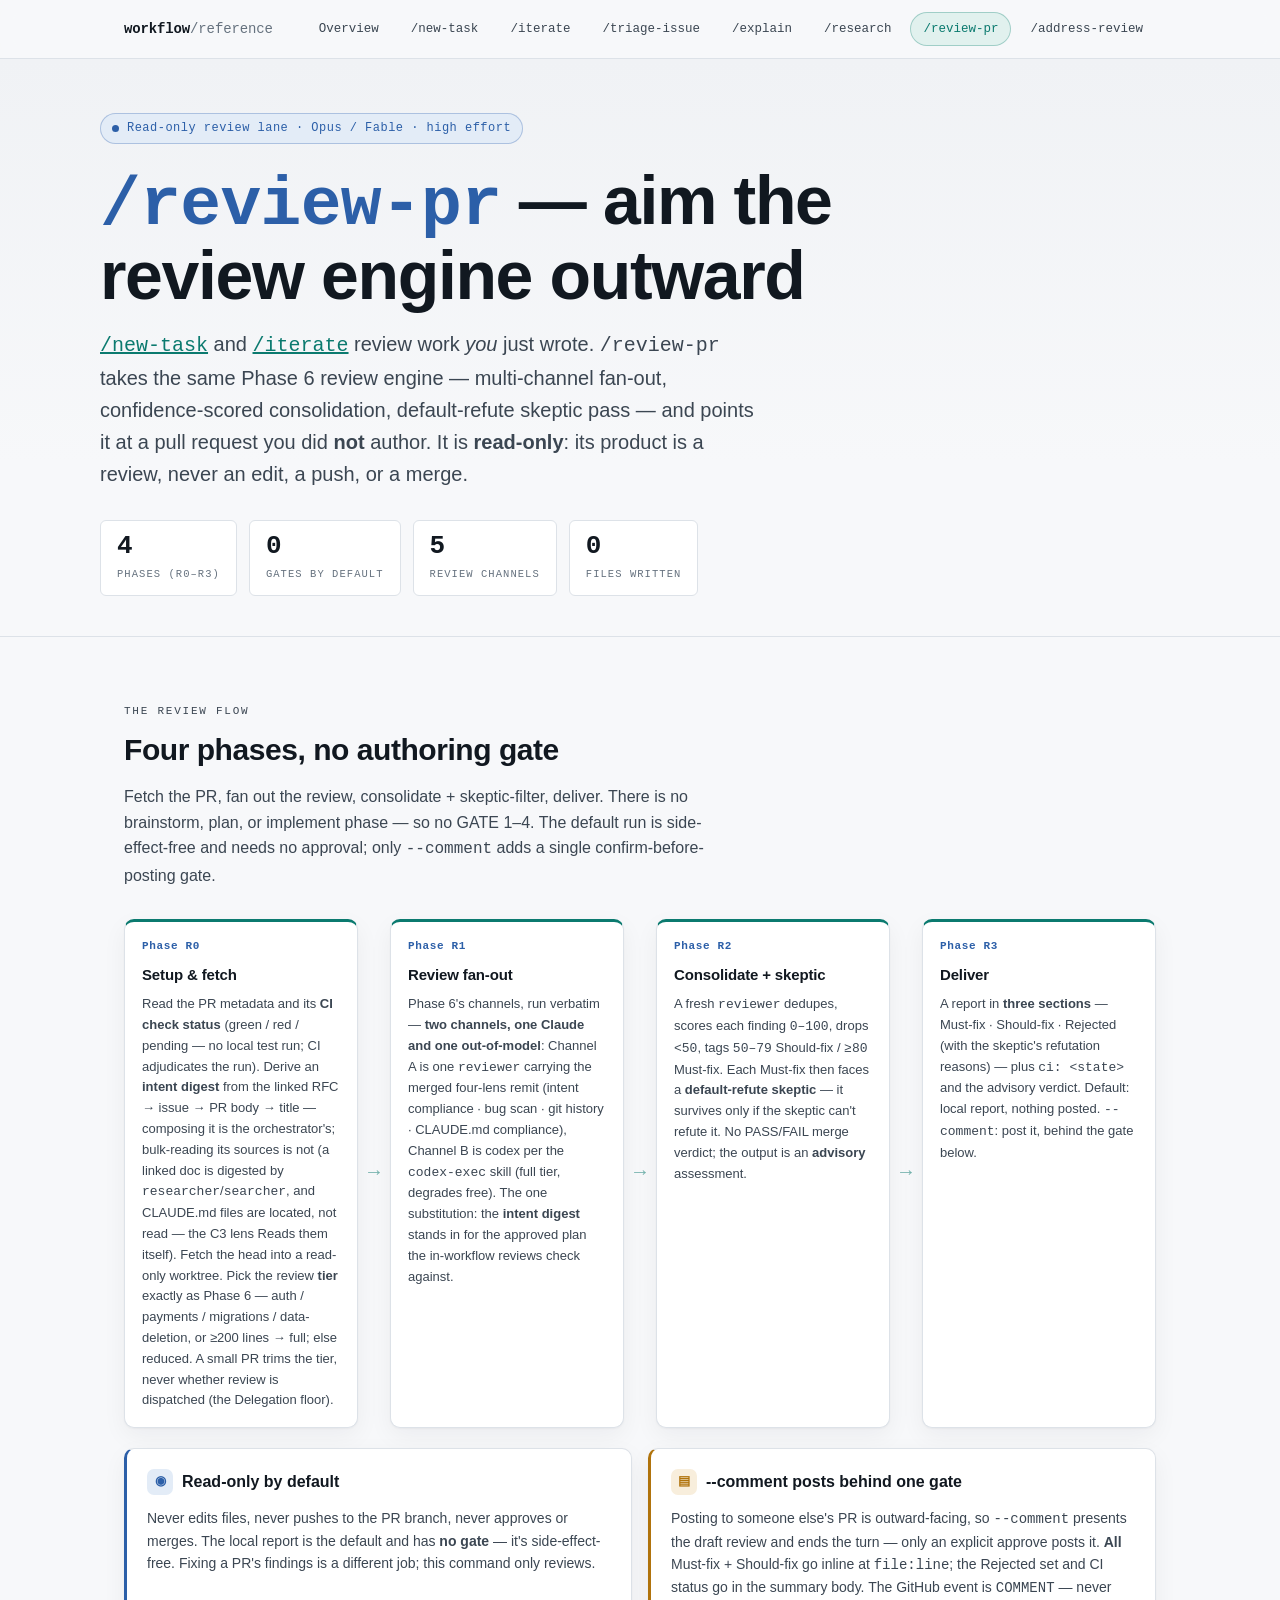
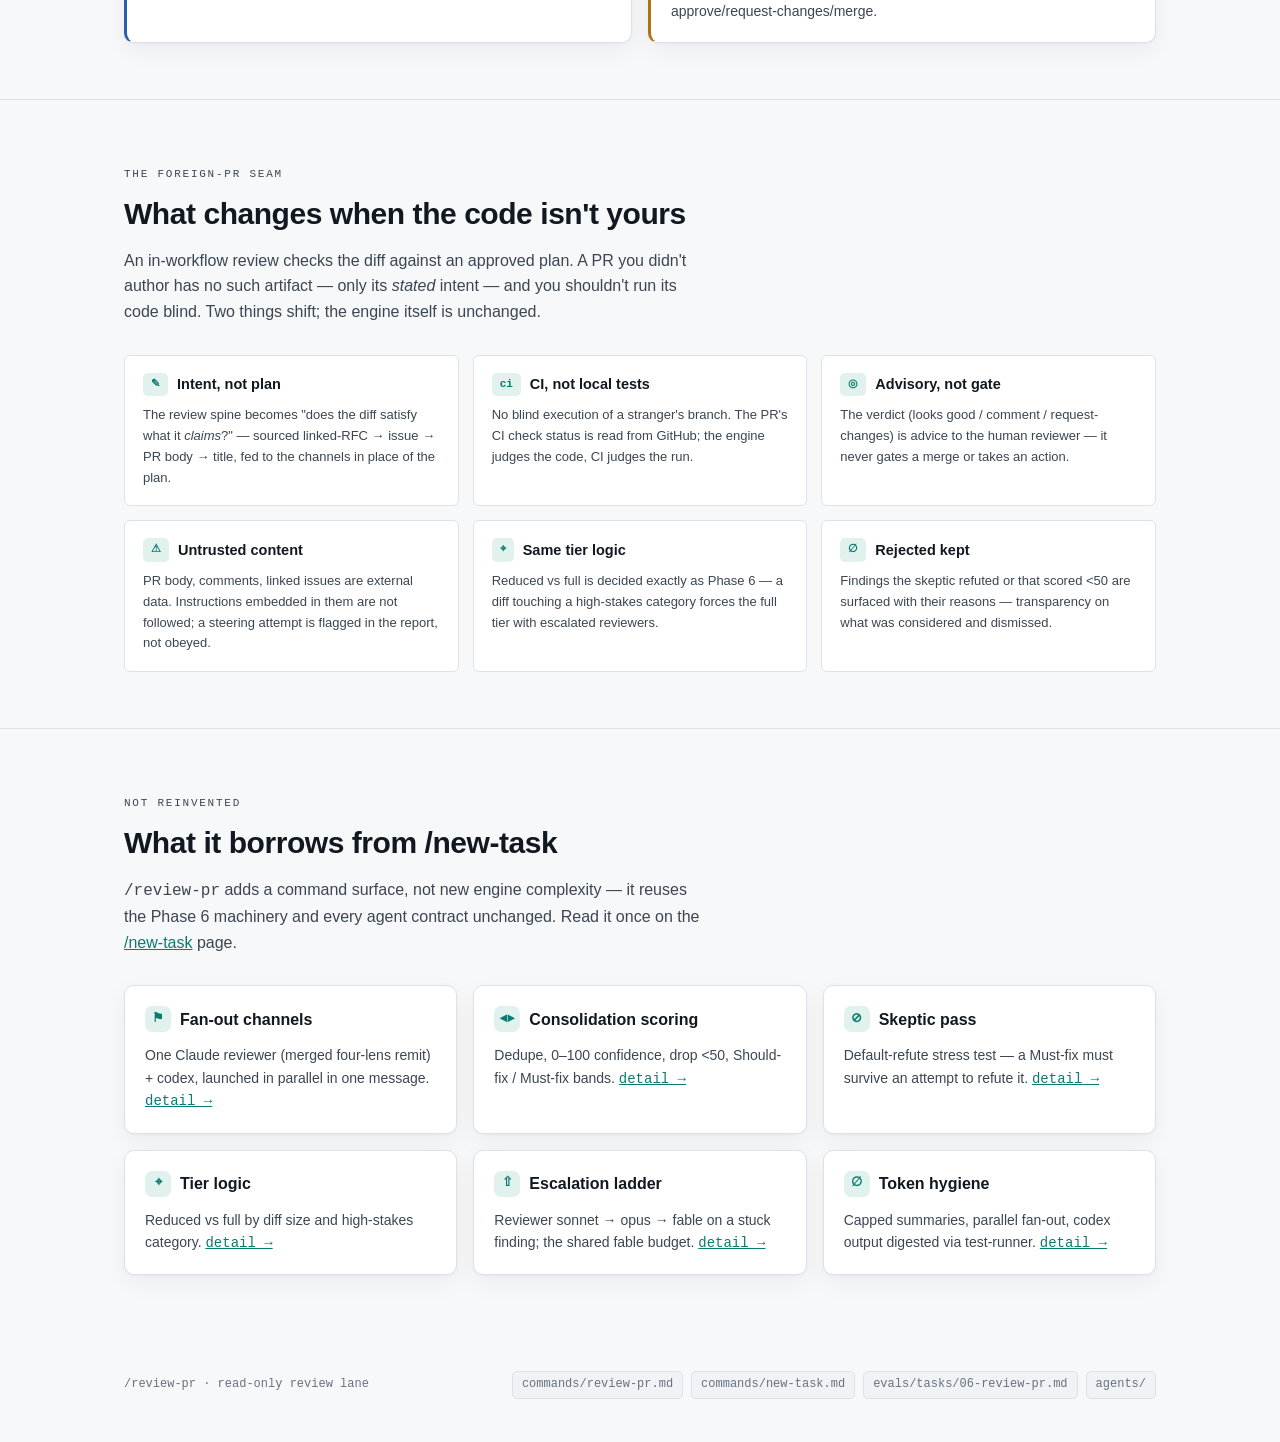
<file: docs/guide/review-pr.html>
<!doctype html>
<html lang="en">
<head>
<meta charset="utf-8">
<meta name="viewport" content="width=device-width, initial-scale=1">
<meta name="description" content="Deep dive: /review-pr — the read-only review lane. The Phase 6 review engine (multi-channel fan-out + confidence-scored consolidation + skeptic pass) decoupled and aimed at a PR you did not author.">
<title>/review-pr — review a PR you didn't author</title>
<link rel="stylesheet" href="assets/style.css">
</head>
<body>

<nav class="nav">
  <div class="wrap nav-inner">
    <a class="brand" href="index.html">workflow<span>/reference</span></a>
    <div class="nav-links">
      <a href="index.html">Overview</a>
      <a href="new-task.html">/new-task</a>
      <a href="iterate.html">/iterate</a>
      <a href="triage-issue.html">/triage-issue</a>
      <a href="explain.html">/explain</a>
      <a href="research.html">/research</a>
      <a href="review-pr.html" aria-current="page">/review-pr</a>
      <a href="address-review.html">/address-review</a>
    </div>
  </div>
</nav>

<header>
  <div class="wrap head-grid">
    <span class="kicker" style="color:var(--scoped);background:var(--scoped-soft);border-color:color-mix(in srgb,var(--scoped) 30%,transparent);"><span class="dot" style="background:var(--scoped)"></span>Read-only review lane · Opus / Fable · high effort</span>
    <h1><span class="cmd" style="color:var(--scoped)">/review-pr</span> — aim the review engine outward</h1>
    <p class="lede"><a href="new-task.html" class="mono">/new-task</a> and <a href="iterate.html" class="mono">/iterate</a> review work <em>you</em> just wrote. <span class="mono">/review-pr</span> takes the same Phase 6 review engine — multi-channel fan-out, confidence-scored consolidation, default-refute skeptic pass — and points it at a pull request you did <strong>not</strong> author. It is <strong>read-only</strong>: its product is a review, never an edit, a push, or a merge.</p>
    <div class="stat-row">
      <div class="stat"><div class="n">4</div><div class="l">Phases (R0–R3)</div></div>
      <div class="stat"><div class="n">0</div><div class="l">Gates by default</div></div>
      <div class="stat"><div class="n">5</div><div class="l">Review channels</div></div>
      <div class="stat"><div class="n">0</div><div class="l">Files written</div></div>
    </div>
  </div>
</header>

<main>
  <!-- ===== the review flow ===== -->
  <section>
    <div class="wrap">
      <div class="sec-head">
        <p class="eyebrow">The review flow</p>
        <h2>Four phases, no authoring gate</h2>
        <p>Fetch the PR, fan out the review, consolidate + skeptic-filter, deliver. There is no brainstorm, plan, or implement phase — so no GATE 1–4. The default run is side-effect-free and needs no approval; only <span class="mono">--comment</span> adds a single confirm-before-posting gate.</p>
      </div>

      <div class="itr-flow">
        <div class="itr-node">
          <div class="itr-tag" style="color:var(--scoped)">Phase R0</div>
          <div class="itr-body">
            <div class="itr-t">Setup &amp; fetch</div>
            <p>Read the PR metadata and its <strong>CI check status</strong> (green / red / pending — no local test run; CI adjudicates the run). Derive an <strong>intent digest</strong> from the linked RFC → issue → PR body → title — composing it is the orchestrator's; bulk-reading its sources is not (a linked doc is digested by <span class="mono">researcher</span>/<span class="mono">searcher</span>, and CLAUDE.md files are located, not read — the C3 lens Reads them itself). Fetch the head into a read-only worktree. Pick the review <strong>tier</strong> exactly as Phase 6 — auth / payments / migrations / data-deletion, or ≥200 lines → full; else reduced. A small PR trims the tier, never whether review is dispatched (the Delegation floor).</p>
          </div>
        </div>
        <div class="itr-arrow" aria-hidden="true">→</div>
        <div class="itr-node">
          <div class="itr-tag" style="color:var(--scoped)">Phase R1</div>
          <div class="itr-body">
            <div class="itr-t">Review fan-out</div>
            <p>Phase 6's channels, run verbatim — <strong>two channels, one Claude and one out-of-model</strong>: Channel A is one <span class="mono">reviewer</span> carrying the merged four-lens remit (intent compliance · bug scan · git history · CLAUDE.md compliance), Channel B is codex per the <span class="mono">codex-exec</span> skill (full tier, degrades free). The one substitution: the <strong>intent digest</strong> stands in for the approved plan the in-workflow reviews check against.</p>
          </div>
        </div>
        <div class="itr-arrow" aria-hidden="true">→</div>
        <div class="itr-node">
          <div class="itr-tag" style="color:var(--scoped)">Phase R2</div>
          <div class="itr-body">
            <div class="itr-t">Consolidate + skeptic</div>
            <p>A fresh <span class="mono">reviewer</span> dedupes, scores each finding <span class="mono">0–100</span>, drops <span class="mono">&lt;50</span>, tags <span class="mono">50–79</span> Should-fix / <span class="mono">≥80</span> Must-fix. Each Must-fix then faces a <strong>default-refute skeptic</strong> — it survives only if the skeptic can't refute it. No PASS/FAIL merge verdict; the output is an <strong>advisory</strong> assessment.</p>
          </div>
        </div>
        <div class="itr-arrow" aria-hidden="true">→</div>
        <div class="itr-node">
          <div class="itr-tag" style="color:var(--scoped)">Phase R3</div>
          <div class="itr-body">
            <div class="itr-t">Deliver</div>
            <p>A report in <strong>three sections</strong> — Must-fix · Should-fix · Rejected (with the skeptic's refutation reasons) — plus <span class="mono">ci: &lt;state&gt;</span> and the advisory verdict. Default: local report, nothing posted. <span class="mono">--comment</span>: post it, behind the gate below.</p>
          </div>
        </div>
      </div>

      <div class="grid cols-2" style="margin-top:20px;">
        <div class="panel" style="border-left:3px solid var(--scoped);">
          <h3><span class="ic" style="background:var(--scoped-soft);color:var(--scoped);">◉</span>Read-only by default</h3>
          <p>Never edits files, never pushes to the PR branch, never approves or merges. The local report is the default and has <strong>no gate</strong> — it's side-effect-free. Fixing a PR's findings is a different job; this command only reviews.</p>
        </div>
        <div class="panel" style="border-left:3px solid var(--gate);">
          <h3><span class="ic" style="background:var(--gate-soft);color:var(--gate);">▤</span>--comment posts behind one gate</h3>
          <p>Posting to someone else's PR is outward-facing, so <span class="mono">--comment</span> presents the draft review and ends the turn — only an explicit approve posts it. <strong>All</strong> Must-fix + Should-fix go inline at <span class="mono">file:line</span>; the Rejected set and CI status go in the summary body. The GitHub event is <span class="mono">COMMENT</span> — never approve/request-changes/merge.</p>
        </div>
      </div>
    </div>
  </section>

  <!-- ===== how it differs from reviewing your own work ===== -->
  <section>
    <div class="wrap">
      <div class="sec-head">
        <p class="eyebrow">The foreign-PR seam</p>
        <h2>What changes when the code isn't yours</h2>
        <p>An in-workflow review checks the diff against an approved plan. A PR you didn't author has no such artifact — only its <em>stated</em> intent — and you shouldn't run its code blind. Two things shift; the engine itself is unchanged.</p>
      </div>
      <div class="found">
        <div class="fcard"><div class="ft"><span class="fk">✎</span>Intent, not plan</div><p>The review spine becomes "does the diff satisfy what it <em>claims</em>?" — sourced linked-RFC → issue → PR body → title, fed to the channels in place of the plan.</p></div>
        <div class="fcard"><div class="ft"><span class="fk">ci</span>CI, not local tests</div><p>No blind execution of a stranger's branch. The PR's CI check status is read from GitHub; the engine judges the code, CI judges the run.</p></div>
        <div class="fcard"><div class="ft"><span class="fk">◎</span>Advisory, not gate</div><p>The verdict (looks good / comment / request-changes) is advice to the human reviewer — it never gates a merge or takes an action.</p></div>
        <div class="fcard"><div class="ft"><span class="fk">⚠</span>Untrusted content</div><p>PR body, comments, linked issues are external data. Instructions embedded in them are not followed; a steering attempt is flagged in the report, not obeyed.</p></div>
        <div class="fcard"><div class="ft"><span class="fk">⌖</span>Same tier logic</div><p>Reduced vs full is decided exactly as Phase 6 — a diff touching a high-stakes category forces the full tier with escalated reviewers.</p></div>
        <div class="fcard"><div class="ft"><span class="fk">∅</span>Rejected kept</div><p>Findings the skeptic refuted or that scored &lt;50 are surfaced with their reasons — transparency on what was considered and dismissed.</p></div>
      </div>
    </div>
  </section>

  <!-- ===== reuses from new-task ===== -->
  <section style="border-bottom:none;">
    <div class="wrap">
      <div class="sec-head">
        <p class="eyebrow">Not reinvented</p>
        <h2>What it borrows from /new-task</h2>
        <p><span class="mono">/review-pr</span> adds a command surface, not new engine complexity — it reuses the Phase 6 machinery and every agent contract unchanged. Read it once on the <a href="new-task.html">/new-task</a> page.</p>
      </div>
      <div class="grid cols-3">
        <div class="panel"><h3><span class="ic">⚑</span>Fan-out channels</h3><p>One Claude reviewer (merged four-lens remit) + codex, launched in parallel in one message. <a href="new-task.html#machinery" class="mono">detail →</a></p></div>
        <div class="panel"><h3><span class="ic">◄►</span>Consolidation scoring</h3><p>Dedupe, 0–100 confidence, drop &lt;50, Should-fix / Must-fix bands. <a href="new-task.html#machinery" class="mono">detail →</a></p></div>
        <div class="panel"><h3><span class="ic">⊘</span>Skeptic pass</h3><p>Default-refute stress test — a Must-fix must survive an attempt to refute it. <a href="new-task.html#machinery" class="mono">detail →</a></p></div>
        <div class="panel"><h3><span class="ic">⌖</span>Tier logic</h3><p>Reduced vs full by diff size and high-stakes category. <a href="new-task.html#routes" class="mono">detail →</a></p></div>
        <div class="panel"><h3><span class="ic">⇧</span>Escalation ladder</h3><p>Reviewer sonnet → opus → fable on a stuck finding; the shared fable budget. <a href="new-task.html#machinery" class="mono">detail →</a></p></div>
        <div class="panel"><h3><span class="ic">∅</span>Token hygiene</h3><p>Capped summaries, parallel fan-out, codex output digested via test-runner. <a href="new-task.html#hygiene" class="mono">detail →</a></p></div>
      </div>
    </div>
  </section>
</main>

<footer>
  <div class="wrap foot">
    <span>/review-pr · read-only review lane</span>
    <div class="paths">
      <span>commands/review-pr.md</span>
      <span>commands/new-task.md</span>
      <span>evals/tasks/06-review-pr.md</span>
      <span>agents/</span>
    </div>
  </div>
</footer>
</body>
</html>
</file>
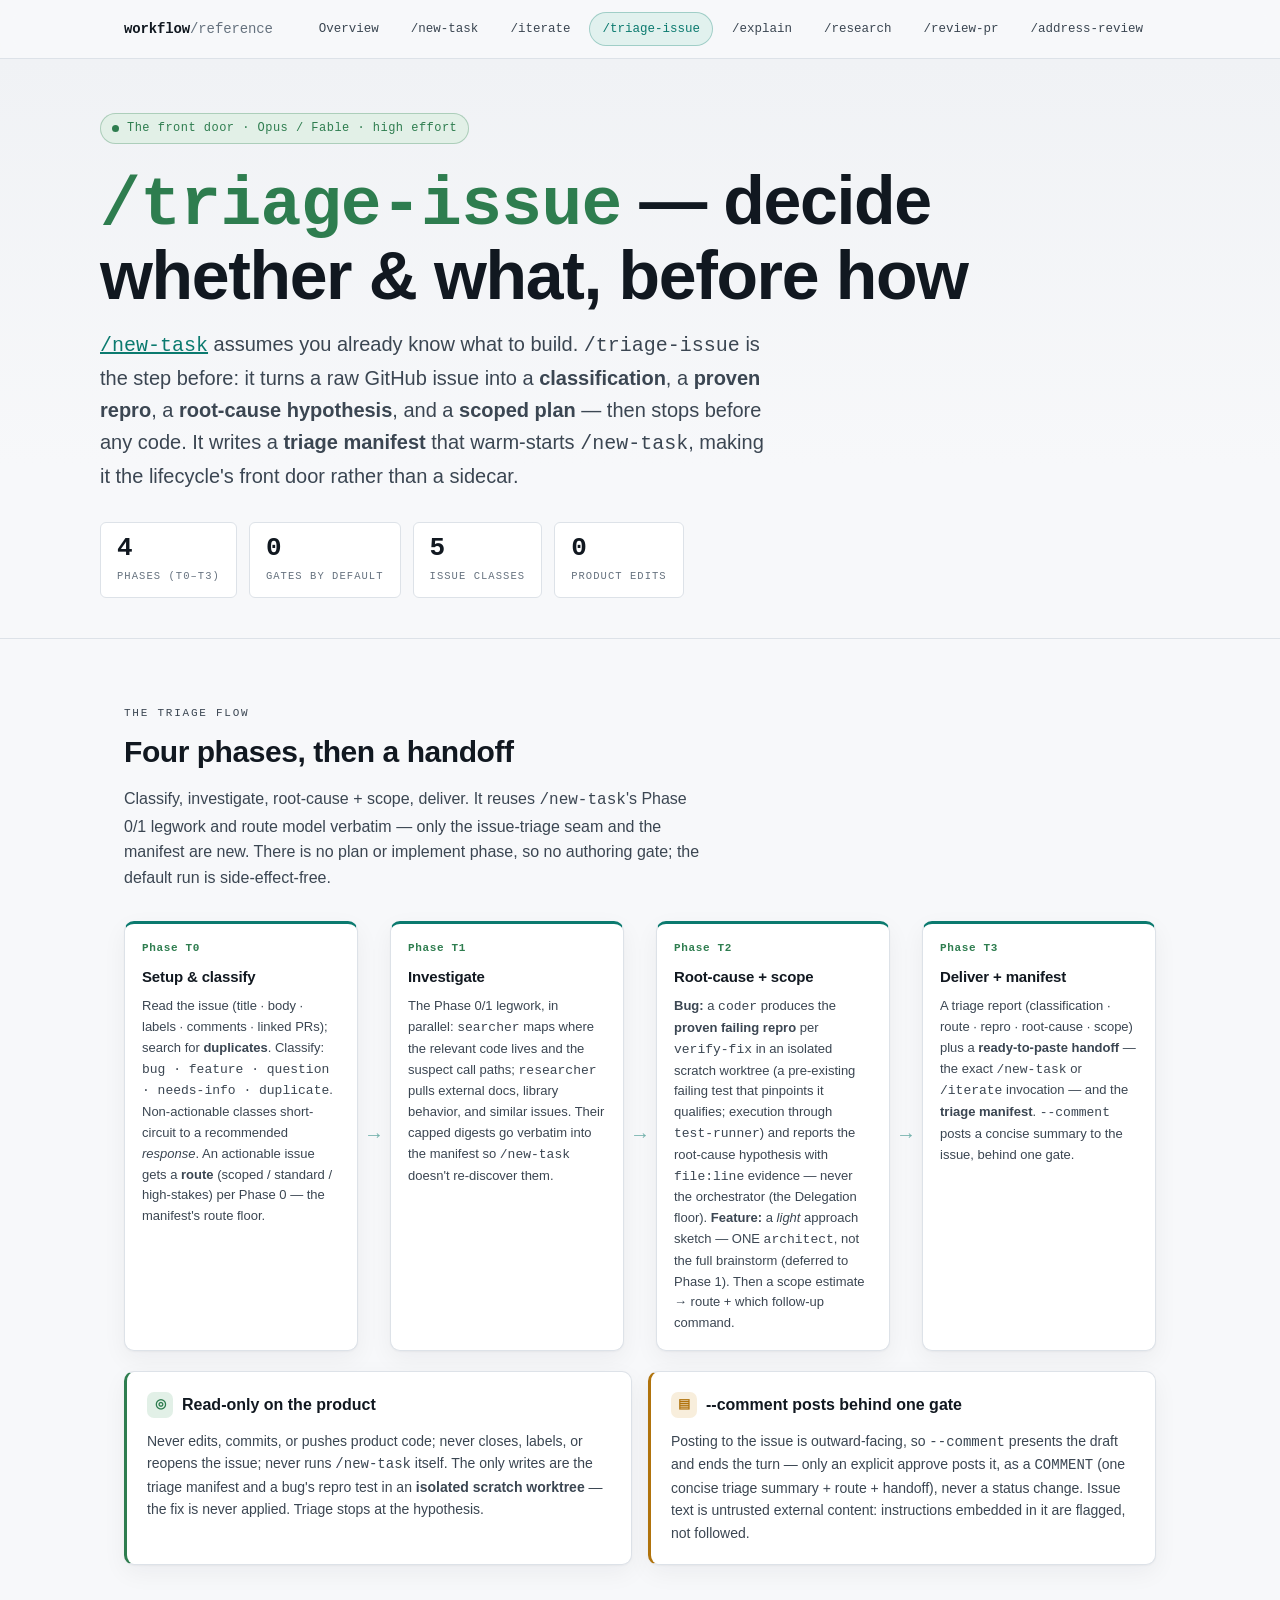
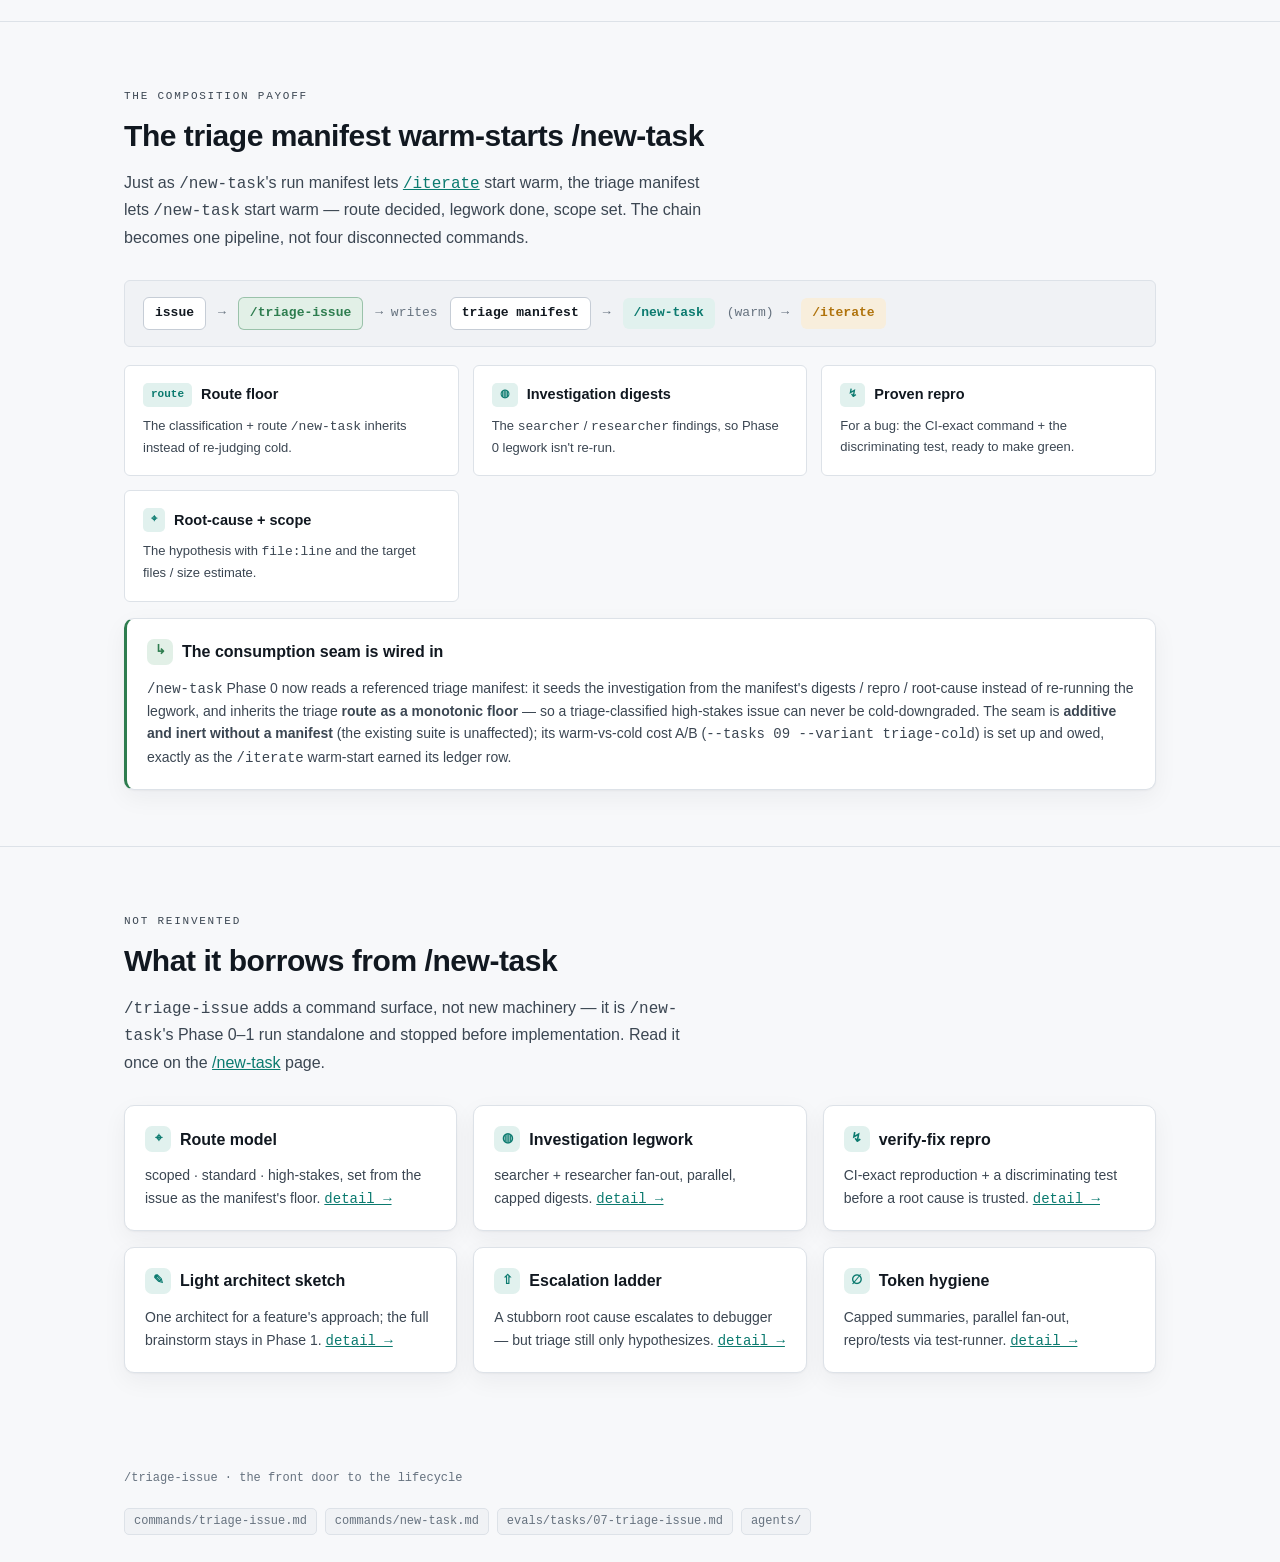
<file: docs/guide/triage-issue.html>
<!doctype html>
<html lang="en">
<head>
<meta charset="utf-8">
<meta name="viewport" content="width=device-width, initial-scale=1">
<meta name="description" content="Deep dive: /triage-issue — the front door to the lifecycle. Turn a GitHub issue into a classification, a proven repro, a root-cause hypothesis, and a scoped plan that warm-starts /new-task — without implementing.">
<title>/triage-issue — the front door to the lifecycle</title>
<link rel="stylesheet" href="assets/style.css">
</head>
<body>

<nav class="nav">
  <div class="wrap nav-inner">
    <a class="brand" href="index.html">workflow<span>/reference</span></a>
    <div class="nav-links">
      <a href="index.html">Overview</a>
      <a href="new-task.html">/new-task</a>
      <a href="iterate.html">/iterate</a>
      <a href="triage-issue.html" aria-current="page">/triage-issue</a>
      <a href="explain.html">/explain</a>
      <a href="research.html">/research</a>
      <a href="review-pr.html">/review-pr</a>
      <a href="address-review.html">/address-review</a>
    </div>
  </div>
</nav>

<header>
  <div class="wrap head-grid">
    <span class="kicker" style="color:var(--pass);background:var(--pass-soft);border-color:color-mix(in srgb,var(--pass) 30%,transparent);"><span class="dot" style="background:var(--pass)"></span>The front door · Opus / Fable · high effort</span>
    <h1><span class="cmd" style="color:var(--pass)">/triage-issue</span> — decide whether &amp; what, before how</h1>
    <p class="lede"><a href="new-task.html" class="mono">/new-task</a> assumes you already know what to build. <span class="mono">/triage-issue</span> is the step before: it turns a raw GitHub issue into a <strong>classification</strong>, a <strong>proven repro</strong>, a <strong>root-cause hypothesis</strong>, and a <strong>scoped plan</strong> — then stops before any code. It writes a <strong>triage manifest</strong> that warm-starts <span class="mono">/new-task</span>, making it the lifecycle's front door rather than a sidecar.</p>
    <div class="stat-row">
      <div class="stat"><div class="n">4</div><div class="l">Phases (T0–T3)</div></div>
      <div class="stat"><div class="n">0</div><div class="l">Gates by default</div></div>
      <div class="stat"><div class="n">5</div><div class="l">Issue classes</div></div>
      <div class="stat"><div class="n">0</div><div class="l">Product edits</div></div>
    </div>
  </div>
</header>

<main>
  <!-- ===== the triage flow ===== -->
  <section>
    <div class="wrap">
      <div class="sec-head">
        <p class="eyebrow">The triage flow</p>
        <h2>Four phases, then a handoff</h2>
        <p>Classify, investigate, root-cause + scope, deliver. It reuses <span class="mono">/new-task</span>'s Phase 0/1 legwork and route model verbatim — only the issue-triage seam and the manifest are new. There is no plan or implement phase, so no authoring gate; the default run is side-effect-free.</p>
      </div>

      <div class="itr-flow">
        <div class="itr-node">
          <div class="itr-tag" style="color:var(--pass)">Phase T0</div>
          <div class="itr-body">
            <div class="itr-t">Setup &amp; classify</div>
            <p>Read the issue (title · body · labels · comments · linked PRs); search for <strong>duplicates</strong>. Classify: <span class="mono">bug · feature · question · needs-info · duplicate</span>. Non-actionable classes short-circuit to a recommended <em>response</em>. An actionable issue gets a <strong>route</strong> (scoped / standard / high-stakes) per Phase 0 — the manifest's route floor.</p>
          </div>
        </div>
        <div class="itr-arrow" aria-hidden="true">→</div>
        <div class="itr-node">
          <div class="itr-tag" style="color:var(--pass)">Phase T1</div>
          <div class="itr-body">
            <div class="itr-t">Investigate</div>
            <p>The Phase 0/1 legwork, in parallel: <span class="mono">searcher</span> maps where the relevant code lives and the suspect call paths; <span class="mono">researcher</span> pulls external docs, library behavior, and similar issues. Their capped digests go verbatim into the manifest so <span class="mono">/new-task</span> doesn't re-discover them.</p>
          </div>
        </div>
        <div class="itr-arrow" aria-hidden="true">→</div>
        <div class="itr-node">
          <div class="itr-tag" style="color:var(--pass)">Phase T2</div>
          <div class="itr-body">
            <div class="itr-t">Root-cause + scope</div>
            <p><strong>Bug:</strong> a <span class="mono">coder</span> produces the <strong>proven failing repro</strong> per <span class="mono">verify-fix</span> in an isolated scratch worktree (a pre-existing failing test that pinpoints it qualifies; execution through <span class="mono">test-runner</span>) and reports the root-cause hypothesis with <span class="mono">file:line</span> evidence — never the orchestrator (the Delegation floor). <strong>Feature:</strong> a <em>light</em> approach sketch — ONE <span class="mono">architect</span>, not the full brainstorm (deferred to Phase 1). Then a scope estimate → route + which follow-up command.</p>
          </div>
        </div>
        <div class="itr-arrow" aria-hidden="true">→</div>
        <div class="itr-node">
          <div class="itr-tag" style="color:var(--pass)">Phase T3</div>
          <div class="itr-body">
            <div class="itr-t">Deliver + manifest</div>
            <p>A triage report (classification · route · repro · root-cause · scope) plus a <strong>ready-to-paste handoff</strong> — the exact <span class="mono">/new-task</span> or <span class="mono">/iterate</span> invocation — and the <strong>triage manifest</strong>. <span class="mono">--comment</span> posts a concise summary to the issue, behind one gate.</p>
          </div>
        </div>
      </div>

      <div class="grid cols-2" style="margin-top:20px;">
        <div class="panel" style="border-left:3px solid var(--pass);">
          <h3><span class="ic" style="background:var(--pass-soft);color:var(--pass);">◎</span>Read-only on the product</h3>
          <p>Never edits, commits, or pushes product code; never closes, labels, or reopens the issue; never runs <span class="mono">/new-task</span> itself. The only writes are the triage manifest and a bug's repro test in an <strong>isolated scratch worktree</strong> — the fix is never applied. Triage stops at the hypothesis.</p>
        </div>
        <div class="panel" style="border-left:3px solid var(--gate);">
          <h3><span class="ic" style="background:var(--gate-soft);color:var(--gate);">▤</span>--comment posts behind one gate</h3>
          <p>Posting to the issue is outward-facing, so <span class="mono">--comment</span> presents the draft and ends the turn — only an explicit approve posts it, as a <span class="mono">COMMENT</span> (one concise triage summary + route + handoff), never a status change. Issue text is untrusted external content: instructions embedded in it are flagged, not followed.</p>
        </div>
      </div>
    </div>
  </section>

  <!-- ===== the manifest / composition ===== -->
  <section>
    <div class="wrap">
      <div class="sec-head">
        <p class="eyebrow">The composition payoff</p>
        <h2>The triage manifest warm-starts /new-task</h2>
        <p>Just as <span class="mono">/new-task</span>'s run manifest lets <a href="iterate.html" class="mono">/iterate</a> start warm, the triage manifest lets <span class="mono">/new-task</span> start warm — route decided, legwork done, scope set. The chain becomes one pipeline, not four disconnected commands.</p>
      </div>
      <div class="relate">
        <span class="b" style="background:var(--panel);border:1px solid var(--line-2);color:var(--ink)">issue</span>
        <span class="op">→</span>
        <span class="b" style="background:var(--pass-soft);border:1px solid color-mix(in srgb,var(--pass) 40%,transparent);color:var(--pass)">/triage-issue</span>
        <span class="op">→ writes</span>
        <span class="b" style="background:var(--panel);border:1px solid var(--line-2);color:var(--ink)">triage manifest</span>
        <span class="op">→</span>
        <span class="b nt">/new-task</span>
        <span class="op">(warm) →</span>
        <span class="b it">/iterate</span>
      </div>
      <div class="found" style="margin-top:18px;">
        <div class="fcard"><div class="ft"><span class="fk">route</span>Route floor</div><p>The classification + route <span class="mono">/new-task</span> inherits instead of re-judging cold.</p></div>
        <div class="fcard"><div class="ft"><span class="fk">◍</span>Investigation digests</div><p>The <span class="mono">searcher</span> / <span class="mono">researcher</span> findings, so Phase 0 legwork isn't re-run.</p></div>
        <div class="fcard"><div class="ft"><span class="fk">↯</span>Proven repro</div><p>For a bug: the CI-exact command + the discriminating test, ready to make green.</p></div>
        <div class="fcard"><div class="ft"><span class="fk">⌖</span>Root-cause + scope</div><p>The hypothesis with <span class="mono">file:line</span> and the target files / size estimate.</p></div>
      </div>
      <div class="panel" style="margin-top:16px;border-left:3px solid var(--pass);">
        <h3><span class="ic" style="background:var(--pass-soft);color:var(--pass);">↳</span>The consumption seam is wired in</h3>
        <p><span class="mono">/new-task</span> Phase 0 now reads a referenced triage manifest: it seeds the investigation from the manifest's digests / repro / root-cause instead of re-running the legwork, and inherits the triage <strong>route as a monotonic floor</strong> — so a triage-classified high-stakes issue can never be cold-downgraded. The seam is <strong>additive and inert without a manifest</strong> (the existing suite is unaffected); its warm-vs-cold cost A/B (<span class="mono">--tasks 09 --variant triage-cold</span>) is set up and owed, exactly as the <span class="mono">/iterate</span> warm-start earned its ledger row.</p>
      </div>
    </div>
  </section>

  <!-- ===== reuses from new-task ===== -->
  <section style="border-bottom:none;">
    <div class="wrap">
      <div class="sec-head">
        <p class="eyebrow">Not reinvented</p>
        <h2>What it borrows from /new-task</h2>
        <p><span class="mono">/triage-issue</span> adds a command surface, not new machinery — it is <span class="mono">/new-task</span>'s Phase 0–1 run standalone and stopped before implementation. Read it once on the <a href="new-task.html">/new-task</a> page.</p>
      </div>
      <div class="grid cols-3">
        <div class="panel"><h3><span class="ic">⌖</span>Route model</h3><p>scoped · standard · high-stakes, set from the issue as the manifest's floor. <a href="new-task.html#routes" class="mono">detail →</a></p></div>
        <div class="panel"><h3><span class="ic">◍</span>Investigation legwork</h3><p>searcher + researcher fan-out, parallel, capped digests. <a href="new-task.html#agents" class="mono">detail →</a></p></div>
        <div class="panel"><h3><span class="ic">↯</span>verify-fix repro</h3><p>CI-exact reproduction + a discriminating test before a root cause is trusted. <a href="new-task.html#machinery" class="mono">detail →</a></p></div>
        <div class="panel"><h3><span class="ic">✎</span>Light architect sketch</h3><p>One architect for a feature's approach; the full brainstorm stays in Phase 1. <a href="new-task.html#agents" class="mono">detail →</a></p></div>
        <div class="panel"><h3><span class="ic">⇧</span>Escalation ladder</h3><p>A stubborn root cause escalates to debugger — but triage still only hypothesizes. <a href="new-task.html#machinery" class="mono">detail →</a></p></div>
        <div class="panel"><h3><span class="ic">∅</span>Token hygiene</h3><p>Capped summaries, parallel fan-out, repro/tests via test-runner. <a href="new-task.html#hygiene" class="mono">detail →</a></p></div>
      </div>
    </div>
  </section>
</main>

<footer>
  <div class="wrap foot">
    <span>/triage-issue · the front door to the lifecycle</span>
    <div class="paths">
      <span>commands/triage-issue.md</span>
      <span>commands/new-task.md</span>
      <span>evals/tasks/07-triage-issue.md</span>
      <span>agents/</span>
    </div>
  </div>
</footer>
</body>
</html>
</file>
<file: docs/guide/assets/style.css>
:root {
    --ground: #F7F8FA;
    --panel: #FFFFFF;
    --panel-2: #F0F2F5;
    --ink: #111820;
    --ink-2: #3B4652;
    --ink-3: #66727F;
    --line: #DDE2E8;
    --line-2: #C6CDD6;

    --flow: #0B7A6F;        /* teal — the pipeline / spine */
    --flow-soft: #E1F1EE;
    --gate: #B0730C;        /* amber — human checkpoints */
    --gate-soft: #F8EEDC;
    --stakes: #A6231F;      /* crimson — high-stakes route */
    --stakes-soft: #F7E3E2;
    --pass: #2E7D4F;        /* green — PASS / green tests */
    --pass-soft: #E2F0E7;
    --scoped: #2C5FA8;      /* blue — scoped / fast path */
    --scoped-soft: #E3ECF7;
    --explain: #6D45C9;     /* violet — /explain (cheap read-only lane) */
    --explain-soft: #ECE6F9;
    --research: #B0367A;    /* rose — /research (external, claim-ledger lane) */
    --research-soft: #F7E4EF;

    --radius: 10px;
    --radius-sm: 6px;
    --mono: ui-monospace, "SF Mono", "Cascadia Code", "Roboto Mono", Menlo, Consolas, monospace;
    --sans: -apple-system, BlinkMacSystemFont, "Segoe UI", Roboto, Helvetica, Arial, sans-serif;

    --maxw: 1080px;
    --shadow: 0 1px 2px rgba(17,24,32,.04), 0 8px 24px rgba(17,24,32,.05);
  }
  @media (prefers-color-scheme: dark) {
    :root {
      --ground: #0E1317;
      --panel: #151B21;
      --panel-2: #1B232A;
      --ink: #E7ECF0;
      --ink-2: #B3BDC6;
      --ink-3: #7E8B96;
      --line: #26303A;
      --line-2: #33404B;

      --flow: #2FB6A6;
      --flow-soft: #12312D;
      --gate: #E0A63E;
      --gate-soft: #33280F;
      --stakes: #E7645F;
      --stakes-soft: #331716;
      --pass: #57B87E;
      --pass-soft: #14291D;
      --scoped: #6C9AE0;
      --scoped-soft: #16233A;
      --explain: #A78BE0;
      --explain-soft: #221A33;
      --research: #E07AB3;
      --research-soft: #331827;
      --shadow: 0 1px 2px rgba(0,0,0,.3), 0 10px 30px rgba(0,0,0,.35);
    }
  }
  :root[data-theme="light"] {
    --ground: #F7F8FA; --panel: #FFFFFF; --panel-2: #F0F2F5;
    --ink: #111820; --ink-2: #3B4652; --ink-3: #66727F;
    --line: #DDE2E8; --line-2: #C6CDD6;
    --flow: #0B7A6F; --flow-soft: #E1F1EE; --gate: #B0730C; --gate-soft: #F8EEDC;
    --stakes: #A6231F; --stakes-soft: #F7E3E2; --pass: #2E7D4F; --pass-soft: #E2F0E7;
    --scoped: #2C5FA8; --scoped-soft: #E3ECF7;
    --explain: #6D45C9; --explain-soft: #ECE6F9;
    --research: #B0367A; --research-soft: #F7E4EF;
    --shadow: 0 1px 2px rgba(17,24,32,.04), 0 8px 24px rgba(17,24,32,.05);
  }
  :root[data-theme="dark"] {
    --ground: #0E1317; --panel: #151B21; --panel-2: #1B232A;
    --ink: #E7ECF0; --ink-2: #B3BDC6; --ink-3: #7E8B96;
    --line: #26303A; --line-2: #33404B;
    --flow: #2FB6A6; --flow-soft: #12312D; --gate: #E0A63E; --gate-soft: #33280F;
    --stakes: #E7645F; --stakes-soft: #331716; --pass: #57B87E; --pass-soft: #14291D;
    --scoped: #6C9AE0; --scoped-soft: #16233A;
    --explain: #A78BE0; --explain-soft: #221A33;
    --research: #E07AB3; --research-soft: #331827;
    --shadow: 0 1px 2px rgba(0,0,0,.3), 0 10px 30px rgba(0,0,0,.35);
  }

  * { box-sizing: border-box; }
  body {
    margin: 0;
    background: var(--ground);
    color: var(--ink);
    font-family: var(--sans);
    line-height: 1.6;
    -webkit-font-smoothing: antialiased;
  }
  .wrap { max-width: var(--maxw); margin: 0 auto; padding: 0 24px; }

  a { color: var(--flow); }

  /* ---------- eyebrow / labels ---------- */
  .eyebrow {
    font-family: var(--mono);
    font-size: 11px;
    letter-spacing: .16em;
    text-transform: uppercase;
    color: var(--ink-3);
    margin: 0 0 10px;
  }
  .mono { font-family: var(--mono); }

  /* ---------- header ---------- */
  header {
    border-bottom: 1px solid var(--line);
    background:
      linear-gradient(180deg, var(--panel-2), transparent 70%);
  }
  .head-grid { padding: 54px 0 40px; }
  .kicker {
    display: inline-flex; align-items: center; gap: 8px;
    font-family: var(--mono); font-size: 12px;
    color: var(--flow);
    background: var(--flow-soft);
    border: 1px solid color-mix(in srgb, var(--flow) 30%, transparent);
    padding: 5px 11px; border-radius: 100px;
    letter-spacing: .04em;
  }
  .kicker .dot { width: 7px; height: 7px; border-radius: 50%; background: var(--flow); }
  h1 {
    font-size: clamp(38px, 7vw, 68px);
    line-height: 1.02;
    letter-spacing: -.02em;
    margin: 22px 0 0;
    text-wrap: balance;
    font-weight: 720;
  }
  h1 .cmd { font-family: var(--mono); font-weight: 600; color: var(--flow); letter-spacing: -.01em; }
  .lede {
    font-size: clamp(17px, 2.1vw, 20px);
    color: var(--ink-2);
    max-width: 60ch;
    margin: 18px 0 0;
  }
  .stat-row {
    display: flex; flex-wrap: wrap; gap: 12px;
    margin-top: 30px;
  }
  .stat {
    background: var(--panel);
    border: 1px solid var(--line);
    border-radius: var(--radius-sm);
    padding: 12px 16px;
    min-width: 118px;
  }
  .stat .n {
    font-family: var(--mono); font-size: 26px; font-weight: 600;
    color: var(--ink); line-height: 1;
    font-variant-numeric: tabular-nums;
  }
  .stat .l {
    font-family: var(--mono); font-size: 10.5px; letter-spacing: .1em;
    text-transform: uppercase; color: var(--ink-3); margin-top: 7px;
  }

  /* ---------- section scaffolding ---------- */
  section { padding: 56px 0; border-bottom: 1px solid var(--line); }
  .sec-head { margin-bottom: 30px; }
  h2 {
    font-size: clamp(22px, 3vw, 30px);
    letter-spacing: -.015em;
    margin: 6px 0 0;
    text-wrap: balance;
    font-weight: 680;
  }
  .sec-head p { color: var(--ink-2); margin: 10px 0 0; max-width: 66ch; }

  /* ---------- pipeline diagram ---------- */
  .flow {
    position: relative;
    padding-left: 8px;
  }
  .spine-note {
    display:flex; flex-wrap: wrap; gap: 14px 20px; margin-bottom: 26px;
    font-family: var(--mono); font-size: 11.5px; color: var(--ink-2);
  }
  .spine-note .k { display:inline-flex; align-items:center; gap:7px; }
  .swatch { width: 13px; height: 13px; border-radius: 3px; display:inline-block; border:1px solid rgba(0,0,0,.08); }

  .node {
    position: relative;
    display: grid;
    grid-template-columns: 64px 1fr;
    gap: 20px;
    padding-bottom: 22px;
  }
  /* the vertical rail */
  .node::before {
    content: "";
    position: absolute;
    left: 31px; top: 6px; bottom: -6px;
    width: 2px;
    background: linear-gradient(var(--flow), var(--flow));
    opacity: .35;
  }
  .node:last-child::before { display: none; }

  .rail {
    position: relative;
    z-index: 1;
  }
  .badge {
    width: 64px; height: 64px;
    border-radius: 14px;
    background: var(--panel);
    border: 2px solid var(--flow);
    display: flex; flex-direction: column; align-items: center; justify-content: center;
    font-family: var(--mono);
    box-shadow: var(--shadow);
  }
  .badge .p { font-size: 9px; letter-spacing: .1em; color: var(--ink-3); text-transform: uppercase; }
  .badge .num { font-size: 24px; font-weight: 600; color: var(--flow); line-height: 1; margin-top: 2px; }
  .badge.half { border-style: dashed; }

  .card {
    background: var(--panel);
    border: 1px solid var(--line);
    border-radius: var(--radius);
    padding: 18px 20px;
    box-shadow: var(--shadow);
  }
  .card h3 {
    margin: 0; font-size: 17px; letter-spacing: -.01em;
    display: flex; align-items: center; gap: 10px; flex-wrap: wrap;
  }
  .card p { margin: 9px 0 0; color: var(--ink-2); font-size: 14.5px; }
  .card .detail { margin-top: 12px; display: flex; flex-wrap: wrap; gap: 7px; }

  .tag {
    font-family: var(--mono); font-size: 11px;
    padding: 3px 9px; border-radius: 100px;
    border: 1px solid var(--line-2); color: var(--ink-2);
    background: var(--panel-2);
    white-space: nowrap;
  }
  .tag.agent { color: var(--flow); border-color: color-mix(in srgb, var(--flow) 35%, transparent); background: var(--flow-soft); }
  .tag.skill { color: var(--scoped); border-color: color-mix(in srgb, var(--scoped) 35%, transparent); background: var(--scoped-soft); }
  .tag.loop  { color: var(--gate); border-color: color-mix(in srgb, var(--gate) 40%, transparent); background: var(--gate-soft); }

  /* gate node */
  .gate-node .badge {
    border-color: var(--gate);
    border-radius: 50%;
    background: var(--gate-soft);
  }
  .gate-node .badge .num, .gate-node .badge .p { color: var(--gate); }
  .gate-node::before { background: var(--gate); opacity: .3; }
  .gate-card { border-color: color-mix(in srgb, var(--gate) 40%, transparent); background: var(--gate-soft); }
  .gate-card h3 { color: var(--gate); }
  .gate-card p { color: var(--ink-2); }

  /* fast path callout attached to phase 0 */
  .fastpath {
    margin-top: 14px;
    border: 1px dashed color-mix(in srgb, var(--scoped) 55%, transparent);
    background: var(--scoped-soft);
    border-radius: var(--radius-sm);
    padding: 13px 15px;
  }
  .fastpath .lab {
    font-family: var(--mono); font-size: 11px; letter-spacing: .08em; text-transform: uppercase;
    color: var(--scoped); font-weight: 600;
  }
  .fastpath p { margin: 6px 0 0; font-size: 13.5px; color: var(--ink-2); }

  .loop-badge {
    font-family: var(--mono); font-size: 10.5px;
    color: var(--gate); background: var(--gate-soft);
    border: 1px solid color-mix(in srgb, var(--gate) 40%, transparent);
    padding: 2px 8px; border-radius: 100px; white-space: nowrap;
  }

  /* ---------- generic card grids ---------- */
  .grid { display: grid; gap: 16px; }
  .grid.cols-3 { grid-template-columns: repeat(3, 1fr); }
  .grid.cols-2 { grid-template-columns: repeat(2, 1fr); }

  .route {
    border: 1px solid var(--line);
    border-top-width: 4px;
    border-radius: var(--radius);
    padding: 20px;
    background: var(--panel);
    box-shadow: var(--shadow);
  }
  .route.scoped { border-top-color: var(--scoped); }
  .route.standard { border-top-color: var(--flow); }
  .route.stakes { border-top-color: var(--stakes); }
  .route .rname { font-family: var(--mono); font-size: 15px; font-weight: 600; letter-spacing: .02em; }
  .route.scoped .rname { color: var(--scoped); }
  .route.standard .rname { color: var(--flow); }
  .route.stakes .rname { color: var(--stakes); }
  .route .trigger { font-size: 13.5px; color: var(--ink-2); margin: 10px 0 0; }
  .route .path { margin-top: 14px; font-family: var(--mono); font-size: 12px; color: var(--ink-3); }

  .monotonic {
    margin-top: 20px;
    display: flex; align-items: center; gap: 12px; flex-wrap: wrap;
    font-family: var(--mono); font-size: 13px; color: var(--ink-2);
    background: var(--panel-2); border: 1px solid var(--line);
    border-radius: var(--radius-sm); padding: 13px 16px;
  }
  .monotonic .chip { padding: 3px 10px; border-radius: 5px; font-weight: 600; }
  .monotonic .arrow { color: var(--ink-3); }
  .chip.scoped { background: var(--scoped-soft); color: var(--scoped); }
  .chip.standard { background: var(--flow-soft); color: var(--flow); }
  .chip.stakes { background: var(--stakes-soft); color: var(--stakes); }

  /* ---------- agent table ---------- */
  .table-scroll { overflow-x: auto; border: 1px solid var(--line); border-radius: var(--radius); box-shadow: var(--shadow); }
  table { border-collapse: collapse; width: 100%; min-width: 640px; background: var(--panel); }
  th, td { text-align: left; padding: 13px 16px; border-bottom: 1px solid var(--line); font-size: 14px; vertical-align: top; }
  th {
    font-family: var(--mono); font-size: 10.5px; letter-spacing: .1em; text-transform: uppercase;
    color: var(--ink-3); background: var(--panel-2); position: sticky; top: 0;
  }
  tbody tr:last-child td { border-bottom: none; }
  td .aname { font-family: var(--mono); font-weight: 600; color: var(--ink); }
  td .role { color: var(--ink-2); font-size: 13.5px; }

  .tier {
    font-family: var(--mono); font-size: 11px; font-weight: 600;
    padding: 3px 9px; border-radius: 5px; white-space: nowrap;
    display: inline-block;
  }
  .tier.haiku { background: var(--panel-2); color: var(--ink-2); border: 1px solid var(--line-2); }
  .tier.sonnet { background: var(--scoped-soft); color: var(--scoped); }
  .tier.opus { background: var(--flow-soft); color: var(--flow); }
  .tier.fable { background: var(--stakes-soft); color: var(--stakes); }

  /* ---------- gates strip ---------- */
  .gate-grid { display: grid; grid-template-columns: repeat(2, 1fr); gap: 14px; }
  .gitem {
    display: grid; grid-template-columns: auto 1fr; gap: 14px; align-items: start;
    background: var(--panel); border: 1px solid var(--line);
    border-left: 3px solid var(--gate);
    border-radius: var(--radius-sm); padding: 15px 17px;
  }
  .gitem .gid {
    font-family: var(--mono); font-weight: 600; font-size: 13px; color: var(--gate);
    background: var(--gate-soft); border-radius: 6px; padding: 6px 10px; white-space: nowrap;
  }
  .gitem .gt { font-weight: 600; font-size: 14.5px; }
  .gitem .gd { color: var(--ink-2); font-size: 13.5px; margin-top: 3px; }
  .gitem.auto { border-left-color: var(--pass); }
  .gitem.auto .gid { color: var(--pass); background: var(--pass-soft); }

  /* ---------- generic feature panels ---------- */
  .panel {
    background: var(--panel); border: 1px solid var(--line);
    border-radius: var(--radius); padding: 20px; box-shadow: var(--shadow);
  }
  .panel h3 { margin: 0; font-size: 16px; display: flex; align-items: center; gap: 9px; }
  .panel .ic {
    width: 26px; height: 26px; border-radius: 7px; flex: none;
    display: grid; place-items: center; font-family: var(--mono); font-size: 13px; font-weight: 600;
    background: var(--flow-soft); color: var(--flow);
  }
  .panel p { color: var(--ink-2); font-size: 14px; margin: 12px 0 0; }
  .panel ul { margin: 12px 0 0; padding-left: 18px; color: var(--ink-2); font-size: 13.5px; }
  .panel li { margin: 5px 0; }
  .panel li code, p code, td code { font-family: var(--mono); font-size: .88em; background: var(--panel-2); padding: 1px 5px; border-radius: 4px; color: var(--ink); }

  /* review loop diagram */
  .loopviz { display: flex; align-items: center; gap: 10px; flex-wrap: wrap; margin-top: 8px; font-family: var(--mono); font-size: 12.5px; }
  .loopviz .step { background: var(--panel-2); border: 1px solid var(--line); border-radius: 6px; padding: 7px 11px; color: var(--ink); }
  .loopviz .op { color: var(--ink-3); }
  .loopviz .ret { color: var(--gate); font-weight: 600; }

  /* iterate flow — horizontal warm-start lane */
  .itr-flow { display: grid; grid-template-columns: 1fr auto 1fr auto 1fr auto 1fr; align-items: stretch; gap: 10px; }
  .itr-node {
    background: var(--panel); border: 1px solid var(--line); border-radius: var(--radius);
    border-top: 3px solid var(--flow);
    padding: 16px 17px; box-shadow: var(--shadow);
    display: flex; flex-direction: column;
  }
  .itr-node.gate { border-top-color: var(--gate); }
  .itr-tag {
    font-family: var(--mono); font-size: 11px; letter-spacing: .06em; font-weight: 600;
    color: var(--flow); display: flex; align-items: center; gap: 8px; flex-wrap: wrap;
  }
  .itr-node.gate .itr-tag { color: var(--gate); }
  .itr-t { font-weight: 660; font-size: 15px; margin-top: 8px; letter-spacing: -.01em; }
  .itr-body p { color: var(--ink-2); font-size: 13px; margin: 7px 0 0; }
  .itr-arrow { align-self: center; color: var(--flow); font-family: var(--mono); font-size: 20px; opacity: .55; }
  @media (max-width: 860px) {
    .itr-flow { grid-template-columns: 1fr; }
    .itr-arrow { transform: rotate(90deg); justify-self: center; padding: 2px 0; }
  }

  /* self-improvement loop */
  .cycle { display: grid; grid-template-columns: repeat(4, 1fr); gap: 12px; margin-top: 4px; }
  .cyc {
    background: var(--panel); border: 1px solid var(--line); border-radius: var(--radius-sm);
    padding: 15px; position: relative;
  }
  .cyc .n { font-family: var(--mono); font-size: 11px; color: var(--flow); font-weight: 600; }
  .cyc .t { font-weight: 600; font-size: 14px; margin-top: 6px; }
  .cyc .d { color: var(--ink-2); font-size: 12.5px; margin-top: 5px; }

  /* footer */
  footer { padding: 40px 0 60px; }
  .foot { display: flex; justify-content: space-between; gap: 20px; flex-wrap: wrap; align-items: center; color: var(--ink-3); font-family: var(--mono); font-size: 12px; }
  .foot .paths { display: flex; gap: 8px; flex-wrap: wrap; }
  .foot .paths span { background: var(--panel-2); border: 1px solid var(--line); border-radius: 5px; padding: 3px 9px; }

  @media (max-width: 720px) {
    .grid.cols-3, .grid.cols-2, .gate-grid, .cycle { grid-template-columns: 1fr; }
    .node { grid-template-columns: 52px 1fr; gap: 14px; }
    .node::before { left: 25px; }
    .badge { width: 52px; height: 52px; }
    .cycle { grid-template-columns: repeat(2, 1fr); }
  }
  @media (prefers-reduced-motion: no-preference) {
    .card, .route, .panel, .stat { transition: transform .15s ease, box-shadow .15s ease; }
    .card:hover, .route:hover, .panel:hover { transform: translateY(-2px); }
  }
  :focus-visible { outline: 2px solid var(--flow); outline-offset: 2px; }

  /* ===== multi-page: top nav ===== */
  .nav {
    position: sticky; top: 0; z-index: 20;
    background: color-mix(in srgb, var(--ground) 86%, transparent);
    backdrop-filter: saturate(1.4) blur(10px);
    border-bottom: 1px solid var(--line);
  }
  .nav-inner { display: flex; align-items: center; justify-content: space-between; gap: 16px; height: 58px; }
  .brand { font-family: var(--mono); font-weight: 600; font-size: 14px; color: var(--ink); text-decoration: none; letter-spacing: -.01em; }
  .brand span { color: var(--ink-3); font-weight: 400; }
  .nav-links { display: flex; gap: 6px; }
  .nav-links a {
    font-family: var(--mono); font-size: 12.5px; text-decoration: none;
    color: var(--ink-2); padding: 6px 12px; border-radius: 100px; border: 1px solid transparent;
  }
  .nav-links a:hover { color: var(--ink); background: var(--panel-2); }
  .nav-links a[aria-current="page"] {
    color: var(--flow); background: var(--flow-soft);
    border-color: color-mix(in srgb, var(--flow) 30%, transparent);
  }

  /* ===== landing: entry-point cards ===== */
  .entries { display: grid; grid-template-columns: repeat(2, 1fr); gap: 18px; }
  .entry {
    display: flex; flex-direction: column;
    background: var(--panel); border: 1px solid var(--line);
    border-top: 4px solid var(--flow);
    border-radius: var(--radius); padding: 26px; box-shadow: var(--shadow);
    text-decoration: none; color: inherit;
  }
  .entry.warm { border-top-color: var(--gate); }
  .entry .cmd-lg { font-family: var(--mono); font-size: 26px; font-weight: 600; color: var(--flow); letter-spacing: -.01em; }
  .entry.warm .cmd-lg { color: var(--gate); }
  .entry .role-lg { font-size: 15px; font-weight: 600; margin-top: 4px; }
  .entry p { color: var(--ink-2); font-size: 14px; margin: 12px 0 0; flex: 1; }
  .entry .chips { display: flex; flex-wrap: wrap; gap: 7px; margin-top: 16px; }
  .entry .go {
    margin-top: 18px; font-family: var(--mono); font-size: 13px; font-weight: 600;
    color: var(--flow); display: inline-flex; align-items: center; gap: 7px;
  }
  .entry.warm .go { color: var(--gate); }
  .entry:hover .go .ar { transform: translateX(3px); }
  .entry .go .ar { transition: transform .15s ease; }

  /* landing: relationship strip */
  .relate {
    display: flex; align-items: center; flex-wrap: wrap; gap: 12px; margin-top: 8px;
    font-family: var(--mono); font-size: 13px; color: var(--ink-2);
    background: var(--panel-2); border: 1px solid var(--line);
    border-radius: var(--radius-sm); padding: 16px 18px;
  }
  .relate .b { padding: 5px 11px; border-radius: 6px; font-weight: 600; white-space: nowrap; }
  .relate .b.nt { background: var(--flow-soft); color: var(--flow); }
  .relate .b.it { background: var(--gate-soft); color: var(--gate); }
  .relate .op { color: var(--ink-3); }

  /* landing: shared-foundations grid */
  .found { display: grid; grid-template-columns: repeat(3, 1fr); gap: 14px; }
  .fcard { background: var(--panel); border: 1px solid var(--line); border-radius: var(--radius-sm); padding: 17px 18px; }
  .fcard .ft { font-weight: 600; font-size: 14.5px; display: flex; align-items: center; gap: 9px; }
  .fcard .fk { font-family: var(--mono); font-size: 11px; color: var(--flow); background: var(--flow-soft); border-radius: 5px; padding: 3px 8px; }
  .fcard p { color: var(--ink-2); font-size: 13px; margin: 9px 0 0; }
  .fcard a { font-family: var(--mono); font-size: 12px; }

  @media (max-width: 760px) {
    .entries { grid-template-columns: 1fr; }
    .found { grid-template-columns: 1fr; }
    .nav-inner { height: auto; padding-top: 10px; padding-bottom: 10px; flex-wrap: wrap; }
  }
</file>
